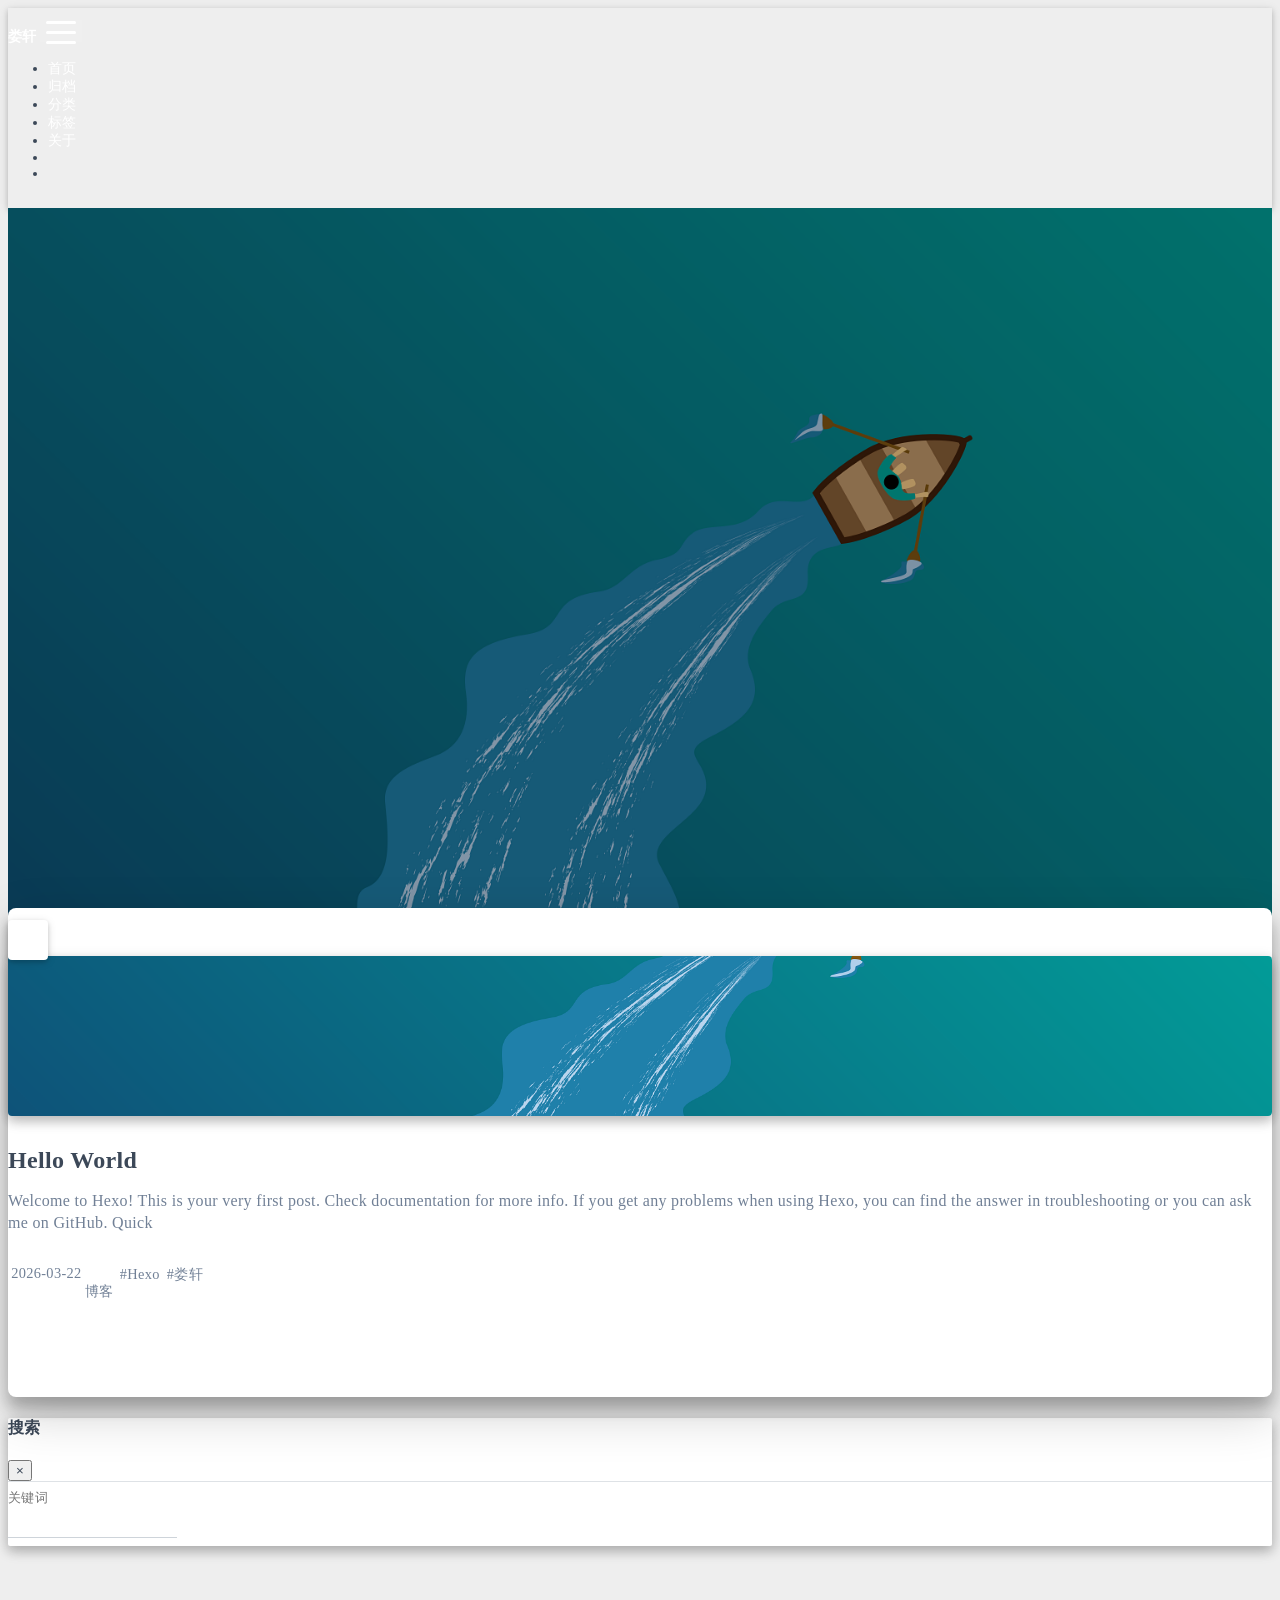
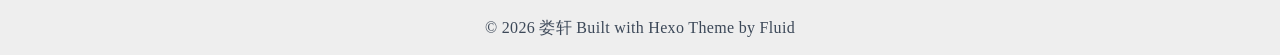
<file: index.html>
<!DOCTYPE html>
<html lang="zh-CN" data-default-color-scheme=auto>



<head>
  <meta charset="UTF-8">

  <link rel="apple-touch-icon" sizes="76x76" href="/img/fcvicon.png">
  <link rel="icon" href="/img/favicon.png">
  

  <meta name="viewport" content="width=device-width, initial-scale=1.0, maximum-scale=5.0, shrink-to-fit=no">
  <meta http-equiv="x-ua-compatible" content="ie=edge">
  
  <meta name="theme-color" content="#2f4154">
  <meta name="author" content="娄轩">
  <meta name="keywords" content="知识库,技术博客,娄轩">
  
    <meta name="description" content="「个人专属知识库」，沉淀干货、拆解新知、记录成长!">
<meta property="og:type" content="website">
<meta property="og:title" content="娄轩">
<meta property="og:url" content="https://louxuan.github.io/index.html">
<meta property="og:site_name" content="娄轩">
<meta property="og:description" content="「个人专属知识库」，沉淀干货、拆解新知、记录成长!">
<meta property="og:locale" content="zh_CN">
<meta property="article:author" content="娄轩">
<meta property="article:tag" content="知识库">
<meta property="article:tag" content="技术博客">
<meta property="article:tag" content="娄轩">
<meta name="twitter:card" content="summary_large_image">
  
  
  
  <title>娄轩</title>

  <link  rel="stylesheet" href="https://lib.baomitu.com/twitter-bootstrap/4.6.1/css/bootstrap.min.css" />





<!-- 主题依赖的图标库，不要自行修改 -->
<!-- Do not modify the link that theme dependent icons -->

<link rel="stylesheet" href="//at.alicdn.com/t/c/font_1749284_5i9bdhy70f8.css">



<link rel="stylesheet" href="//at.alicdn.com/t/c/font_1736178_k526ubmyhba.css">


<link  rel="stylesheet" href="/css/main.css" />


  <link id="highlight-css" rel="stylesheet" href="/css/highlight.css" />
  
    <link id="highlight-css-dark" rel="stylesheet" href="/css/highlight-dark.css" />
  




  <script id="fluid-configs">
    var Fluid = window.Fluid || {};
    Fluid.ctx = Object.assign({}, Fluid.ctx)
    var CONFIG = {"hostname":"louxuan.github.io","root":"/","version":"1.9.9","typing":{"enable":true,"typeSpeed":70,"cursorChar":"_","loop":false,"scope":[]},"anchorjs":{"enable":true,"element":"h1,h2,h3,h4,h5,h6","placement":"left","visible":"hover","icon":""},"progressbar":{"enable":true,"height_px":3,"color":"#29d","options":{"showSpinner":false,"trickleSpeed":100}},"code_language":{"enable":true,"default":"TEXT"},"copy_btn":true,"image_caption":{"enable":true},"image_zoom":{"enable":true,"img_url_replace":["",""]},"toc":{"enable":true,"expand_all":true,"placement":"right","headingSelector":"h1,h2,h3,h4,h5,h6","collapseDepth":0},"lazyload":{"enable":true,"loading_img":"/img/loading.gif","onlypost":false,"offset_factor":2},"web_analytics":{"enable":false,"follow_dnt":true,"baidu":null,"google":{"measurement_id":null},"tencent":{"sid":null,"cid":null},"leancloud":{"app_id":null,"app_key":null,"server_url":null,"path":"window.location.pathname","ignore_local":false},"openkounter":{"server_url":"https://open-kounter.mintimate.cn","path":"window.location.pathname","ignore_local":false},"umami":{"src":null,"website_id":null,"domains":null,"start_time":"2024-01-01T00:00:00.000Z","token":null,"api_server":null}},"search_path":"/local-search.xml","include_content_in_search":true};

    if (CONFIG.web_analytics.follow_dnt) {
      var dntVal = navigator.doNotTrack || window.doNotTrack || navigator.msDoNotTrack;
      Fluid.ctx.dnt = dntVal && (dntVal.startsWith('1') || dntVal.startsWith('yes') || dntVal.startsWith('on'));
    }
  </script>
  <script  src="/js/utils.js" ></script>
  <script  src="/js/color-schema.js" ></script>
  


  
<meta name="generator" content="Hexo 7.3.0"></head>


<body>
  

  <header>
    

<div class="header-inner" style="height: 100vh;">
  <nav id="navbar" class="navbar fixed-top  navbar-expand-lg navbar-dark scrolling-navbar">
  <div class="container">
    <a class="navbar-brand" href="/">
      <strong>娄轩</strong>
    </a>

    <button id="navbar-toggler-btn" class="navbar-toggler" type="button" data-toggle="collapse"
            data-target="#navbarSupportedContent"
            aria-controls="navbarSupportedContent" aria-expanded="false" aria-label="Toggle navigation">
      <div class="animated-icon"><span></span><span></span><span></span></div>
    </button>

    <!-- Collapsible content (desktop) -->
    <div class="collapse navbar-collapse" id="navbarSupportedContent">
      <ul class="navbar-nav ml-auto text-center">
        
          
          
          
          
            <li class="nav-item">
              <a class="nav-link" href="/" target="_self">
                <i class="iconfont icon-home-fill"></i>
                <span>首页</span>
              </a>
            </li>
          
        
          
          
          
          
            <li class="nav-item">
              <a class="nav-link" href="/archives/" target="_self">
                <i class="iconfont icon-archive-fill"></i>
                <span>归档</span>
              </a>
            </li>
          
        
          
          
          
          
            <li class="nav-item">
              <a class="nav-link" href="/categories/" target="_self">
                <i class="iconfont icon-category-fill"></i>
                <span>分类</span>
              </a>
            </li>
          
        
          
          
          
          
            <li class="nav-item">
              <a class="nav-link" href="/tags/" target="_self">
                <i class="iconfont icon-tags-fill"></i>
                <span>标签</span>
              </a>
            </li>
          
        
          
          
          
          
            <li class="nav-item">
              <a class="nav-link" href="/about/" target="_self">
                <i class="iconfont icon-user-fill"></i>
                <span>关于</span>
              </a>
            </li>
          
        
        
          <li class="nav-item" id="search-btn">
            <a class="nav-link" target="_self" href="javascript:;" data-toggle="modal" data-target="#modalSearch" aria-label="Search">
              <i class="iconfont icon-search"></i>
            </a>
          </li>
          
        
        
          <li class="nav-item" id="color-toggle-btn">
            <a class="nav-link" target="_self" href="javascript:;" aria-label="Color Toggle">
              <i class="iconfont icon-dark" id="color-toggle-icon"></i>
            </a>
          </li>
        
      </ul>
    </div>
  </div>
</nav>

<!-- Mobile grid menu overlay -->
<div id="mobile-grid-menu" class="d-lg-none">
  <div class="mobile-grid-menu-inner">
    <div class="container">
      <div class="row">
        
          
          
          
          
            <div class="col-4 mobile-grid-cell">
              <a href="/" target="_self">
                <div class="mobile-grid-item">
                  <i class="iconfont icon-home-fill"></i>
                  <span>首页</span>
                </div>
              </a>
            </div>
          
        
          
          
          
          
            <div class="col-4 mobile-grid-cell">
              <a href="/archives/" target="_self">
                <div class="mobile-grid-item">
                  <i class="iconfont icon-archive-fill"></i>
                  <span>归档</span>
                </div>
              </a>
            </div>
          
        
          
          
          
          
            <div class="col-4 mobile-grid-cell">
              <a href="/categories/" target="_self">
                <div class="mobile-grid-item">
                  <i class="iconfont icon-category-fill"></i>
                  <span>分类</span>
                </div>
              </a>
            </div>
          
        
          
          
          
          
            <div class="col-4 mobile-grid-cell">
              <a href="/tags/" target="_self">
                <div class="mobile-grid-item">
                  <i class="iconfont icon-tags-fill"></i>
                  <span>标签</span>
                </div>
              </a>
            </div>
          
        
          
          
          
          
            <div class="col-4 mobile-grid-cell">
              <a href="/about/" target="_self">
                <div class="mobile-grid-item">
                  <i class="iconfont icon-user-fill"></i>
                  <span>关于</span>
                </div>
              </a>
            </div>
          
        
        
          <div class="col-4 mobile-grid-cell" id="mobile-search-btn">
            <a href="javascript:;" data-toggle="modal" data-target="#modalSearch" aria-label="Search">
              <div class="mobile-grid-item">
                <i class="iconfont icon-search"></i>
                <span>搜索</span>
              </div>
            </a>
          </div>
        
        
          <div class="col-4 mobile-grid-cell" id="mobile-color-toggle-btn"
               data-label-light="开灯"
               data-label-dark="关灯">
            <a href="javascript:;" aria-label="Color Toggle">
              <div class="mobile-grid-item">
                <i class="iconfont icon-dark" id="mobile-color-toggle-icon"></i>
                <span id="mobile-color-toggle-label">关灯</span>
              </div>
            </a>
          </div>
        
      </div>
    </div>
  </div>
</div>

  

<div id="banner" class="banner" parallax=true
     style="background: url('/img/bg/default.png') no-repeat center center; background-size: cover;">
  <div class="full-bg-img">
    <div class="mask flex-center" style="background-color: rgba(0, 0, 0, 0.3)">
      <div class="banner-text text-center fade-in-up">
        <div class="h2">
          
            <span id="subtitle" data-typed-text="「个人专属知识库」，沉淀干货、拆解新知、记录成长!"></span>
          
        </div>

        
      </div>

      
        <div class="scroll-down-bar">
          <i class="iconfont icon-arrowdown"></i>
        </div>
      
    </div>
  </div>
</div>



</div>

  </header>

  <main>
    
      <div class="container nopadding-x-md">
        <div id="board"
          style="margin-top: 0">
          
          <div class="container">
            <div class="row">
              <div class="col-12 col-md-10 m-auto">
                

<h1 style="display: none">娄轩</h1>

  <div class="row mx-auto index-card">
    
    
      <div class="col-12 col-md-4 m-auto index-img">
        <a href="/2026/03/22/hello-world/" target="_self">
          <img src="/img/bg/default.png" srcset="/img/loading.gif" lazyload alt="Hello World">
        </a>
      </div>
    
    <article class="col-12 col-md-8 mx-auto index-info">
      <h2 class="index-header">
        
        <a href="/2026/03/22/hello-world/" target="_self">
          Hello World
        </a>
      </h2>

      
      <a class="index-excerpt " href="/2026/03/22/hello-world/" target="_self">
        <div>
          Welcome to Hexo! This is your very first post. Check documentation for more info. If you get any problems when using Hexo, you can find the answer in troubleshooting or you can ask me on GitHub. Quick
        </div>
      </a>

      <div class="index-btm post-metas">
        
          <div class="post-meta mr-3">
            <i class="iconfont icon-date"></i>
            <time datetime="2026-03-22 10:22" pubdate>
              2026-03-22
            </time>
          </div>
        
        
          <div class="post-meta mr-3 d-flex align-items-center">
            <i class="iconfont icon-category"></i>
            

<span class="category-chains">
  
  
    
      <span class="category-chain">
        
  <a href="/categories/%E5%8D%9A%E5%AE%A2/" class="category-chain-item">博客</a>
  
  

      </span>
    
  
</span>

          </div>
        
        
          <div class="post-meta">
            <i class="iconfont icon-tags"></i>
            
              <a href="/tags/Hexo/">#Hexo</a>
            
              <a href="/tags/%E5%A8%84%E8%BD%A9/">#娄轩</a>
            
          </div>
        
      </div>
    </article>
  </div>





              </div>
            </div>
          </div>
        </div>
      </div>
    

    
      <a id="scroll-top-button" aria-label="TOP" href="#" role="button">
        <i class="iconfont icon-arrowup" aria-hidden="true"></i>
      </a>
    

    
      <div class="modal fade" id="modalSearch" tabindex="-1" role="dialog" aria-labelledby="ModalLabel"
     aria-hidden="true">
  <div class="modal-dialog modal-dialog-scrollable modal-lg" role="document">
    <div class="modal-content">
      <div class="modal-header text-center">
        <h4 class="modal-title w-100 font-weight-bold">搜索</h4>
        <button type="button" id="local-search-close" class="close" data-dismiss="modal" aria-label="Close">
          <span aria-hidden="true">&times;</span>
        </button>
      </div>
      <div class="modal-body mx-3">
        <div class="md-form mb-5">
          <input type="text" id="local-search-input" class="form-control validate">
          <label data-error="x" data-success="v" for="local-search-input">关键词</label>
        </div>
        <div class="list-group" id="local-search-result"></div>
      </div>
    </div>
  </div>
</div>

    

    
  </main>

  <footer>
    <div class="footer-inner">
  
    <div class="footer-content">
       © 2026 <a href="https://louxuan.github.io" target="_blank" rel="nofollow noopener"><span>娄轩</span></a>  Built with <a href="https://hexo.io" target="_blank" rel="nofollow noopener"><span>Hexo</span></a>
Theme by <a href="https://github.com/fluid-dev/hexo-theme-fluid" target="_blank" rel="nofollow noopener"><span>Fluid</span></a> 
    </div>
  
  
  
</div>

  </footer>

  <!-- Scripts -->
  
  <script  src="https://lib.baomitu.com/nprogress/0.2.0/nprogress.min.js" ></script>
  <link  rel="stylesheet" href="https://lib.baomitu.com/nprogress/0.2.0/nprogress.min.css" />

  <script>
    NProgress.configure({"showSpinner":false,"trickleSpeed":100})
    NProgress.start()
    window.addEventListener('load', function() {
      NProgress.done();
    })
  </script>


<script  src="https://lib.baomitu.com/jquery/3.6.4/jquery.min.js" ></script>
<script  src="https://lib.baomitu.com/twitter-bootstrap/4.6.1/js/bootstrap.min.js" ></script>
<script  src="/js/events.js" ></script>
<script  src="/js/plugins.js" ></script>


  <script  src="https://lib.baomitu.com/typed.js/2.0.12/typed.min.js" ></script>
  <script>
    (function (window, document) {
      var typing = Fluid.plugins.typing;
      var subtitle = document.getElementById('subtitle');
      if (!subtitle || !typing) {
        return;
      }
      var text = subtitle.getAttribute('data-typed-text');
      
        typing(text);
      
    })(window, document);
  </script>




  
    <script  src="/js/img-lazyload.js" ></script>
  




  <script  src="/js/local-search.js" ></script>





<!-- 主题的启动项，将它保持在最底部 -->
<!-- the boot of the theme, keep it at the bottom -->
<script  src="/js/boot.js" ></script>


  

  <noscript>
    <div class="noscript-warning">博客在允许 JavaScript 运行的环境下浏览效果更佳</div>
  </noscript>
</body>
</html>
</file>
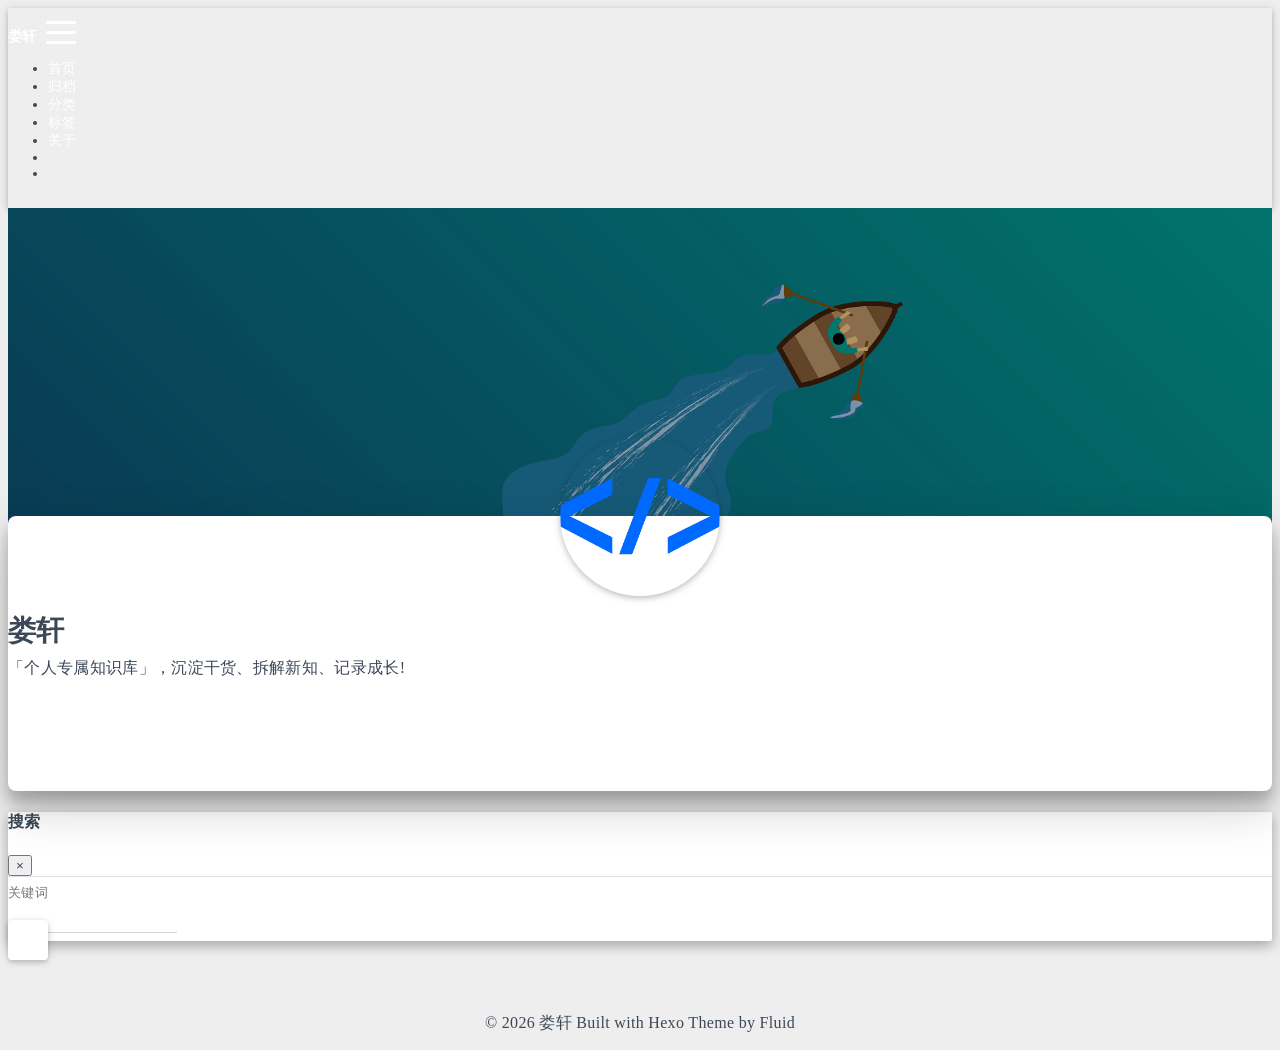
<file: about/index.html>
<!DOCTYPE html>
<html lang="zh-CN" data-default-color-scheme=auto>



<head>
  <meta charset="UTF-8">

  <link rel="apple-touch-icon" sizes="76x76" href="/img/fcvicon.png">
  <link rel="icon" href="/img/favicon.png">
  

  <meta name="viewport" content="width=device-width, initial-scale=1.0, maximum-scale=5.0, shrink-to-fit=no">
  <meta http-equiv="x-ua-compatible" content="ie=edge">
  
  <meta name="theme-color" content="#2f4154">
  <meta name="author" content="娄轩">
  <meta name="keywords" content="知识库,技术博客,娄轩">
  
    <meta name="description" content="「个人专属知识库」，沉淀干货、拆解新知、记录成长!">
<meta property="og:type" content="website">
<meta property="og:title" content="关于">
<meta property="og:url" content="https://louxuan.github.io/about/index.html">
<meta property="og:site_name" content="娄轩">
<meta property="og:description" content="「个人专属知识库」，沉淀干货、拆解新知、记录成长!">
<meta property="og:locale" content="zh_CN">
<meta property="article:published_time" content="2026-03-22T01:12:52.176Z">
<meta property="article:modified_time" content="2026-03-22T01:12:52.176Z">
<meta property="article:author" content="娄轩">
<meta property="article:tag" content="知识库">
<meta property="article:tag" content="技术博客">
<meta property="article:tag" content="娄轩">
<meta name="twitter:card" content="summary_large_image">
  
  
  
  <title>关于 - 娄轩</title>

  <link  rel="stylesheet" href="https://lib.baomitu.com/twitter-bootstrap/4.6.1/css/bootstrap.min.css" />



  <link  rel="stylesheet" href="https://lib.baomitu.com/github-markdown-css/4.0.0/github-markdown.min.css" />

  <link  rel="stylesheet" href="https://lib.baomitu.com/hint.css/2.7.0/hint.min.css" />

  <link  rel="stylesheet" href="https://lib.baomitu.com/fancybox/3.5.7/jquery.fancybox.min.css" />



<!-- 主题依赖的图标库，不要自行修改 -->
<!-- Do not modify the link that theme dependent icons -->

<link rel="stylesheet" href="//at.alicdn.com/t/c/font_1749284_5i9bdhy70f8.css">



<link rel="stylesheet" href="//at.alicdn.com/t/c/font_1736178_k526ubmyhba.css">


<link  rel="stylesheet" href="/css/main.css" />


  <link id="highlight-css" rel="stylesheet" href="/css/highlight.css" />
  
    <link id="highlight-css-dark" rel="stylesheet" href="/css/highlight-dark.css" />
  




  <script id="fluid-configs">
    var Fluid = window.Fluid || {};
    Fluid.ctx = Object.assign({}, Fluid.ctx)
    var CONFIG = {"hostname":"louxuan.github.io","root":"/","version":"1.9.9","typing":{"enable":true,"typeSpeed":70,"cursorChar":"_","loop":false,"scope":[]},"anchorjs":{"enable":true,"element":"h1,h2,h3,h4,h5,h6","placement":"left","visible":"hover","icon":""},"progressbar":{"enable":true,"height_px":3,"color":"#29d","options":{"showSpinner":false,"trickleSpeed":100}},"code_language":{"enable":true,"default":"TEXT"},"copy_btn":true,"image_caption":{"enable":true},"image_zoom":{"enable":true,"img_url_replace":["",""]},"toc":{"enable":true,"expand_all":true,"placement":"right","headingSelector":"h1,h2,h3,h4,h5,h6","collapseDepth":0},"lazyload":{"enable":true,"loading_img":"/img/loading.gif","onlypost":false,"offset_factor":2},"web_analytics":{"enable":false,"follow_dnt":true,"baidu":null,"google":{"measurement_id":null},"tencent":{"sid":null,"cid":null},"leancloud":{"app_id":null,"app_key":null,"server_url":null,"path":"window.location.pathname","ignore_local":false},"openkounter":{"server_url":"https://open-kounter.mintimate.cn","path":"window.location.pathname","ignore_local":false},"umami":{"src":null,"website_id":null,"domains":null,"start_time":"2024-01-01T00:00:00.000Z","token":null,"api_server":null}},"search_path":"/local-search.xml","include_content_in_search":true};

    if (CONFIG.web_analytics.follow_dnt) {
      var dntVal = navigator.doNotTrack || window.doNotTrack || navigator.msDoNotTrack;
      Fluid.ctx.dnt = dntVal && (dntVal.startsWith('1') || dntVal.startsWith('yes') || dntVal.startsWith('on'));
    }
  </script>
  <script  src="/js/utils.js" ></script>
  <script  src="/js/color-schema.js" ></script>
  


  
<meta name="generator" content="Hexo 7.3.0"></head>


<body>
  

  <header>
    

<div class="header-inner" style="height: 60vh;">
  <nav id="navbar" class="navbar fixed-top  navbar-expand-lg navbar-dark scrolling-navbar">
  <div class="container">
    <a class="navbar-brand" href="/">
      <strong>娄轩</strong>
    </a>

    <button id="navbar-toggler-btn" class="navbar-toggler" type="button" data-toggle="collapse"
            data-target="#navbarSupportedContent"
            aria-controls="navbarSupportedContent" aria-expanded="false" aria-label="Toggle navigation">
      <div class="animated-icon"><span></span><span></span><span></span></div>
    </button>

    <!-- Collapsible content (desktop) -->
    <div class="collapse navbar-collapse" id="navbarSupportedContent">
      <ul class="navbar-nav ml-auto text-center">
        
          
          
          
          
            <li class="nav-item">
              <a class="nav-link" href="/" target="_self">
                <i class="iconfont icon-home-fill"></i>
                <span>首页</span>
              </a>
            </li>
          
        
          
          
          
          
            <li class="nav-item">
              <a class="nav-link" href="/archives/" target="_self">
                <i class="iconfont icon-archive-fill"></i>
                <span>归档</span>
              </a>
            </li>
          
        
          
          
          
          
            <li class="nav-item">
              <a class="nav-link" href="/categories/" target="_self">
                <i class="iconfont icon-category-fill"></i>
                <span>分类</span>
              </a>
            </li>
          
        
          
          
          
          
            <li class="nav-item">
              <a class="nav-link" href="/tags/" target="_self">
                <i class="iconfont icon-tags-fill"></i>
                <span>标签</span>
              </a>
            </li>
          
        
          
          
          
          
            <li class="nav-item">
              <a class="nav-link" href="/about/" target="_self">
                <i class="iconfont icon-user-fill"></i>
                <span>关于</span>
              </a>
            </li>
          
        
        
          <li class="nav-item" id="search-btn">
            <a class="nav-link" target="_self" href="javascript:;" data-toggle="modal" data-target="#modalSearch" aria-label="Search">
              <i class="iconfont icon-search"></i>
            </a>
          </li>
          
        
        
          <li class="nav-item" id="color-toggle-btn">
            <a class="nav-link" target="_self" href="javascript:;" aria-label="Color Toggle">
              <i class="iconfont icon-dark" id="color-toggle-icon"></i>
            </a>
          </li>
        
      </ul>
    </div>
  </div>
</nav>

<!-- Mobile grid menu overlay -->
<div id="mobile-grid-menu" class="d-lg-none">
  <div class="mobile-grid-menu-inner">
    <div class="container">
      <div class="row">
        
          
          
          
          
            <div class="col-4 mobile-grid-cell">
              <a href="/" target="_self">
                <div class="mobile-grid-item">
                  <i class="iconfont icon-home-fill"></i>
                  <span>首页</span>
                </div>
              </a>
            </div>
          
        
          
          
          
          
            <div class="col-4 mobile-grid-cell">
              <a href="/archives/" target="_self">
                <div class="mobile-grid-item">
                  <i class="iconfont icon-archive-fill"></i>
                  <span>归档</span>
                </div>
              </a>
            </div>
          
        
          
          
          
          
            <div class="col-4 mobile-grid-cell">
              <a href="/categories/" target="_self">
                <div class="mobile-grid-item">
                  <i class="iconfont icon-category-fill"></i>
                  <span>分类</span>
                </div>
              </a>
            </div>
          
        
          
          
          
          
            <div class="col-4 mobile-grid-cell">
              <a href="/tags/" target="_self">
                <div class="mobile-grid-item">
                  <i class="iconfont icon-tags-fill"></i>
                  <span>标签</span>
                </div>
              </a>
            </div>
          
        
          
          
          
          
            <div class="col-4 mobile-grid-cell">
              <a href="/about/" target="_self">
                <div class="mobile-grid-item">
                  <i class="iconfont icon-user-fill"></i>
                  <span>关于</span>
                </div>
              </a>
            </div>
          
        
        
          <div class="col-4 mobile-grid-cell" id="mobile-search-btn">
            <a href="javascript:;" data-toggle="modal" data-target="#modalSearch" aria-label="Search">
              <div class="mobile-grid-item">
                <i class="iconfont icon-search"></i>
                <span>搜索</span>
              </div>
            </a>
          </div>
        
        
          <div class="col-4 mobile-grid-cell" id="mobile-color-toggle-btn"
               data-label-light="开灯"
               data-label-dark="关灯">
            <a href="javascript:;" aria-label="Color Toggle">
              <div class="mobile-grid-item">
                <i class="iconfont icon-dark" id="mobile-color-toggle-icon"></i>
                <span id="mobile-color-toggle-label">关灯</span>
              </div>
            </a>
          </div>
        
      </div>
    </div>
  </div>
</div>

  

<div id="banner" class="banner" parallax=true
     style="background: url('/img/bg/default.png') no-repeat center center; background-size: cover;">
  <div class="full-bg-img">
    <div class="mask flex-center" style="background-color: rgba(0, 0, 0, 0.3)">
      <div class="banner-text text-center fade-in-up">
        <div class="h2">
          
            <span id="subtitle" data-typed-text="关于"></span>
          
        </div>

        
      </div>

      
    </div>
  </div>
</div>



</div>

  </header>

  <main>
    
      <div class="container nopadding-x-md">
        <div id="board"
          >
          
            <div class="about-avatar">
              <img src="/img/avatar.png" srcset="/img/loading.gif" lazyload class="img-fluid" alt="avatar">
            </div>
          
          <div class="container">
            <div class="row">
              <div class="col-12 col-md-10 m-auto">
                

<div class="text-center">
  <div class="about-info">
    <div class="about-name">娄轩</div>
    <div class="about-intro">「个人专属知识库」，沉淀干货、拆解新知、记录成长!</div>
    <div class="about-icons">
      
        
        
        
        <a href=https://github.com/louxuan class="
           hint--bottom hint--rounded"
           aria-label="GitHub"
           target="_blank"
        >
          <i class="iconfont icon-github-fill" aria-hidden="true"></i>
          
        </a>
      
        
        
        
        <a href=https://louxuan.github.io class="
           hint--bottom hint--rounded"
           aria-label="娄轩"
           target="_blank"
        >
          <i class="iconfont icon-github-fill" aria-hidden="true"></i>
          
        </a>
      
    </div>
  </div>
</div>

<article class="about-content page-content mt-5">
  <div class="markdown-body">
    
  </div>

  
</article>





  



  



  



  



  





              </div>
            </div>
          </div>
        </div>
      </div>
    

    
      <a id="scroll-top-button" aria-label="TOP" href="#" role="button">
        <i class="iconfont icon-arrowup" aria-hidden="true"></i>
      </a>
    

    
      <div class="modal fade" id="modalSearch" tabindex="-1" role="dialog" aria-labelledby="ModalLabel"
     aria-hidden="true">
  <div class="modal-dialog modal-dialog-scrollable modal-lg" role="document">
    <div class="modal-content">
      <div class="modal-header text-center">
        <h4 class="modal-title w-100 font-weight-bold">搜索</h4>
        <button type="button" id="local-search-close" class="close" data-dismiss="modal" aria-label="Close">
          <span aria-hidden="true">&times;</span>
        </button>
      </div>
      <div class="modal-body mx-3">
        <div class="md-form mb-5">
          <input type="text" id="local-search-input" class="form-control validate">
          <label data-error="x" data-success="v" for="local-search-input">关键词</label>
        </div>
        <div class="list-group" id="local-search-result"></div>
      </div>
    </div>
  </div>
</div>

    

    
  </main>

  <footer>
    <div class="footer-inner">
  
    <div class="footer-content">
       © 2026 <a href="https://louxuan.github.io" target="_blank" rel="nofollow noopener"><span>娄轩</span></a>  Built with <a href="https://hexo.io" target="_blank" rel="nofollow noopener"><span>Hexo</span></a>
Theme by <a href="https://github.com/fluid-dev/hexo-theme-fluid" target="_blank" rel="nofollow noopener"><span>Fluid</span></a> 
    </div>
  
  
  
</div>

  </footer>

  <!-- Scripts -->
  
  <script  src="https://lib.baomitu.com/nprogress/0.2.0/nprogress.min.js" ></script>
  <link  rel="stylesheet" href="https://lib.baomitu.com/nprogress/0.2.0/nprogress.min.css" />

  <script>
    NProgress.configure({"showSpinner":false,"trickleSpeed":100})
    NProgress.start()
    window.addEventListener('load', function() {
      NProgress.done();
    })
  </script>


<script  src="https://lib.baomitu.com/jquery/3.6.4/jquery.min.js" ></script>
<script  src="https://lib.baomitu.com/twitter-bootstrap/4.6.1/js/bootstrap.min.js" ></script>
<script  src="/js/events.js" ></script>
<script  src="/js/plugins.js" ></script>


  <script  src="https://lib.baomitu.com/typed.js/2.0.12/typed.min.js" ></script>
  <script>
    (function (window, document) {
      var typing = Fluid.plugins.typing;
      var subtitle = document.getElementById('subtitle');
      if (!subtitle || !typing) {
        return;
      }
      var text = subtitle.getAttribute('data-typed-text');
      
        typing(text);
      
    })(window, document);
  </script>




  
    <script  src="/js/img-lazyload.js" ></script>
  




  <script src=https://lib.baomitu.com/clipboard.js/2.0.11/clipboard.min.js></script>

  <script>Fluid.plugins.codeWidget();</script>


  
<script>
  Fluid.utils.createScript('https://lib.baomitu.com/anchor-js/5.0.0/anchor.min.js', function() {
    window.anchors.options = {
      placement: CONFIG.anchorjs.placement,
      visible  : CONFIG.anchorjs.visible
    };
    if (CONFIG.anchorjs.icon) {
      window.anchors.options.icon = CONFIG.anchorjs.icon;
    }
    var el = (CONFIG.anchorjs.element || 'h1,h2,h3,h4,h5,h6').split(',');
    var res = [];
    for (var item of el) {
      res.push('.markdown-body > ' + item.trim());
    }
    if (CONFIG.anchorjs.placement === 'left') {
      window.anchors.options.class = 'anchorjs-link-left';
    }
    window.anchors.add(res.join(', '));

    Fluid.events.registerRefreshCallback(function() {
      if ('anchors' in window) {
        anchors.removeAll();
        var el = (CONFIG.anchorjs.element || 'h1,h2,h3,h4,h5,h6').split(',');
        var res = [];
        for (var item of el) {
          res.push('.markdown-body > ' + item.trim());
        }
        if (CONFIG.anchorjs.placement === 'left') {
          anchors.options.class = 'anchorjs-link-left';
        }
        anchors.add(res.join(', '));
      }
    });
  });
</script>


  
<script>
  Fluid.utils.createScript('https://lib.baomitu.com/fancybox/3.5.7/jquery.fancybox.min.js', function() {
    Fluid.plugins.fancyBox();
  });
</script>


  <script>Fluid.plugins.imageCaption();</script>

  <script  src="/js/local-search.js" ></script>





<!-- 主题的启动项，将它保持在最底部 -->
<!-- the boot of the theme, keep it at the bottom -->
<script  src="/js/boot.js" ></script>


  

  <noscript>
    <div class="noscript-warning">博客在允许 JavaScript 运行的环境下浏览效果更佳</div>
  </noscript>
</body>
</html>
</file>
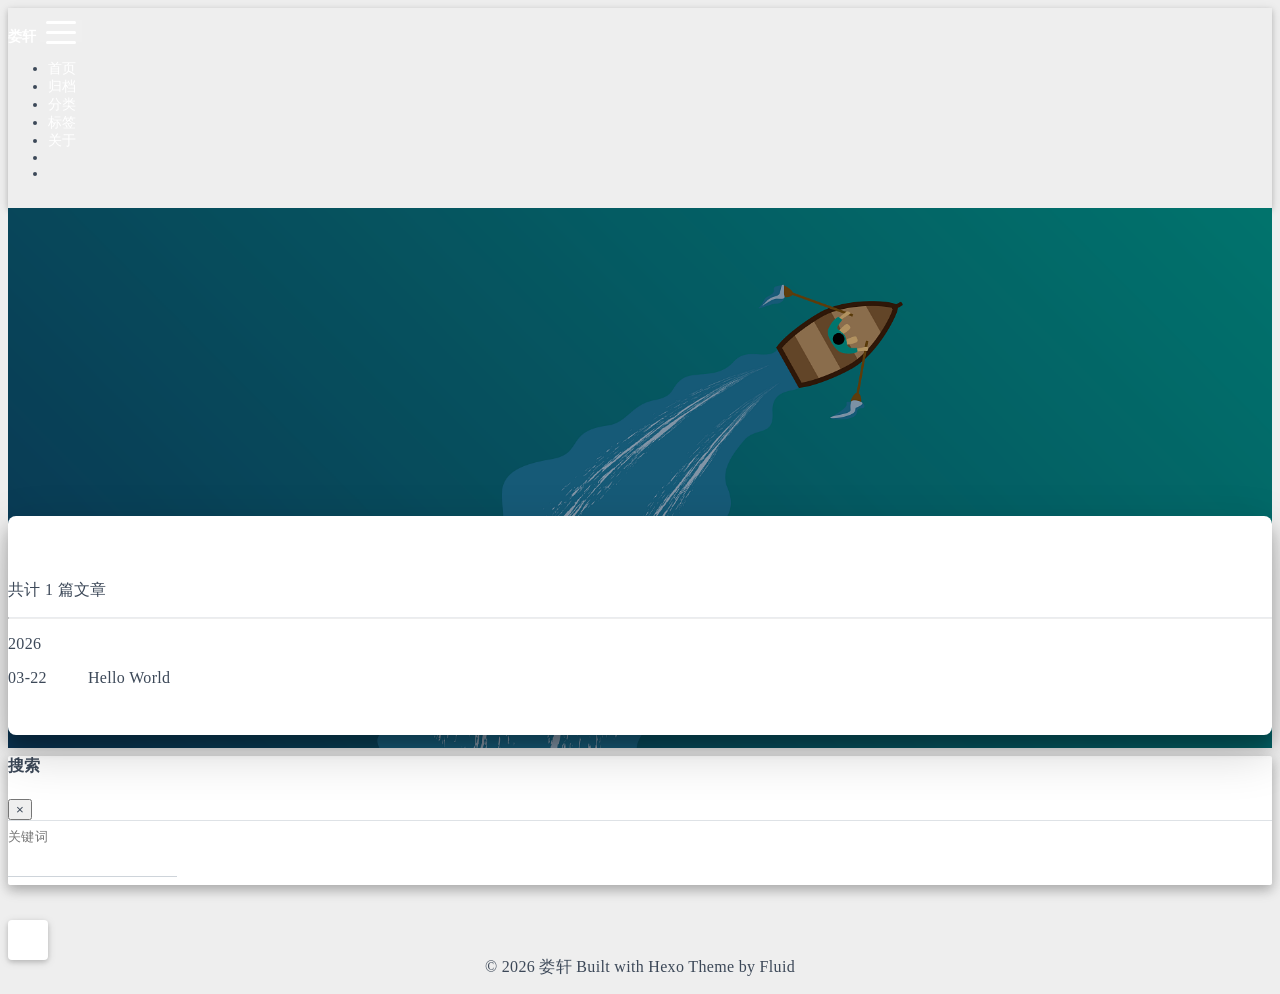
<file: archives/index.html>
<!DOCTYPE html>
<html lang="zh-CN" data-default-color-scheme=auto>



<head>
  <meta charset="UTF-8">

  <link rel="apple-touch-icon" sizes="76x76" href="/img/fcvicon.png">
  <link rel="icon" href="/img/favicon.png">
  

  <meta name="viewport" content="width=device-width, initial-scale=1.0, maximum-scale=5.0, shrink-to-fit=no">
  <meta http-equiv="x-ua-compatible" content="ie=edge">
  
  <meta name="theme-color" content="#2f4154">
  <meta name="author" content="娄轩">
  <meta name="keywords" content="知识库,技术博客,娄轩">
  
    <meta name="description" content="「个人专属知识库」，沉淀干货、拆解新知、记录成长!">
<meta property="og:type" content="website">
<meta property="og:title" content="归档">
<meta property="og:url" content="https://louxuan.github.io/archives/index.html">
<meta property="og:site_name" content="娄轩">
<meta property="og:description" content="「个人专属知识库」，沉淀干货、拆解新知、记录成长!">
<meta property="og:locale" content="zh_CN">
<meta property="article:author" content="娄轩">
<meta property="article:tag" content="知识库">
<meta property="article:tag" content="技术博客">
<meta property="article:tag" content="娄轩">
<meta name="twitter:card" content="summary_large_image">
  
  
  
  <title>归档 - 娄轩</title>

  <link  rel="stylesheet" href="https://lib.baomitu.com/twitter-bootstrap/4.6.1/css/bootstrap.min.css" />





<!-- 主题依赖的图标库，不要自行修改 -->
<!-- Do not modify the link that theme dependent icons -->

<link rel="stylesheet" href="//at.alicdn.com/t/c/font_1749284_5i9bdhy70f8.css">



<link rel="stylesheet" href="//at.alicdn.com/t/c/font_1736178_k526ubmyhba.css">


<link  rel="stylesheet" href="/css/main.css" />


  <link id="highlight-css" rel="stylesheet" href="/css/highlight.css" />
  
    <link id="highlight-css-dark" rel="stylesheet" href="/css/highlight-dark.css" />
  




  <script id="fluid-configs">
    var Fluid = window.Fluid || {};
    Fluid.ctx = Object.assign({}, Fluid.ctx)
    var CONFIG = {"hostname":"louxuan.github.io","root":"/","version":"1.9.9","typing":{"enable":true,"typeSpeed":70,"cursorChar":"_","loop":false,"scope":[]},"anchorjs":{"enable":true,"element":"h1,h2,h3,h4,h5,h6","placement":"left","visible":"hover","icon":""},"progressbar":{"enable":true,"height_px":3,"color":"#29d","options":{"showSpinner":false,"trickleSpeed":100}},"code_language":{"enable":true,"default":"TEXT"},"copy_btn":true,"image_caption":{"enable":true},"image_zoom":{"enable":true,"img_url_replace":["",""]},"toc":{"enable":true,"expand_all":true,"placement":"right","headingSelector":"h1,h2,h3,h4,h5,h6","collapseDepth":0},"lazyload":{"enable":true,"loading_img":"/img/loading.gif","onlypost":false,"offset_factor":2},"web_analytics":{"enable":false,"follow_dnt":true,"baidu":null,"google":{"measurement_id":null},"tencent":{"sid":null,"cid":null},"leancloud":{"app_id":null,"app_key":null,"server_url":null,"path":"window.location.pathname","ignore_local":false},"openkounter":{"server_url":"https://open-kounter.mintimate.cn","path":"window.location.pathname","ignore_local":false},"umami":{"src":null,"website_id":null,"domains":null,"start_time":"2024-01-01T00:00:00.000Z","token":null,"api_server":null}},"search_path":"/local-search.xml","include_content_in_search":true};

    if (CONFIG.web_analytics.follow_dnt) {
      var dntVal = navigator.doNotTrack || window.doNotTrack || navigator.msDoNotTrack;
      Fluid.ctx.dnt = dntVal && (dntVal.startsWith('1') || dntVal.startsWith('yes') || dntVal.startsWith('on'));
    }
  </script>
  <script  src="/js/utils.js" ></script>
  <script  src="/js/color-schema.js" ></script>
  


  
<meta name="generator" content="Hexo 7.3.0"></head>


<body>
  

  <header>
    

<div class="header-inner" style="height: 60vh;">
  <nav id="navbar" class="navbar fixed-top  navbar-expand-lg navbar-dark scrolling-navbar">
  <div class="container">
    <a class="navbar-brand" href="/">
      <strong>娄轩</strong>
    </a>

    <button id="navbar-toggler-btn" class="navbar-toggler" type="button" data-toggle="collapse"
            data-target="#navbarSupportedContent"
            aria-controls="navbarSupportedContent" aria-expanded="false" aria-label="Toggle navigation">
      <div class="animated-icon"><span></span><span></span><span></span></div>
    </button>

    <!-- Collapsible content (desktop) -->
    <div class="collapse navbar-collapse" id="navbarSupportedContent">
      <ul class="navbar-nav ml-auto text-center">
        
          
          
          
          
            <li class="nav-item">
              <a class="nav-link" href="/" target="_self">
                <i class="iconfont icon-home-fill"></i>
                <span>首页</span>
              </a>
            </li>
          
        
          
          
          
          
            <li class="nav-item">
              <a class="nav-link" href="/archives/" target="_self">
                <i class="iconfont icon-archive-fill"></i>
                <span>归档</span>
              </a>
            </li>
          
        
          
          
          
          
            <li class="nav-item">
              <a class="nav-link" href="/categories/" target="_self">
                <i class="iconfont icon-category-fill"></i>
                <span>分类</span>
              </a>
            </li>
          
        
          
          
          
          
            <li class="nav-item">
              <a class="nav-link" href="/tags/" target="_self">
                <i class="iconfont icon-tags-fill"></i>
                <span>标签</span>
              </a>
            </li>
          
        
          
          
          
          
            <li class="nav-item">
              <a class="nav-link" href="/about/" target="_self">
                <i class="iconfont icon-user-fill"></i>
                <span>关于</span>
              </a>
            </li>
          
        
        
          <li class="nav-item" id="search-btn">
            <a class="nav-link" target="_self" href="javascript:;" data-toggle="modal" data-target="#modalSearch" aria-label="Search">
              <i class="iconfont icon-search"></i>
            </a>
          </li>
          
        
        
          <li class="nav-item" id="color-toggle-btn">
            <a class="nav-link" target="_self" href="javascript:;" aria-label="Color Toggle">
              <i class="iconfont icon-dark" id="color-toggle-icon"></i>
            </a>
          </li>
        
      </ul>
    </div>
  </div>
</nav>

<!-- Mobile grid menu overlay -->
<div id="mobile-grid-menu" class="d-lg-none">
  <div class="mobile-grid-menu-inner">
    <div class="container">
      <div class="row">
        
          
          
          
          
            <div class="col-4 mobile-grid-cell">
              <a href="/" target="_self">
                <div class="mobile-grid-item">
                  <i class="iconfont icon-home-fill"></i>
                  <span>首页</span>
                </div>
              </a>
            </div>
          
        
          
          
          
          
            <div class="col-4 mobile-grid-cell">
              <a href="/archives/" target="_self">
                <div class="mobile-grid-item">
                  <i class="iconfont icon-archive-fill"></i>
                  <span>归档</span>
                </div>
              </a>
            </div>
          
        
          
          
          
          
            <div class="col-4 mobile-grid-cell">
              <a href="/categories/" target="_self">
                <div class="mobile-grid-item">
                  <i class="iconfont icon-category-fill"></i>
                  <span>分类</span>
                </div>
              </a>
            </div>
          
        
          
          
          
          
            <div class="col-4 mobile-grid-cell">
              <a href="/tags/" target="_self">
                <div class="mobile-grid-item">
                  <i class="iconfont icon-tags-fill"></i>
                  <span>标签</span>
                </div>
              </a>
            </div>
          
        
          
          
          
          
            <div class="col-4 mobile-grid-cell">
              <a href="/about/" target="_self">
                <div class="mobile-grid-item">
                  <i class="iconfont icon-user-fill"></i>
                  <span>关于</span>
                </div>
              </a>
            </div>
          
        
        
          <div class="col-4 mobile-grid-cell" id="mobile-search-btn">
            <a href="javascript:;" data-toggle="modal" data-target="#modalSearch" aria-label="Search">
              <div class="mobile-grid-item">
                <i class="iconfont icon-search"></i>
                <span>搜索</span>
              </div>
            </a>
          </div>
        
        
          <div class="col-4 mobile-grid-cell" id="mobile-color-toggle-btn"
               data-label-light="开灯"
               data-label-dark="关灯">
            <a href="javascript:;" aria-label="Color Toggle">
              <div class="mobile-grid-item">
                <i class="iconfont icon-dark" id="mobile-color-toggle-icon"></i>
                <span id="mobile-color-toggle-label">关灯</span>
              </div>
            </a>
          </div>
        
      </div>
    </div>
  </div>
</div>

  

<div id="banner" class="banner" parallax=true
     style="background: url('/img/bg/default.png') no-repeat center center; background-size: cover;">
  <div class="full-bg-img">
    <div class="mask flex-center" style="background-color: rgba(0, 0, 0, 0.3)">
      <div class="banner-text text-center fade-in-up">
        <div class="h2">
          
            <span id="subtitle" data-typed-text="归档"></span>
          
        </div>

        
      </div>

      
    </div>
  </div>
</div>



</div>

  </header>

  <main>
    
      <div class="container nopadding-x-md">
        <div id="board"
          >
          
          <div class="container">
            <div class="row">
              <div class="col-12 col-md-10 m-auto">
                

<div class="list-group">
  <p class="h4">共计 1 篇文章</p>
  <hr>
  
  
    
      
      <p class="h5">2026</p>
    
    <a href="/2026/03/22/hello-world/" class="list-group-item list-group-item-action">
      <time>03-22</time>
      <div class="list-group-item-title">Hello World</div>
    </a>
  
</div>





              </div>
            </div>
          </div>
        </div>
      </div>
    

    
      <a id="scroll-top-button" aria-label="TOP" href="#" role="button">
        <i class="iconfont icon-arrowup" aria-hidden="true"></i>
      </a>
    

    
      <div class="modal fade" id="modalSearch" tabindex="-1" role="dialog" aria-labelledby="ModalLabel"
     aria-hidden="true">
  <div class="modal-dialog modal-dialog-scrollable modal-lg" role="document">
    <div class="modal-content">
      <div class="modal-header text-center">
        <h4 class="modal-title w-100 font-weight-bold">搜索</h4>
        <button type="button" id="local-search-close" class="close" data-dismiss="modal" aria-label="Close">
          <span aria-hidden="true">&times;</span>
        </button>
      </div>
      <div class="modal-body mx-3">
        <div class="md-form mb-5">
          <input type="text" id="local-search-input" class="form-control validate">
          <label data-error="x" data-success="v" for="local-search-input">关键词</label>
        </div>
        <div class="list-group" id="local-search-result"></div>
      </div>
    </div>
  </div>
</div>

    

    
  </main>

  <footer>
    <div class="footer-inner">
  
    <div class="footer-content">
       © 2026 <a href="https://louxuan.github.io" target="_blank" rel="nofollow noopener"><span>娄轩</span></a>  Built with <a href="https://hexo.io" target="_blank" rel="nofollow noopener"><span>Hexo</span></a>
Theme by <a href="https://github.com/fluid-dev/hexo-theme-fluid" target="_blank" rel="nofollow noopener"><span>Fluid</span></a> 
    </div>
  
  
  
</div>

  </footer>

  <!-- Scripts -->
  
  <script  src="https://lib.baomitu.com/nprogress/0.2.0/nprogress.min.js" ></script>
  <link  rel="stylesheet" href="https://lib.baomitu.com/nprogress/0.2.0/nprogress.min.css" />

  <script>
    NProgress.configure({"showSpinner":false,"trickleSpeed":100})
    NProgress.start()
    window.addEventListener('load', function() {
      NProgress.done();
    })
  </script>


<script  src="https://lib.baomitu.com/jquery/3.6.4/jquery.min.js" ></script>
<script  src="https://lib.baomitu.com/twitter-bootstrap/4.6.1/js/bootstrap.min.js" ></script>
<script  src="/js/events.js" ></script>
<script  src="/js/plugins.js" ></script>


  <script  src="https://lib.baomitu.com/typed.js/2.0.12/typed.min.js" ></script>
  <script>
    (function (window, document) {
      var typing = Fluid.plugins.typing;
      var subtitle = document.getElementById('subtitle');
      if (!subtitle || !typing) {
        return;
      }
      var text = subtitle.getAttribute('data-typed-text');
      
        typing(text);
      
    })(window, document);
  </script>




  
    <script  src="/js/img-lazyload.js" ></script>
  




  <script  src="/js/local-search.js" ></script>





<!-- 主题的启动项，将它保持在最底部 -->
<!-- the boot of the theme, keep it at the bottom -->
<script  src="/js/boot.js" ></script>


  

  <noscript>
    <div class="noscript-warning">博客在允许 JavaScript 运行的环境下浏览效果更佳</div>
  </noscript>
</body>
</html>
</file>
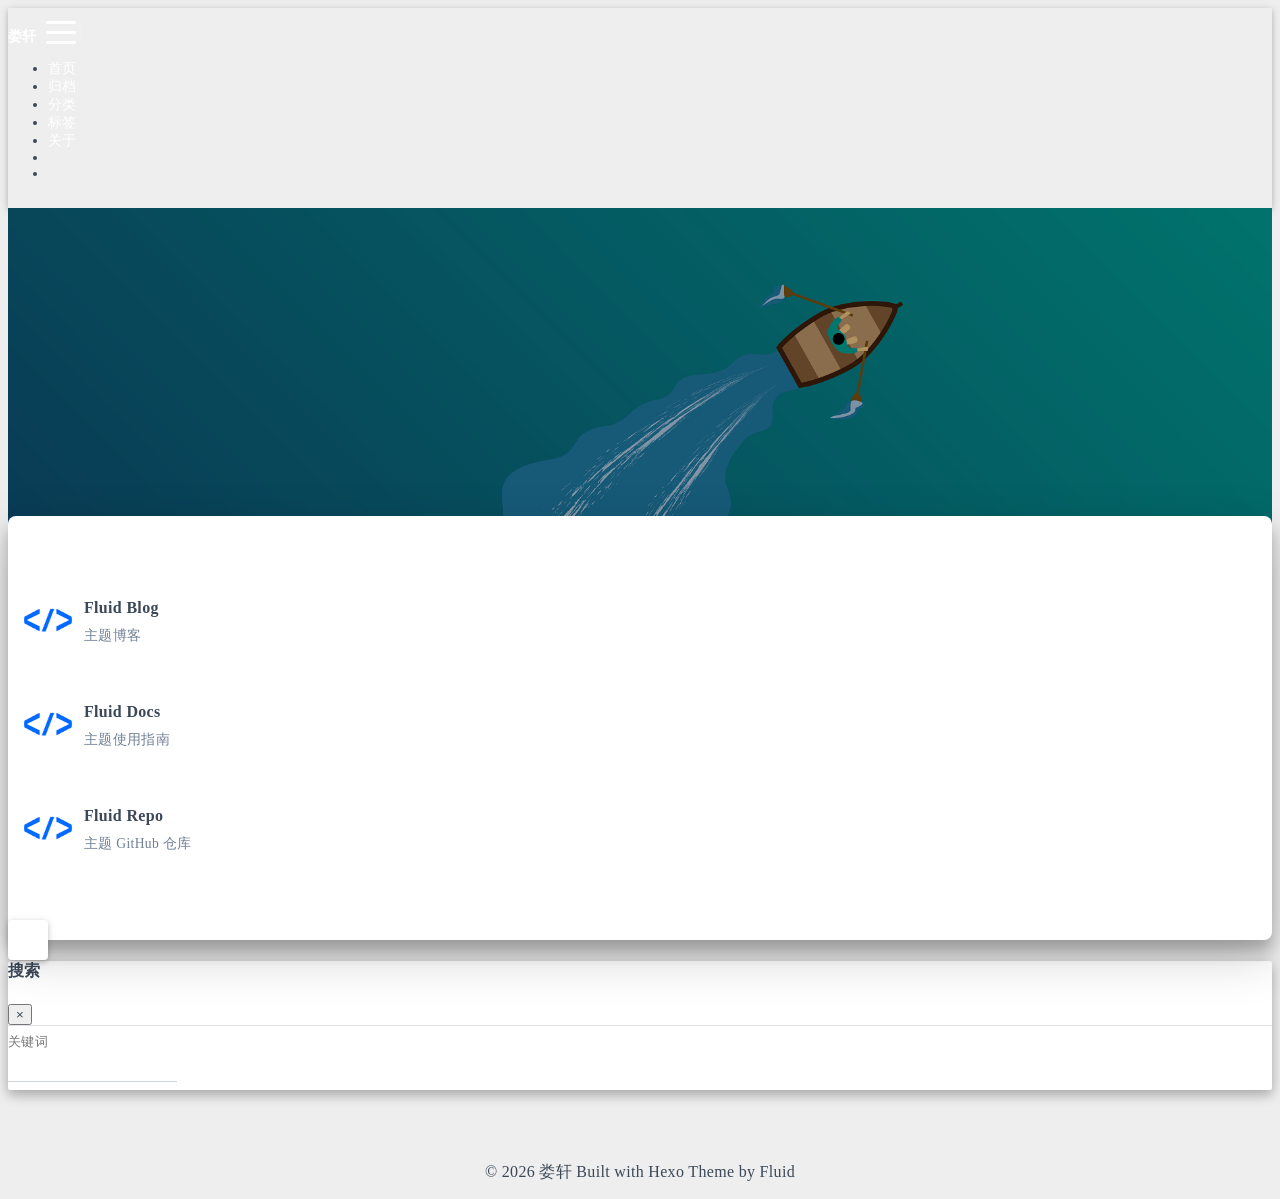
<file: links/index.html>
<!DOCTYPE html>
<html lang="zh-CN" data-default-color-scheme=auto>



<head>
  <meta charset="UTF-8">

  <link rel="apple-touch-icon" sizes="76x76" href="/img/fcvicon.png">
  <link rel="icon" href="/img/favicon.png">
  

  <meta name="viewport" content="width=device-width, initial-scale=1.0, maximum-scale=5.0, shrink-to-fit=no">
  <meta http-equiv="x-ua-compatible" content="ie=edge">
  
  <meta name="theme-color" content="#2f4154">
  <meta name="author" content="娄轩">
  <meta name="keywords" content="知识库,技术博客,娄轩">
  
    <meta name="description" content="「个人专属知识库」，沉淀干货、拆解新知、记录成长!">
<meta property="og:type" content="website">
<meta property="og:title" content="友链">
<meta property="og:url" content="https://louxuan.github.io/links/index.html">
<meta property="og:site_name" content="娄轩">
<meta property="og:description" content="「个人专属知识库」，沉淀干货、拆解新知、记录成长!">
<meta property="og:locale" content="zh_CN">
<meta property="article:author" content="娄轩">
<meta property="article:tag" content="知识库">
<meta property="article:tag" content="技术博客">
<meta property="article:tag" content="娄轩">
<meta name="twitter:card" content="summary_large_image">
  
  
  
  <title>友链 - 娄轩</title>

  <link  rel="stylesheet" href="https://lib.baomitu.com/twitter-bootstrap/4.6.1/css/bootstrap.min.css" />





<!-- 主题依赖的图标库，不要自行修改 -->
<!-- Do not modify the link that theme dependent icons -->

<link rel="stylesheet" href="//at.alicdn.com/t/c/font_1749284_5i9bdhy70f8.css">



<link rel="stylesheet" href="//at.alicdn.com/t/c/font_1736178_k526ubmyhba.css">


<link  rel="stylesheet" href="/css/main.css" />


  <link id="highlight-css" rel="stylesheet" href="/css/highlight.css" />
  
    <link id="highlight-css-dark" rel="stylesheet" href="/css/highlight-dark.css" />
  




  <script id="fluid-configs">
    var Fluid = window.Fluid || {};
    Fluid.ctx = Object.assign({}, Fluid.ctx)
    var CONFIG = {"hostname":"louxuan.github.io","root":"/","version":"1.9.9","typing":{"enable":true,"typeSpeed":70,"cursorChar":"_","loop":false,"scope":[]},"anchorjs":{"enable":true,"element":"h1,h2,h3,h4,h5,h6","placement":"left","visible":"hover","icon":""},"progressbar":{"enable":true,"height_px":3,"color":"#29d","options":{"showSpinner":false,"trickleSpeed":100}},"code_language":{"enable":true,"default":"TEXT"},"copy_btn":true,"image_caption":{"enable":true},"image_zoom":{"enable":true,"img_url_replace":["",""]},"toc":{"enable":true,"expand_all":true,"placement":"right","headingSelector":"h1,h2,h3,h4,h5,h6","collapseDepth":0},"lazyload":{"enable":true,"loading_img":"/img/loading.gif","onlypost":false,"offset_factor":2},"web_analytics":{"enable":false,"follow_dnt":true,"baidu":null,"google":{"measurement_id":null},"tencent":{"sid":null,"cid":null},"leancloud":{"app_id":null,"app_key":null,"server_url":null,"path":"window.location.pathname","ignore_local":false},"openkounter":{"server_url":"https://open-kounter.mintimate.cn","path":"window.location.pathname","ignore_local":false},"umami":{"src":null,"website_id":null,"domains":null,"start_time":"2024-01-01T00:00:00.000Z","token":null,"api_server":null}},"search_path":"/local-search.xml","include_content_in_search":true};

    if (CONFIG.web_analytics.follow_dnt) {
      var dntVal = navigator.doNotTrack || window.doNotTrack || navigator.msDoNotTrack;
      Fluid.ctx.dnt = dntVal && (dntVal.startsWith('1') || dntVal.startsWith('yes') || dntVal.startsWith('on'));
    }
  </script>
  <script  src="/js/utils.js" ></script>
  <script  src="/js/color-schema.js" ></script>
  


  
<meta name="generator" content="Hexo 7.3.0"></head>


<body>
  

  <header>
    

<div class="header-inner" style="height: 60vh;">
  <nav id="navbar" class="navbar fixed-top  navbar-expand-lg navbar-dark scrolling-navbar">
  <div class="container">
    <a class="navbar-brand" href="/">
      <strong>娄轩</strong>
    </a>

    <button id="navbar-toggler-btn" class="navbar-toggler" type="button" data-toggle="collapse"
            data-target="#navbarSupportedContent"
            aria-controls="navbarSupportedContent" aria-expanded="false" aria-label="Toggle navigation">
      <div class="animated-icon"><span></span><span></span><span></span></div>
    </button>

    <!-- Collapsible content (desktop) -->
    <div class="collapse navbar-collapse" id="navbarSupportedContent">
      <ul class="navbar-nav ml-auto text-center">
        
          
          
          
          
            <li class="nav-item">
              <a class="nav-link" href="/" target="_self">
                <i class="iconfont icon-home-fill"></i>
                <span>首页</span>
              </a>
            </li>
          
        
          
          
          
          
            <li class="nav-item">
              <a class="nav-link" href="/archives/" target="_self">
                <i class="iconfont icon-archive-fill"></i>
                <span>归档</span>
              </a>
            </li>
          
        
          
          
          
          
            <li class="nav-item">
              <a class="nav-link" href="/categories/" target="_self">
                <i class="iconfont icon-category-fill"></i>
                <span>分类</span>
              </a>
            </li>
          
        
          
          
          
          
            <li class="nav-item">
              <a class="nav-link" href="/tags/" target="_self">
                <i class="iconfont icon-tags-fill"></i>
                <span>标签</span>
              </a>
            </li>
          
        
          
          
          
          
            <li class="nav-item">
              <a class="nav-link" href="/about/" target="_self">
                <i class="iconfont icon-user-fill"></i>
                <span>关于</span>
              </a>
            </li>
          
        
        
          <li class="nav-item" id="search-btn">
            <a class="nav-link" target="_self" href="javascript:;" data-toggle="modal" data-target="#modalSearch" aria-label="Search">
              <i class="iconfont icon-search"></i>
            </a>
          </li>
          
        
        
          <li class="nav-item" id="color-toggle-btn">
            <a class="nav-link" target="_self" href="javascript:;" aria-label="Color Toggle">
              <i class="iconfont icon-dark" id="color-toggle-icon"></i>
            </a>
          </li>
        
      </ul>
    </div>
  </div>
</nav>

<!-- Mobile grid menu overlay -->
<div id="mobile-grid-menu" class="d-lg-none">
  <div class="mobile-grid-menu-inner">
    <div class="container">
      <div class="row">
        
          
          
          
          
            <div class="col-4 mobile-grid-cell">
              <a href="/" target="_self">
                <div class="mobile-grid-item">
                  <i class="iconfont icon-home-fill"></i>
                  <span>首页</span>
                </div>
              </a>
            </div>
          
        
          
          
          
          
            <div class="col-4 mobile-grid-cell">
              <a href="/archives/" target="_self">
                <div class="mobile-grid-item">
                  <i class="iconfont icon-archive-fill"></i>
                  <span>归档</span>
                </div>
              </a>
            </div>
          
        
          
          
          
          
            <div class="col-4 mobile-grid-cell">
              <a href="/categories/" target="_self">
                <div class="mobile-grid-item">
                  <i class="iconfont icon-category-fill"></i>
                  <span>分类</span>
                </div>
              </a>
            </div>
          
        
          
          
          
          
            <div class="col-4 mobile-grid-cell">
              <a href="/tags/" target="_self">
                <div class="mobile-grid-item">
                  <i class="iconfont icon-tags-fill"></i>
                  <span>标签</span>
                </div>
              </a>
            </div>
          
        
          
          
          
          
            <div class="col-4 mobile-grid-cell">
              <a href="/about/" target="_self">
                <div class="mobile-grid-item">
                  <i class="iconfont icon-user-fill"></i>
                  <span>关于</span>
                </div>
              </a>
            </div>
          
        
        
          <div class="col-4 mobile-grid-cell" id="mobile-search-btn">
            <a href="javascript:;" data-toggle="modal" data-target="#modalSearch" aria-label="Search">
              <div class="mobile-grid-item">
                <i class="iconfont icon-search"></i>
                <span>搜索</span>
              </div>
            </a>
          </div>
        
        
          <div class="col-4 mobile-grid-cell" id="mobile-color-toggle-btn"
               data-label-light="开灯"
               data-label-dark="关灯">
            <a href="javascript:;" aria-label="Color Toggle">
              <div class="mobile-grid-item">
                <i class="iconfont icon-dark" id="mobile-color-toggle-icon"></i>
                <span id="mobile-color-toggle-label">关灯</span>
              </div>
            </a>
          </div>
        
      </div>
    </div>
  </div>
</div>

  

<div id="banner" class="banner" parallax=true
     style="background: url('/img/bg/default.png') no-repeat center center; background-size: cover;">
  <div class="full-bg-img">
    <div class="mask flex-center" style="background-color: rgba(0, 0, 0, 0.3)">
      <div class="banner-text text-center fade-in-up">
        <div class="h2">
          
            <span id="subtitle" data-typed-text="友情链接"></span>
          
        </div>

        
      </div>

      
    </div>
  </div>
</div>



</div>

  </header>

  <main>
    
      <div class="container nopadding-x-md">
        <div id="board"
          >
          
          <div class="container">
            <div class="row">
              <div class="col-12 col-md-10 m-auto">
                

<div class="row links">
  
    
    <div class="card col-lg-4 col-md-6 col-sm-12">
      <a href="https://hexo.fluid-dev.com/" class="card-body hover-with-bg" target="_blank" rel="noopener">
        <div class="card-content">
          
            <div class="link-avatar my-auto">
              <img src="/img/favicon.png" srcset="/img/loading.gif" lazyload alt="Fluid Blog"
                   onerror="this.onerror=null; this.src=this.srcset='/img/avatar.png'"/>
            </div>
          
          <div class="link-text">
            <div class="link-title">Fluid Blog</div>
            <div class="link-intro">主题博客</div>
          </div>
        </div>
      </a>
    </div>
  
    
    <div class="card col-lg-4 col-md-6 col-sm-12">
      <a href="https://hexo.fluid-dev.com/docs/" class="card-body hover-with-bg" target="_blank" rel="noopener">
        <div class="card-content">
          
            <div class="link-avatar my-auto">
              <img src="/img/favicon.png" srcset="/img/loading.gif" lazyload alt="Fluid Docs"
                   onerror="this.onerror=null; this.src=this.srcset='/img/avatar.png'"/>
            </div>
          
          <div class="link-text">
            <div class="link-title">Fluid Docs</div>
            <div class="link-intro">主题使用指南</div>
          </div>
        </div>
      </a>
    </div>
  
    
    <div class="card col-lg-4 col-md-6 col-sm-12">
      <a href="https://github.com/fluid-dev/hexo-theme-fluid" class="card-body hover-with-bg" target="_blank" rel="noopener">
        <div class="card-content">
          
            <div class="link-avatar my-auto">
              <img src="/img/favicon.png" srcset="/img/loading.gif" lazyload alt="Fluid Repo"
                   onerror="this.onerror=null; this.src=this.srcset='/img/avatar.png'"/>
            </div>
          
          <div class="link-text">
            <div class="link-title">Fluid Repo</div>
            <div class="link-intro">主题 GitHub 仓库</div>
          </div>
        </div>
      </a>
    </div>
  
</div>





              </div>
            </div>
          </div>
        </div>
      </div>
    

    
      <a id="scroll-top-button" aria-label="TOP" href="#" role="button">
        <i class="iconfont icon-arrowup" aria-hidden="true"></i>
      </a>
    

    
      <div class="modal fade" id="modalSearch" tabindex="-1" role="dialog" aria-labelledby="ModalLabel"
     aria-hidden="true">
  <div class="modal-dialog modal-dialog-scrollable modal-lg" role="document">
    <div class="modal-content">
      <div class="modal-header text-center">
        <h4 class="modal-title w-100 font-weight-bold">搜索</h4>
        <button type="button" id="local-search-close" class="close" data-dismiss="modal" aria-label="Close">
          <span aria-hidden="true">&times;</span>
        </button>
      </div>
      <div class="modal-body mx-3">
        <div class="md-form mb-5">
          <input type="text" id="local-search-input" class="form-control validate">
          <label data-error="x" data-success="v" for="local-search-input">关键词</label>
        </div>
        <div class="list-group" id="local-search-result"></div>
      </div>
    </div>
  </div>
</div>

    

    
  </main>

  <footer>
    <div class="footer-inner">
  
    <div class="footer-content">
       © 2026 <a href="https://louxuan.github.io" target="_blank" rel="nofollow noopener"><span>娄轩</span></a>  Built with <a href="https://hexo.io" target="_blank" rel="nofollow noopener"><span>Hexo</span></a>
Theme by <a href="https://github.com/fluid-dev/hexo-theme-fluid" target="_blank" rel="nofollow noopener"><span>Fluid</span></a> 
    </div>
  
  
  
</div>

  </footer>

  <!-- Scripts -->
  
  <script  src="https://lib.baomitu.com/nprogress/0.2.0/nprogress.min.js" ></script>
  <link  rel="stylesheet" href="https://lib.baomitu.com/nprogress/0.2.0/nprogress.min.css" />

  <script>
    NProgress.configure({"showSpinner":false,"trickleSpeed":100})
    NProgress.start()
    window.addEventListener('load', function() {
      NProgress.done();
    })
  </script>


<script  src="https://lib.baomitu.com/jquery/3.6.4/jquery.min.js" ></script>
<script  src="https://lib.baomitu.com/twitter-bootstrap/4.6.1/js/bootstrap.min.js" ></script>
<script  src="/js/events.js" ></script>
<script  src="/js/plugins.js" ></script>


  <script  src="https://lib.baomitu.com/typed.js/2.0.12/typed.min.js" ></script>
  <script>
    (function (window, document) {
      var typing = Fluid.plugins.typing;
      var subtitle = document.getElementById('subtitle');
      if (!subtitle || !typing) {
        return;
      }
      var text = subtitle.getAttribute('data-typed-text');
      
        typing(text);
      
    })(window, document);
  </script>




  
    <script  src="/js/img-lazyload.js" ></script>
  




  <script  src="/js/local-search.js" ></script>





<!-- 主题的启动项，将它保持在最底部 -->
<!-- the boot of the theme, keep it at the bottom -->
<script  src="/js/boot.js" ></script>


  

  <noscript>
    <div class="noscript-warning">博客在允许 JavaScript 运行的环境下浏览效果更佳</div>
  </noscript>
</body>
</html>
</file>
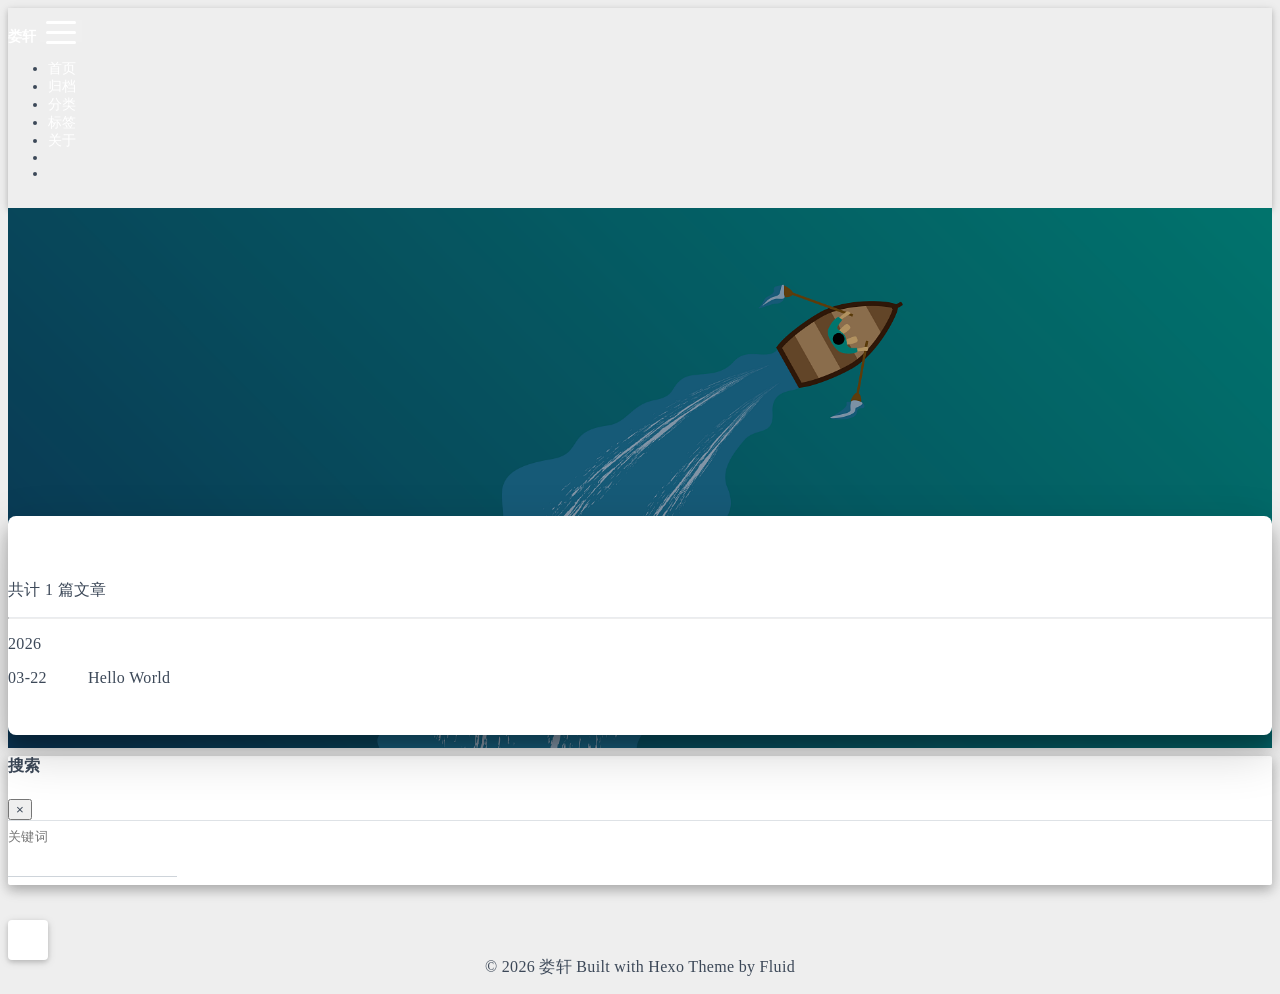
<file: archives/2026/index.html>
<!DOCTYPE html>
<html lang="zh-CN" data-default-color-scheme=auto>



<head>
  <meta charset="UTF-8">

  <link rel="apple-touch-icon" sizes="76x76" href="/img/fcvicon.png">
  <link rel="icon" href="/img/favicon.png">
  

  <meta name="viewport" content="width=device-width, initial-scale=1.0, maximum-scale=5.0, shrink-to-fit=no">
  <meta http-equiv="x-ua-compatible" content="ie=edge">
  
  <meta name="theme-color" content="#2f4154">
  <meta name="author" content="娄轩">
  <meta name="keywords" content="知识库,技术博客,娄轩">
  
    <meta name="description" content="「个人专属知识库」，沉淀干货、拆解新知、记录成长!">
<meta property="og:type" content="website">
<meta property="og:title" content="归档">
<meta property="og:url" content="https://louxuan.github.io/archives/2026/index.html">
<meta property="og:site_name" content="娄轩">
<meta property="og:description" content="「个人专属知识库」，沉淀干货、拆解新知、记录成长!">
<meta property="og:locale" content="zh_CN">
<meta property="article:author" content="娄轩">
<meta property="article:tag" content="知识库">
<meta property="article:tag" content="技术博客">
<meta property="article:tag" content="娄轩">
<meta name="twitter:card" content="summary_large_image">
  
  
  
  <title>归档 - 娄轩</title>

  <link  rel="stylesheet" href="https://lib.baomitu.com/twitter-bootstrap/4.6.1/css/bootstrap.min.css" />





<!-- 主题依赖的图标库，不要自行修改 -->
<!-- Do not modify the link that theme dependent icons -->

<link rel="stylesheet" href="//at.alicdn.com/t/c/font_1749284_5i9bdhy70f8.css">



<link rel="stylesheet" href="//at.alicdn.com/t/c/font_1736178_k526ubmyhba.css">


<link  rel="stylesheet" href="/css/main.css" />


  <link id="highlight-css" rel="stylesheet" href="/css/highlight.css" />
  
    <link id="highlight-css-dark" rel="stylesheet" href="/css/highlight-dark.css" />
  




  <script id="fluid-configs">
    var Fluid = window.Fluid || {};
    Fluid.ctx = Object.assign({}, Fluid.ctx)
    var CONFIG = {"hostname":"louxuan.github.io","root":"/","version":"1.9.9","typing":{"enable":true,"typeSpeed":70,"cursorChar":"_","loop":false,"scope":[]},"anchorjs":{"enable":true,"element":"h1,h2,h3,h4,h5,h6","placement":"left","visible":"hover","icon":""},"progressbar":{"enable":true,"height_px":3,"color":"#29d","options":{"showSpinner":false,"trickleSpeed":100}},"code_language":{"enable":true,"default":"TEXT"},"copy_btn":true,"image_caption":{"enable":true},"image_zoom":{"enable":true,"img_url_replace":["",""]},"toc":{"enable":true,"expand_all":true,"placement":"right","headingSelector":"h1,h2,h3,h4,h5,h6","collapseDepth":0},"lazyload":{"enable":true,"loading_img":"/img/loading.gif","onlypost":false,"offset_factor":2},"web_analytics":{"enable":false,"follow_dnt":true,"baidu":null,"google":{"measurement_id":null},"tencent":{"sid":null,"cid":null},"leancloud":{"app_id":null,"app_key":null,"server_url":null,"path":"window.location.pathname","ignore_local":false},"openkounter":{"server_url":"https://open-kounter.mintimate.cn","path":"window.location.pathname","ignore_local":false},"umami":{"src":null,"website_id":null,"domains":null,"start_time":"2024-01-01T00:00:00.000Z","token":null,"api_server":null}},"search_path":"/local-search.xml","include_content_in_search":true};

    if (CONFIG.web_analytics.follow_dnt) {
      var dntVal = navigator.doNotTrack || window.doNotTrack || navigator.msDoNotTrack;
      Fluid.ctx.dnt = dntVal && (dntVal.startsWith('1') || dntVal.startsWith('yes') || dntVal.startsWith('on'));
    }
  </script>
  <script  src="/js/utils.js" ></script>
  <script  src="/js/color-schema.js" ></script>
  


  
<meta name="generator" content="Hexo 7.3.0"></head>


<body>
  

  <header>
    

<div class="header-inner" style="height: 60vh;">
  <nav id="navbar" class="navbar fixed-top  navbar-expand-lg navbar-dark scrolling-navbar">
  <div class="container">
    <a class="navbar-brand" href="/">
      <strong>娄轩</strong>
    </a>

    <button id="navbar-toggler-btn" class="navbar-toggler" type="button" data-toggle="collapse"
            data-target="#navbarSupportedContent"
            aria-controls="navbarSupportedContent" aria-expanded="false" aria-label="Toggle navigation">
      <div class="animated-icon"><span></span><span></span><span></span></div>
    </button>

    <!-- Collapsible content (desktop) -->
    <div class="collapse navbar-collapse" id="navbarSupportedContent">
      <ul class="navbar-nav ml-auto text-center">
        
          
          
          
          
            <li class="nav-item">
              <a class="nav-link" href="/" target="_self">
                <i class="iconfont icon-home-fill"></i>
                <span>首页</span>
              </a>
            </li>
          
        
          
          
          
          
            <li class="nav-item">
              <a class="nav-link" href="/archives/" target="_self">
                <i class="iconfont icon-archive-fill"></i>
                <span>归档</span>
              </a>
            </li>
          
        
          
          
          
          
            <li class="nav-item">
              <a class="nav-link" href="/categories/" target="_self">
                <i class="iconfont icon-category-fill"></i>
                <span>分类</span>
              </a>
            </li>
          
        
          
          
          
          
            <li class="nav-item">
              <a class="nav-link" href="/tags/" target="_self">
                <i class="iconfont icon-tags-fill"></i>
                <span>标签</span>
              </a>
            </li>
          
        
          
          
          
          
            <li class="nav-item">
              <a class="nav-link" href="/about/" target="_self">
                <i class="iconfont icon-user-fill"></i>
                <span>关于</span>
              </a>
            </li>
          
        
        
          <li class="nav-item" id="search-btn">
            <a class="nav-link" target="_self" href="javascript:;" data-toggle="modal" data-target="#modalSearch" aria-label="Search">
              <i class="iconfont icon-search"></i>
            </a>
          </li>
          
        
        
          <li class="nav-item" id="color-toggle-btn">
            <a class="nav-link" target="_self" href="javascript:;" aria-label="Color Toggle">
              <i class="iconfont icon-dark" id="color-toggle-icon"></i>
            </a>
          </li>
        
      </ul>
    </div>
  </div>
</nav>

<!-- Mobile grid menu overlay -->
<div id="mobile-grid-menu" class="d-lg-none">
  <div class="mobile-grid-menu-inner">
    <div class="container">
      <div class="row">
        
          
          
          
          
            <div class="col-4 mobile-grid-cell">
              <a href="/" target="_self">
                <div class="mobile-grid-item">
                  <i class="iconfont icon-home-fill"></i>
                  <span>首页</span>
                </div>
              </a>
            </div>
          
        
          
          
          
          
            <div class="col-4 mobile-grid-cell">
              <a href="/archives/" target="_self">
                <div class="mobile-grid-item">
                  <i class="iconfont icon-archive-fill"></i>
                  <span>归档</span>
                </div>
              </a>
            </div>
          
        
          
          
          
          
            <div class="col-4 mobile-grid-cell">
              <a href="/categories/" target="_self">
                <div class="mobile-grid-item">
                  <i class="iconfont icon-category-fill"></i>
                  <span>分类</span>
                </div>
              </a>
            </div>
          
        
          
          
          
          
            <div class="col-4 mobile-grid-cell">
              <a href="/tags/" target="_self">
                <div class="mobile-grid-item">
                  <i class="iconfont icon-tags-fill"></i>
                  <span>标签</span>
                </div>
              </a>
            </div>
          
        
          
          
          
          
            <div class="col-4 mobile-grid-cell">
              <a href="/about/" target="_self">
                <div class="mobile-grid-item">
                  <i class="iconfont icon-user-fill"></i>
                  <span>关于</span>
                </div>
              </a>
            </div>
          
        
        
          <div class="col-4 mobile-grid-cell" id="mobile-search-btn">
            <a href="javascript:;" data-toggle="modal" data-target="#modalSearch" aria-label="Search">
              <div class="mobile-grid-item">
                <i class="iconfont icon-search"></i>
                <span>搜索</span>
              </div>
            </a>
          </div>
        
        
          <div class="col-4 mobile-grid-cell" id="mobile-color-toggle-btn"
               data-label-light="开灯"
               data-label-dark="关灯">
            <a href="javascript:;" aria-label="Color Toggle">
              <div class="mobile-grid-item">
                <i class="iconfont icon-dark" id="mobile-color-toggle-icon"></i>
                <span id="mobile-color-toggle-label">关灯</span>
              </div>
            </a>
          </div>
        
      </div>
    </div>
  </div>
</div>

  

<div id="banner" class="banner" parallax=true
     style="background: url('/img/bg/default.png') no-repeat center center; background-size: cover;">
  <div class="full-bg-img">
    <div class="mask flex-center" style="background-color: rgba(0, 0, 0, 0.3)">
      <div class="banner-text text-center fade-in-up">
        <div class="h2">
          
            <span id="subtitle" data-typed-text="归档"></span>
          
        </div>

        
      </div>

      
    </div>
  </div>
</div>



</div>

  </header>

  <main>
    
      <div class="container nopadding-x-md">
        <div id="board"
          >
          
          <div class="container">
            <div class="row">
              <div class="col-12 col-md-10 m-auto">
                

<div class="list-group">
  <p class="h4">共计 1 篇文章</p>
  <hr>
  
  
    
      
      <p class="h5">2026</p>
    
    <a href="/2026/03/22/hello-world/" class="list-group-item list-group-item-action">
      <time>03-22</time>
      <div class="list-group-item-title">Hello World</div>
    </a>
  
</div>





              </div>
            </div>
          </div>
        </div>
      </div>
    

    
      <a id="scroll-top-button" aria-label="TOP" href="#" role="button">
        <i class="iconfont icon-arrowup" aria-hidden="true"></i>
      </a>
    

    
      <div class="modal fade" id="modalSearch" tabindex="-1" role="dialog" aria-labelledby="ModalLabel"
     aria-hidden="true">
  <div class="modal-dialog modal-dialog-scrollable modal-lg" role="document">
    <div class="modal-content">
      <div class="modal-header text-center">
        <h4 class="modal-title w-100 font-weight-bold">搜索</h4>
        <button type="button" id="local-search-close" class="close" data-dismiss="modal" aria-label="Close">
          <span aria-hidden="true">&times;</span>
        </button>
      </div>
      <div class="modal-body mx-3">
        <div class="md-form mb-5">
          <input type="text" id="local-search-input" class="form-control validate">
          <label data-error="x" data-success="v" for="local-search-input">关键词</label>
        </div>
        <div class="list-group" id="local-search-result"></div>
      </div>
    </div>
  </div>
</div>

    

    
  </main>

  <footer>
    <div class="footer-inner">
  
    <div class="footer-content">
       © 2026 <a href="https://louxuan.github.io" target="_blank" rel="nofollow noopener"><span>娄轩</span></a>  Built with <a href="https://hexo.io" target="_blank" rel="nofollow noopener"><span>Hexo</span></a>
Theme by <a href="https://github.com/fluid-dev/hexo-theme-fluid" target="_blank" rel="nofollow noopener"><span>Fluid</span></a> 
    </div>
  
  
  
</div>

  </footer>

  <!-- Scripts -->
  
  <script  src="https://lib.baomitu.com/nprogress/0.2.0/nprogress.min.js" ></script>
  <link  rel="stylesheet" href="https://lib.baomitu.com/nprogress/0.2.0/nprogress.min.css" />

  <script>
    NProgress.configure({"showSpinner":false,"trickleSpeed":100})
    NProgress.start()
    window.addEventListener('load', function() {
      NProgress.done();
    })
  </script>


<script  src="https://lib.baomitu.com/jquery/3.6.4/jquery.min.js" ></script>
<script  src="https://lib.baomitu.com/twitter-bootstrap/4.6.1/js/bootstrap.min.js" ></script>
<script  src="/js/events.js" ></script>
<script  src="/js/plugins.js" ></script>


  <script  src="https://lib.baomitu.com/typed.js/2.0.12/typed.min.js" ></script>
  <script>
    (function (window, document) {
      var typing = Fluid.plugins.typing;
      var subtitle = document.getElementById('subtitle');
      if (!subtitle || !typing) {
        return;
      }
      var text = subtitle.getAttribute('data-typed-text');
      
        typing(text);
      
    })(window, document);
  </script>




  
    <script  src="/js/img-lazyload.js" ></script>
  




  <script  src="/js/local-search.js" ></script>





<!-- 主题的启动项，将它保持在最底部 -->
<!-- the boot of the theme, keep it at the bottom -->
<script  src="/js/boot.js" ></script>


  

  <noscript>
    <div class="noscript-warning">博客在允许 JavaScript 运行的环境下浏览效果更佳</div>
  </noscript>
</body>
</html>
</file>
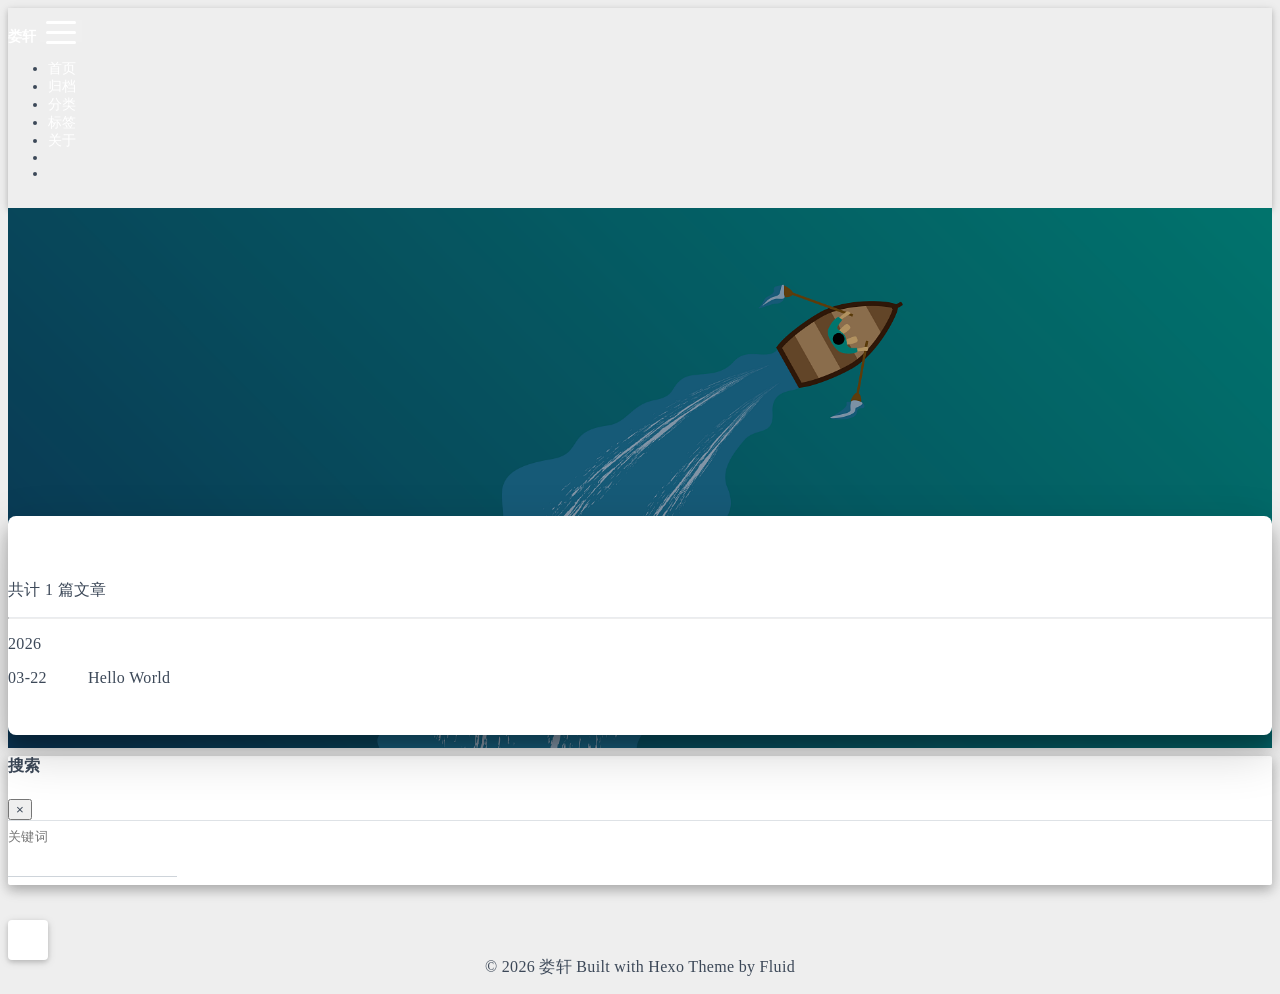
<file: categories/博客/index.html>
<!DOCTYPE html>
<html lang="zh-CN" data-default-color-scheme=auto>



<head>
  <meta charset="UTF-8">

  <link rel="apple-touch-icon" sizes="76x76" href="/img/fcvicon.png">
  <link rel="icon" href="/img/favicon.png">
  

  <meta name="viewport" content="width=device-width, initial-scale=1.0, maximum-scale=5.0, shrink-to-fit=no">
  <meta http-equiv="x-ua-compatible" content="ie=edge">
  
  <meta name="theme-color" content="#2f4154">
  <meta name="author" content="娄轩">
  <meta name="keywords" content="知识库,技术博客,娄轩">
  
    <meta name="description" content="「个人专属知识库」，沉淀干货、拆解新知、记录成长!">
<meta property="og:type" content="website">
<meta property="og:title" content="分类 - 博客">
<meta property="og:url" content="https://louxuan.github.io/categories/%E5%8D%9A%E5%AE%A2/index.html">
<meta property="og:site_name" content="娄轩">
<meta property="og:description" content="「个人专属知识库」，沉淀干货、拆解新知、记录成长!">
<meta property="og:locale" content="zh_CN">
<meta property="article:author" content="娄轩">
<meta property="article:tag" content="知识库">
<meta property="article:tag" content="技术博客">
<meta property="article:tag" content="娄轩">
<meta name="twitter:card" content="summary_large_image">
  
  
  
  <title>分类 - 博客 - 娄轩</title>

  <link  rel="stylesheet" href="https://lib.baomitu.com/twitter-bootstrap/4.6.1/css/bootstrap.min.css" />





<!-- 主题依赖的图标库，不要自行修改 -->
<!-- Do not modify the link that theme dependent icons -->

<link rel="stylesheet" href="//at.alicdn.com/t/c/font_1749284_5i9bdhy70f8.css">



<link rel="stylesheet" href="//at.alicdn.com/t/c/font_1736178_k526ubmyhba.css">


<link  rel="stylesheet" href="/css/main.css" />


  <link id="highlight-css" rel="stylesheet" href="/css/highlight.css" />
  
    <link id="highlight-css-dark" rel="stylesheet" href="/css/highlight-dark.css" />
  




  <script id="fluid-configs">
    var Fluid = window.Fluid || {};
    Fluid.ctx = Object.assign({}, Fluid.ctx)
    var CONFIG = {"hostname":"louxuan.github.io","root":"/","version":"1.9.9","typing":{"enable":true,"typeSpeed":70,"cursorChar":"_","loop":false,"scope":[]},"anchorjs":{"enable":true,"element":"h1,h2,h3,h4,h5,h6","placement":"left","visible":"hover","icon":""},"progressbar":{"enable":true,"height_px":3,"color":"#29d","options":{"showSpinner":false,"trickleSpeed":100}},"code_language":{"enable":true,"default":"TEXT"},"copy_btn":true,"image_caption":{"enable":true},"image_zoom":{"enable":true,"img_url_replace":["",""]},"toc":{"enable":true,"expand_all":true,"placement":"right","headingSelector":"h1,h2,h3,h4,h5,h6","collapseDepth":0},"lazyload":{"enable":true,"loading_img":"/img/loading.gif","onlypost":false,"offset_factor":2},"web_analytics":{"enable":false,"follow_dnt":true,"baidu":null,"google":{"measurement_id":null},"tencent":{"sid":null,"cid":null},"leancloud":{"app_id":null,"app_key":null,"server_url":null,"path":"window.location.pathname","ignore_local":false},"openkounter":{"server_url":"https://open-kounter.mintimate.cn","path":"window.location.pathname","ignore_local":false},"umami":{"src":null,"website_id":null,"domains":null,"start_time":"2024-01-01T00:00:00.000Z","token":null,"api_server":null}},"search_path":"/local-search.xml","include_content_in_search":true};

    if (CONFIG.web_analytics.follow_dnt) {
      var dntVal = navigator.doNotTrack || window.doNotTrack || navigator.msDoNotTrack;
      Fluid.ctx.dnt = dntVal && (dntVal.startsWith('1') || dntVal.startsWith('yes') || dntVal.startsWith('on'));
    }
  </script>
  <script  src="/js/utils.js" ></script>
  <script  src="/js/color-schema.js" ></script>
  


  
<meta name="generator" content="Hexo 7.3.0"></head>


<body>
  

  <header>
    

<div class="header-inner" style="height: 60vh;">
  <nav id="navbar" class="navbar fixed-top  navbar-expand-lg navbar-dark scrolling-navbar">
  <div class="container">
    <a class="navbar-brand" href="/">
      <strong>娄轩</strong>
    </a>

    <button id="navbar-toggler-btn" class="navbar-toggler" type="button" data-toggle="collapse"
            data-target="#navbarSupportedContent"
            aria-controls="navbarSupportedContent" aria-expanded="false" aria-label="Toggle navigation">
      <div class="animated-icon"><span></span><span></span><span></span></div>
    </button>

    <!-- Collapsible content (desktop) -->
    <div class="collapse navbar-collapse" id="navbarSupportedContent">
      <ul class="navbar-nav ml-auto text-center">
        
          
          
          
          
            <li class="nav-item">
              <a class="nav-link" href="/" target="_self">
                <i class="iconfont icon-home-fill"></i>
                <span>首页</span>
              </a>
            </li>
          
        
          
          
          
          
            <li class="nav-item">
              <a class="nav-link" href="/archives/" target="_self">
                <i class="iconfont icon-archive-fill"></i>
                <span>归档</span>
              </a>
            </li>
          
        
          
          
          
          
            <li class="nav-item">
              <a class="nav-link" href="/categories/" target="_self">
                <i class="iconfont icon-category-fill"></i>
                <span>分类</span>
              </a>
            </li>
          
        
          
          
          
          
            <li class="nav-item">
              <a class="nav-link" href="/tags/" target="_self">
                <i class="iconfont icon-tags-fill"></i>
                <span>标签</span>
              </a>
            </li>
          
        
          
          
          
          
            <li class="nav-item">
              <a class="nav-link" href="/about/" target="_self">
                <i class="iconfont icon-user-fill"></i>
                <span>关于</span>
              </a>
            </li>
          
        
        
          <li class="nav-item" id="search-btn">
            <a class="nav-link" target="_self" href="javascript:;" data-toggle="modal" data-target="#modalSearch" aria-label="Search">
              <i class="iconfont icon-search"></i>
            </a>
          </li>
          
        
        
          <li class="nav-item" id="color-toggle-btn">
            <a class="nav-link" target="_self" href="javascript:;" aria-label="Color Toggle">
              <i class="iconfont icon-dark" id="color-toggle-icon"></i>
            </a>
          </li>
        
      </ul>
    </div>
  </div>
</nav>

<!-- Mobile grid menu overlay -->
<div id="mobile-grid-menu" class="d-lg-none">
  <div class="mobile-grid-menu-inner">
    <div class="container">
      <div class="row">
        
          
          
          
          
            <div class="col-4 mobile-grid-cell">
              <a href="/" target="_self">
                <div class="mobile-grid-item">
                  <i class="iconfont icon-home-fill"></i>
                  <span>首页</span>
                </div>
              </a>
            </div>
          
        
          
          
          
          
            <div class="col-4 mobile-grid-cell">
              <a href="/archives/" target="_self">
                <div class="mobile-grid-item">
                  <i class="iconfont icon-archive-fill"></i>
                  <span>归档</span>
                </div>
              </a>
            </div>
          
        
          
          
          
          
            <div class="col-4 mobile-grid-cell">
              <a href="/categories/" target="_self">
                <div class="mobile-grid-item">
                  <i class="iconfont icon-category-fill"></i>
                  <span>分类</span>
                </div>
              </a>
            </div>
          
        
          
          
          
          
            <div class="col-4 mobile-grid-cell">
              <a href="/tags/" target="_self">
                <div class="mobile-grid-item">
                  <i class="iconfont icon-tags-fill"></i>
                  <span>标签</span>
                </div>
              </a>
            </div>
          
        
          
          
          
          
            <div class="col-4 mobile-grid-cell">
              <a href="/about/" target="_self">
                <div class="mobile-grid-item">
                  <i class="iconfont icon-user-fill"></i>
                  <span>关于</span>
                </div>
              </a>
            </div>
          
        
        
          <div class="col-4 mobile-grid-cell" id="mobile-search-btn">
            <a href="javascript:;" data-toggle="modal" data-target="#modalSearch" aria-label="Search">
              <div class="mobile-grid-item">
                <i class="iconfont icon-search"></i>
                <span>搜索</span>
              </div>
            </a>
          </div>
        
        
          <div class="col-4 mobile-grid-cell" id="mobile-color-toggle-btn"
               data-label-light="开灯"
               data-label-dark="关灯">
            <a href="javascript:;" aria-label="Color Toggle">
              <div class="mobile-grid-item">
                <i class="iconfont icon-dark" id="mobile-color-toggle-icon"></i>
                <span id="mobile-color-toggle-label">关灯</span>
              </div>
            </a>
          </div>
        
      </div>
    </div>
  </div>
</div>

  

<div id="banner" class="banner" parallax=true
     style="background: url('/img/bg/default.png') no-repeat center center; background-size: cover;">
  <div class="full-bg-img">
    <div class="mask flex-center" style="background-color: rgba(0, 0, 0, 0.3)">
      <div class="banner-text text-center fade-in-up">
        <div class="h2">
          
            <span id="subtitle" data-typed-text="分类 - 博客"></span>
          
        </div>

        
      </div>

      
    </div>
  </div>
</div>



</div>

  </header>

  <main>
    
      <div class="container nopadding-x-md">
        <div id="board"
          >
          
          <div class="container">
            <div class="row">
              <div class="col-12 col-md-10 m-auto">
                

<div class="list-group">
  <p class="h4">共计 1 篇文章</p>
  <hr>
  
  
    
      
      <p class="h5">2026</p>
    
    <a href="/2026/03/22/hello-world/" class="list-group-item list-group-item-action">
      <time>03-22</time>
      <div class="list-group-item-title">Hello World</div>
    </a>
  
</div>





              </div>
            </div>
          </div>
        </div>
      </div>
    

    
      <a id="scroll-top-button" aria-label="TOP" href="#" role="button">
        <i class="iconfont icon-arrowup" aria-hidden="true"></i>
      </a>
    

    
      <div class="modal fade" id="modalSearch" tabindex="-1" role="dialog" aria-labelledby="ModalLabel"
     aria-hidden="true">
  <div class="modal-dialog modal-dialog-scrollable modal-lg" role="document">
    <div class="modal-content">
      <div class="modal-header text-center">
        <h4 class="modal-title w-100 font-weight-bold">搜索</h4>
        <button type="button" id="local-search-close" class="close" data-dismiss="modal" aria-label="Close">
          <span aria-hidden="true">&times;</span>
        </button>
      </div>
      <div class="modal-body mx-3">
        <div class="md-form mb-5">
          <input type="text" id="local-search-input" class="form-control validate">
          <label data-error="x" data-success="v" for="local-search-input">关键词</label>
        </div>
        <div class="list-group" id="local-search-result"></div>
      </div>
    </div>
  </div>
</div>

    

    
  </main>

  <footer>
    <div class="footer-inner">
  
    <div class="footer-content">
       © 2026 <a href="https://louxuan.github.io" target="_blank" rel="nofollow noopener"><span>娄轩</span></a>  Built with <a href="https://hexo.io" target="_blank" rel="nofollow noopener"><span>Hexo</span></a>
Theme by <a href="https://github.com/fluid-dev/hexo-theme-fluid" target="_blank" rel="nofollow noopener"><span>Fluid</span></a> 
    </div>
  
  
  
</div>

  </footer>

  <!-- Scripts -->
  
  <script  src="https://lib.baomitu.com/nprogress/0.2.0/nprogress.min.js" ></script>
  <link  rel="stylesheet" href="https://lib.baomitu.com/nprogress/0.2.0/nprogress.min.css" />

  <script>
    NProgress.configure({"showSpinner":false,"trickleSpeed":100})
    NProgress.start()
    window.addEventListener('load', function() {
      NProgress.done();
    })
  </script>


<script  src="https://lib.baomitu.com/jquery/3.6.4/jquery.min.js" ></script>
<script  src="https://lib.baomitu.com/twitter-bootstrap/4.6.1/js/bootstrap.min.js" ></script>
<script  src="/js/events.js" ></script>
<script  src="/js/plugins.js" ></script>


  <script  src="https://lib.baomitu.com/typed.js/2.0.12/typed.min.js" ></script>
  <script>
    (function (window, document) {
      var typing = Fluid.plugins.typing;
      var subtitle = document.getElementById('subtitle');
      if (!subtitle || !typing) {
        return;
      }
      var text = subtitle.getAttribute('data-typed-text');
      
        typing(text);
      
    })(window, document);
  </script>




  
    <script  src="/js/img-lazyload.js" ></script>
  




  <script  src="/js/local-search.js" ></script>





<!-- 主题的启动项，将它保持在最底部 -->
<!-- the boot of the theme, keep it at the bottom -->
<script  src="/js/boot.js" ></script>


  

  <noscript>
    <div class="noscript-warning">博客在允许 JavaScript 运行的环境下浏览效果更佳</div>
  </noscript>
</body>
</html>
</file>
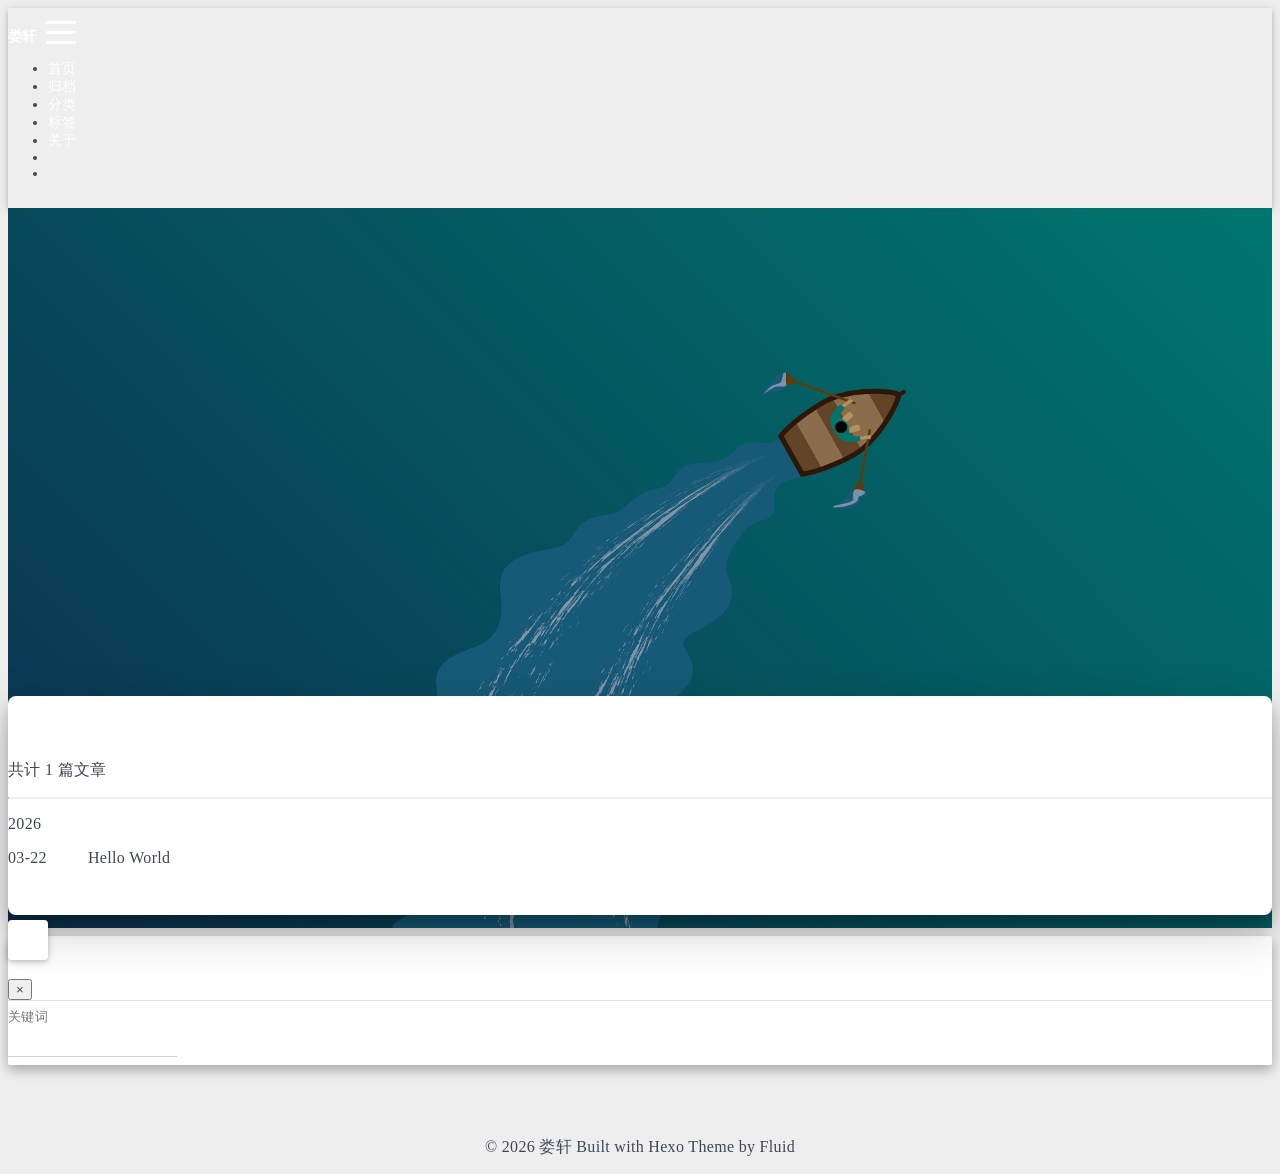
<file: tags/Hexo/index.html>
<!DOCTYPE html>
<html lang="zh-CN" data-default-color-scheme=auto>



<head>
  <meta charset="UTF-8">

  <link rel="apple-touch-icon" sizes="76x76" href="/img/fcvicon.png">
  <link rel="icon" href="/img/favicon.png">
  

  <meta name="viewport" content="width=device-width, initial-scale=1.0, maximum-scale=5.0, shrink-to-fit=no">
  <meta http-equiv="x-ua-compatible" content="ie=edge">
  
  <meta name="theme-color" content="#2f4154">
  <meta name="author" content="娄轩">
  <meta name="keywords" content="知识库,技术博客,娄轩">
  
    <meta name="description" content="「个人专属知识库」，沉淀干货、拆解新知、记录成长!">
<meta property="og:type" content="website">
<meta property="og:title" content="标签 - Hexo">
<meta property="og:url" content="https://louxuan.github.io/tags/Hexo/index.html">
<meta property="og:site_name" content="娄轩">
<meta property="og:description" content="「个人专属知识库」，沉淀干货、拆解新知、记录成长!">
<meta property="og:locale" content="zh_CN">
<meta property="article:author" content="娄轩">
<meta property="article:tag" content="知识库">
<meta property="article:tag" content="技术博客">
<meta property="article:tag" content="娄轩">
<meta name="twitter:card" content="summary_large_image">
  
  
  
  <title>标签 - Hexo - 娄轩</title>

  <link  rel="stylesheet" href="https://lib.baomitu.com/twitter-bootstrap/4.6.1/css/bootstrap.min.css" />





<!-- 主题依赖的图标库，不要自行修改 -->
<!-- Do not modify the link that theme dependent icons -->

<link rel="stylesheet" href="//at.alicdn.com/t/c/font_1749284_5i9bdhy70f8.css">



<link rel="stylesheet" href="//at.alicdn.com/t/c/font_1736178_k526ubmyhba.css">


<link  rel="stylesheet" href="/css/main.css" />


  <link id="highlight-css" rel="stylesheet" href="/css/highlight.css" />
  
    <link id="highlight-css-dark" rel="stylesheet" href="/css/highlight-dark.css" />
  




  <script id="fluid-configs">
    var Fluid = window.Fluid || {};
    Fluid.ctx = Object.assign({}, Fluid.ctx)
    var CONFIG = {"hostname":"louxuan.github.io","root":"/","version":"1.9.9","typing":{"enable":true,"typeSpeed":70,"cursorChar":"_","loop":false,"scope":[]},"anchorjs":{"enable":true,"element":"h1,h2,h3,h4,h5,h6","placement":"left","visible":"hover","icon":""},"progressbar":{"enable":true,"height_px":3,"color":"#29d","options":{"showSpinner":false,"trickleSpeed":100}},"code_language":{"enable":true,"default":"TEXT"},"copy_btn":true,"image_caption":{"enable":true},"image_zoom":{"enable":true,"img_url_replace":["",""]},"toc":{"enable":true,"expand_all":true,"placement":"right","headingSelector":"h1,h2,h3,h4,h5,h6","collapseDepth":0},"lazyload":{"enable":true,"loading_img":"/img/loading.gif","onlypost":false,"offset_factor":2},"web_analytics":{"enable":false,"follow_dnt":true,"baidu":null,"google":{"measurement_id":null},"tencent":{"sid":null,"cid":null},"leancloud":{"app_id":null,"app_key":null,"server_url":null,"path":"window.location.pathname","ignore_local":false},"openkounter":{"server_url":"https://open-kounter.mintimate.cn","path":"window.location.pathname","ignore_local":false},"umami":{"src":null,"website_id":null,"domains":null,"start_time":"2024-01-01T00:00:00.000Z","token":null,"api_server":null}},"search_path":"/local-search.xml","include_content_in_search":true};

    if (CONFIG.web_analytics.follow_dnt) {
      var dntVal = navigator.doNotTrack || window.doNotTrack || navigator.msDoNotTrack;
      Fluid.ctx.dnt = dntVal && (dntVal.startsWith('1') || dntVal.startsWith('yes') || dntVal.startsWith('on'));
    }
  </script>
  <script  src="/js/utils.js" ></script>
  <script  src="/js/color-schema.js" ></script>
  


  
<meta name="generator" content="Hexo 7.3.0"></head>


<body>
  

  <header>
    

<div class="header-inner" style="height: 80vh;">
  <nav id="navbar" class="navbar fixed-top  navbar-expand-lg navbar-dark scrolling-navbar">
  <div class="container">
    <a class="navbar-brand" href="/">
      <strong>娄轩</strong>
    </a>

    <button id="navbar-toggler-btn" class="navbar-toggler" type="button" data-toggle="collapse"
            data-target="#navbarSupportedContent"
            aria-controls="navbarSupportedContent" aria-expanded="false" aria-label="Toggle navigation">
      <div class="animated-icon"><span></span><span></span><span></span></div>
    </button>

    <!-- Collapsible content (desktop) -->
    <div class="collapse navbar-collapse" id="navbarSupportedContent">
      <ul class="navbar-nav ml-auto text-center">
        
          
          
          
          
            <li class="nav-item">
              <a class="nav-link" href="/" target="_self">
                <i class="iconfont icon-home-fill"></i>
                <span>首页</span>
              </a>
            </li>
          
        
          
          
          
          
            <li class="nav-item">
              <a class="nav-link" href="/archives/" target="_self">
                <i class="iconfont icon-archive-fill"></i>
                <span>归档</span>
              </a>
            </li>
          
        
          
          
          
          
            <li class="nav-item">
              <a class="nav-link" href="/categories/" target="_self">
                <i class="iconfont icon-category-fill"></i>
                <span>分类</span>
              </a>
            </li>
          
        
          
          
          
          
            <li class="nav-item">
              <a class="nav-link" href="/tags/" target="_self">
                <i class="iconfont icon-tags-fill"></i>
                <span>标签</span>
              </a>
            </li>
          
        
          
          
          
          
            <li class="nav-item">
              <a class="nav-link" href="/about/" target="_self">
                <i class="iconfont icon-user-fill"></i>
                <span>关于</span>
              </a>
            </li>
          
        
        
          <li class="nav-item" id="search-btn">
            <a class="nav-link" target="_self" href="javascript:;" data-toggle="modal" data-target="#modalSearch" aria-label="Search">
              <i class="iconfont icon-search"></i>
            </a>
          </li>
          
        
        
          <li class="nav-item" id="color-toggle-btn">
            <a class="nav-link" target="_self" href="javascript:;" aria-label="Color Toggle">
              <i class="iconfont icon-dark" id="color-toggle-icon"></i>
            </a>
          </li>
        
      </ul>
    </div>
  </div>
</nav>

<!-- Mobile grid menu overlay -->
<div id="mobile-grid-menu" class="d-lg-none">
  <div class="mobile-grid-menu-inner">
    <div class="container">
      <div class="row">
        
          
          
          
          
            <div class="col-4 mobile-grid-cell">
              <a href="/" target="_self">
                <div class="mobile-grid-item">
                  <i class="iconfont icon-home-fill"></i>
                  <span>首页</span>
                </div>
              </a>
            </div>
          
        
          
          
          
          
            <div class="col-4 mobile-grid-cell">
              <a href="/archives/" target="_self">
                <div class="mobile-grid-item">
                  <i class="iconfont icon-archive-fill"></i>
                  <span>归档</span>
                </div>
              </a>
            </div>
          
        
          
          
          
          
            <div class="col-4 mobile-grid-cell">
              <a href="/categories/" target="_self">
                <div class="mobile-grid-item">
                  <i class="iconfont icon-category-fill"></i>
                  <span>分类</span>
                </div>
              </a>
            </div>
          
        
          
          
          
          
            <div class="col-4 mobile-grid-cell">
              <a href="/tags/" target="_self">
                <div class="mobile-grid-item">
                  <i class="iconfont icon-tags-fill"></i>
                  <span>标签</span>
                </div>
              </a>
            </div>
          
        
          
          
          
          
            <div class="col-4 mobile-grid-cell">
              <a href="/about/" target="_self">
                <div class="mobile-grid-item">
                  <i class="iconfont icon-user-fill"></i>
                  <span>关于</span>
                </div>
              </a>
            </div>
          
        
        
          <div class="col-4 mobile-grid-cell" id="mobile-search-btn">
            <a href="javascript:;" data-toggle="modal" data-target="#modalSearch" aria-label="Search">
              <div class="mobile-grid-item">
                <i class="iconfont icon-search"></i>
                <span>搜索</span>
              </div>
            </a>
          </div>
        
        
          <div class="col-4 mobile-grid-cell" id="mobile-color-toggle-btn"
               data-label-light="开灯"
               data-label-dark="关灯">
            <a href="javascript:;" aria-label="Color Toggle">
              <div class="mobile-grid-item">
                <i class="iconfont icon-dark" id="mobile-color-toggle-icon"></i>
                <span id="mobile-color-toggle-label">关灯</span>
              </div>
            </a>
          </div>
        
      </div>
    </div>
  </div>
</div>

  

<div id="banner" class="banner" parallax=true
     style="background: url('/img/bg/default.png') no-repeat center center; background-size: cover;">
  <div class="full-bg-img">
    <div class="mask flex-center" style="background-color: rgba(0, 0, 0, 0.3)">
      <div class="banner-text text-center fade-in-up">
        <div class="h2">
          
            <span id="subtitle" data-typed-text="标签 - Hexo"></span>
          
        </div>

        
      </div>

      
        <div class="scroll-down-bar">
          <i class="iconfont icon-arrowdown"></i>
        </div>
      
    </div>
  </div>
</div>



</div>

  </header>

  <main>
    
      <div class="container nopadding-x-md">
        <div id="board"
          >
          
          <div class="container">
            <div class="row">
              <div class="col-12 col-md-10 m-auto">
                

<div class="list-group">
  <p class="h4">共计 1 篇文章</p>
  <hr>
  
  
    
      
      <p class="h5">2026</p>
    
    <a href="/2026/03/22/hello-world/" class="list-group-item list-group-item-action">
      <time>03-22</time>
      <div class="list-group-item-title">Hello World</div>
    </a>
  
</div>





              </div>
            </div>
          </div>
        </div>
      </div>
    

    
      <a id="scroll-top-button" aria-label="TOP" href="#" role="button">
        <i class="iconfont icon-arrowup" aria-hidden="true"></i>
      </a>
    

    
      <div class="modal fade" id="modalSearch" tabindex="-1" role="dialog" aria-labelledby="ModalLabel"
     aria-hidden="true">
  <div class="modal-dialog modal-dialog-scrollable modal-lg" role="document">
    <div class="modal-content">
      <div class="modal-header text-center">
        <h4 class="modal-title w-100 font-weight-bold">搜索</h4>
        <button type="button" id="local-search-close" class="close" data-dismiss="modal" aria-label="Close">
          <span aria-hidden="true">&times;</span>
        </button>
      </div>
      <div class="modal-body mx-3">
        <div class="md-form mb-5">
          <input type="text" id="local-search-input" class="form-control validate">
          <label data-error="x" data-success="v" for="local-search-input">关键词</label>
        </div>
        <div class="list-group" id="local-search-result"></div>
      </div>
    </div>
  </div>
</div>

    

    
  </main>

  <footer>
    <div class="footer-inner">
  
    <div class="footer-content">
       © 2026 <a href="https://louxuan.github.io" target="_blank" rel="nofollow noopener"><span>娄轩</span></a>  Built with <a href="https://hexo.io" target="_blank" rel="nofollow noopener"><span>Hexo</span></a>
Theme by <a href="https://github.com/fluid-dev/hexo-theme-fluid" target="_blank" rel="nofollow noopener"><span>Fluid</span></a> 
    </div>
  
  
  
</div>

  </footer>

  <!-- Scripts -->
  
  <script  src="https://lib.baomitu.com/nprogress/0.2.0/nprogress.min.js" ></script>
  <link  rel="stylesheet" href="https://lib.baomitu.com/nprogress/0.2.0/nprogress.min.css" />

  <script>
    NProgress.configure({"showSpinner":false,"trickleSpeed":100})
    NProgress.start()
    window.addEventListener('load', function() {
      NProgress.done();
    })
  </script>


<script  src="https://lib.baomitu.com/jquery/3.6.4/jquery.min.js" ></script>
<script  src="https://lib.baomitu.com/twitter-bootstrap/4.6.1/js/bootstrap.min.js" ></script>
<script  src="/js/events.js" ></script>
<script  src="/js/plugins.js" ></script>


  <script  src="https://lib.baomitu.com/typed.js/2.0.12/typed.min.js" ></script>
  <script>
    (function (window, document) {
      var typing = Fluid.plugins.typing;
      var subtitle = document.getElementById('subtitle');
      if (!subtitle || !typing) {
        return;
      }
      var text = subtitle.getAttribute('data-typed-text');
      
        typing(text);
      
    })(window, document);
  </script>




  
    <script  src="/js/img-lazyload.js" ></script>
  




  <script  src="/js/local-search.js" ></script>





<!-- 主题的启动项，将它保持在最底部 -->
<!-- the boot of the theme, keep it at the bottom -->
<script  src="/js/boot.js" ></script>


  

  <noscript>
    <div class="noscript-warning">博客在允许 JavaScript 运行的环境下浏览效果更佳</div>
  </noscript>
</body>
</html>
</file>
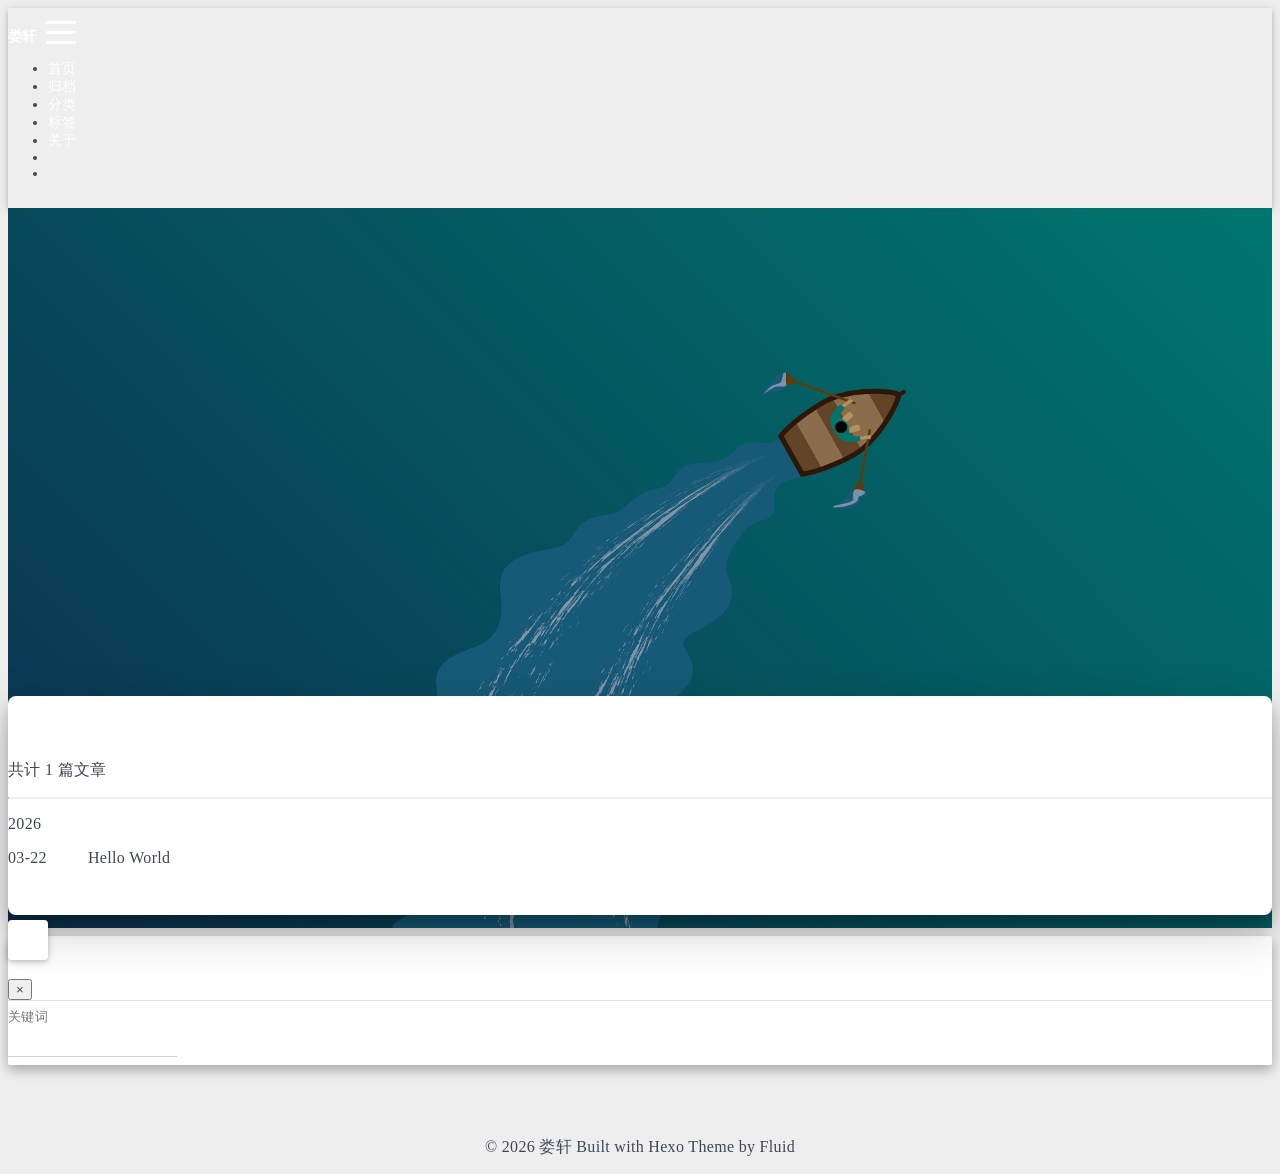
<file: tags/娄轩/index.html>
<!DOCTYPE html>
<html lang="zh-CN" data-default-color-scheme=auto>



<head>
  <meta charset="UTF-8">

  <link rel="apple-touch-icon" sizes="76x76" href="/img/fcvicon.png">
  <link rel="icon" href="/img/favicon.png">
  

  <meta name="viewport" content="width=device-width, initial-scale=1.0, maximum-scale=5.0, shrink-to-fit=no">
  <meta http-equiv="x-ua-compatible" content="ie=edge">
  
  <meta name="theme-color" content="#2f4154">
  <meta name="author" content="娄轩">
  <meta name="keywords" content="知识库,技术博客,娄轩">
  
    <meta name="description" content="「个人专属知识库」，沉淀干货、拆解新知、记录成长!">
<meta property="og:type" content="website">
<meta property="og:title" content="标签 - 娄轩">
<meta property="og:url" content="https://louxuan.github.io/tags/%E5%A8%84%E8%BD%A9/index.html">
<meta property="og:site_name" content="娄轩">
<meta property="og:description" content="「个人专属知识库」，沉淀干货、拆解新知、记录成长!">
<meta property="og:locale" content="zh_CN">
<meta property="article:author" content="娄轩">
<meta property="article:tag" content="知识库">
<meta property="article:tag" content="技术博客">
<meta property="article:tag" content="娄轩">
<meta name="twitter:card" content="summary_large_image">
  
  
  
  <title>标签 - 娄轩 - 娄轩</title>

  <link  rel="stylesheet" href="https://lib.baomitu.com/twitter-bootstrap/4.6.1/css/bootstrap.min.css" />





<!-- 主题依赖的图标库，不要自行修改 -->
<!-- Do not modify the link that theme dependent icons -->

<link rel="stylesheet" href="//at.alicdn.com/t/c/font_1749284_5i9bdhy70f8.css">



<link rel="stylesheet" href="//at.alicdn.com/t/c/font_1736178_k526ubmyhba.css">


<link  rel="stylesheet" href="/css/main.css" />


  <link id="highlight-css" rel="stylesheet" href="/css/highlight.css" />
  
    <link id="highlight-css-dark" rel="stylesheet" href="/css/highlight-dark.css" />
  




  <script id="fluid-configs">
    var Fluid = window.Fluid || {};
    Fluid.ctx = Object.assign({}, Fluid.ctx)
    var CONFIG = {"hostname":"louxuan.github.io","root":"/","version":"1.9.9","typing":{"enable":true,"typeSpeed":70,"cursorChar":"_","loop":false,"scope":[]},"anchorjs":{"enable":true,"element":"h1,h2,h3,h4,h5,h6","placement":"left","visible":"hover","icon":""},"progressbar":{"enable":true,"height_px":3,"color":"#29d","options":{"showSpinner":false,"trickleSpeed":100}},"code_language":{"enable":true,"default":"TEXT"},"copy_btn":true,"image_caption":{"enable":true},"image_zoom":{"enable":true,"img_url_replace":["",""]},"toc":{"enable":true,"expand_all":true,"placement":"right","headingSelector":"h1,h2,h3,h4,h5,h6","collapseDepth":0},"lazyload":{"enable":true,"loading_img":"/img/loading.gif","onlypost":false,"offset_factor":2},"web_analytics":{"enable":false,"follow_dnt":true,"baidu":null,"google":{"measurement_id":null},"tencent":{"sid":null,"cid":null},"leancloud":{"app_id":null,"app_key":null,"server_url":null,"path":"window.location.pathname","ignore_local":false},"openkounter":{"server_url":"https://open-kounter.mintimate.cn","path":"window.location.pathname","ignore_local":false},"umami":{"src":null,"website_id":null,"domains":null,"start_time":"2024-01-01T00:00:00.000Z","token":null,"api_server":null}},"search_path":"/local-search.xml","include_content_in_search":true};

    if (CONFIG.web_analytics.follow_dnt) {
      var dntVal = navigator.doNotTrack || window.doNotTrack || navigator.msDoNotTrack;
      Fluid.ctx.dnt = dntVal && (dntVal.startsWith('1') || dntVal.startsWith('yes') || dntVal.startsWith('on'));
    }
  </script>
  <script  src="/js/utils.js" ></script>
  <script  src="/js/color-schema.js" ></script>
  


  
<meta name="generator" content="Hexo 7.3.0"></head>


<body>
  

  <header>
    

<div class="header-inner" style="height: 80vh;">
  <nav id="navbar" class="navbar fixed-top  navbar-expand-lg navbar-dark scrolling-navbar">
  <div class="container">
    <a class="navbar-brand" href="/">
      <strong>娄轩</strong>
    </a>

    <button id="navbar-toggler-btn" class="navbar-toggler" type="button" data-toggle="collapse"
            data-target="#navbarSupportedContent"
            aria-controls="navbarSupportedContent" aria-expanded="false" aria-label="Toggle navigation">
      <div class="animated-icon"><span></span><span></span><span></span></div>
    </button>

    <!-- Collapsible content (desktop) -->
    <div class="collapse navbar-collapse" id="navbarSupportedContent">
      <ul class="navbar-nav ml-auto text-center">
        
          
          
          
          
            <li class="nav-item">
              <a class="nav-link" href="/" target="_self">
                <i class="iconfont icon-home-fill"></i>
                <span>首页</span>
              </a>
            </li>
          
        
          
          
          
          
            <li class="nav-item">
              <a class="nav-link" href="/archives/" target="_self">
                <i class="iconfont icon-archive-fill"></i>
                <span>归档</span>
              </a>
            </li>
          
        
          
          
          
          
            <li class="nav-item">
              <a class="nav-link" href="/categories/" target="_self">
                <i class="iconfont icon-category-fill"></i>
                <span>分类</span>
              </a>
            </li>
          
        
          
          
          
          
            <li class="nav-item">
              <a class="nav-link" href="/tags/" target="_self">
                <i class="iconfont icon-tags-fill"></i>
                <span>标签</span>
              </a>
            </li>
          
        
          
          
          
          
            <li class="nav-item">
              <a class="nav-link" href="/about/" target="_self">
                <i class="iconfont icon-user-fill"></i>
                <span>关于</span>
              </a>
            </li>
          
        
        
          <li class="nav-item" id="search-btn">
            <a class="nav-link" target="_self" href="javascript:;" data-toggle="modal" data-target="#modalSearch" aria-label="Search">
              <i class="iconfont icon-search"></i>
            </a>
          </li>
          
        
        
          <li class="nav-item" id="color-toggle-btn">
            <a class="nav-link" target="_self" href="javascript:;" aria-label="Color Toggle">
              <i class="iconfont icon-dark" id="color-toggle-icon"></i>
            </a>
          </li>
        
      </ul>
    </div>
  </div>
</nav>

<!-- Mobile grid menu overlay -->
<div id="mobile-grid-menu" class="d-lg-none">
  <div class="mobile-grid-menu-inner">
    <div class="container">
      <div class="row">
        
          
          
          
          
            <div class="col-4 mobile-grid-cell">
              <a href="/" target="_self">
                <div class="mobile-grid-item">
                  <i class="iconfont icon-home-fill"></i>
                  <span>首页</span>
                </div>
              </a>
            </div>
          
        
          
          
          
          
            <div class="col-4 mobile-grid-cell">
              <a href="/archives/" target="_self">
                <div class="mobile-grid-item">
                  <i class="iconfont icon-archive-fill"></i>
                  <span>归档</span>
                </div>
              </a>
            </div>
          
        
          
          
          
          
            <div class="col-4 mobile-grid-cell">
              <a href="/categories/" target="_self">
                <div class="mobile-grid-item">
                  <i class="iconfont icon-category-fill"></i>
                  <span>分类</span>
                </div>
              </a>
            </div>
          
        
          
          
          
          
            <div class="col-4 mobile-grid-cell">
              <a href="/tags/" target="_self">
                <div class="mobile-grid-item">
                  <i class="iconfont icon-tags-fill"></i>
                  <span>标签</span>
                </div>
              </a>
            </div>
          
        
          
          
          
          
            <div class="col-4 mobile-grid-cell">
              <a href="/about/" target="_self">
                <div class="mobile-grid-item">
                  <i class="iconfont icon-user-fill"></i>
                  <span>关于</span>
                </div>
              </a>
            </div>
          
        
        
          <div class="col-4 mobile-grid-cell" id="mobile-search-btn">
            <a href="javascript:;" data-toggle="modal" data-target="#modalSearch" aria-label="Search">
              <div class="mobile-grid-item">
                <i class="iconfont icon-search"></i>
                <span>搜索</span>
              </div>
            </a>
          </div>
        
        
          <div class="col-4 mobile-grid-cell" id="mobile-color-toggle-btn"
               data-label-light="开灯"
               data-label-dark="关灯">
            <a href="javascript:;" aria-label="Color Toggle">
              <div class="mobile-grid-item">
                <i class="iconfont icon-dark" id="mobile-color-toggle-icon"></i>
                <span id="mobile-color-toggle-label">关灯</span>
              </div>
            </a>
          </div>
        
      </div>
    </div>
  </div>
</div>

  

<div id="banner" class="banner" parallax=true
     style="background: url('/img/bg/default.png') no-repeat center center; background-size: cover;">
  <div class="full-bg-img">
    <div class="mask flex-center" style="background-color: rgba(0, 0, 0, 0.3)">
      <div class="banner-text text-center fade-in-up">
        <div class="h2">
          
            <span id="subtitle" data-typed-text="标签 - 娄轩"></span>
          
        </div>

        
      </div>

      
        <div class="scroll-down-bar">
          <i class="iconfont icon-arrowdown"></i>
        </div>
      
    </div>
  </div>
</div>



</div>

  </header>

  <main>
    
      <div class="container nopadding-x-md">
        <div id="board"
          >
          
          <div class="container">
            <div class="row">
              <div class="col-12 col-md-10 m-auto">
                

<div class="list-group">
  <p class="h4">共计 1 篇文章</p>
  <hr>
  
  
    
      
      <p class="h5">2026</p>
    
    <a href="/2026/03/22/hello-world/" class="list-group-item list-group-item-action">
      <time>03-22</time>
      <div class="list-group-item-title">Hello World</div>
    </a>
  
</div>





              </div>
            </div>
          </div>
        </div>
      </div>
    

    
      <a id="scroll-top-button" aria-label="TOP" href="#" role="button">
        <i class="iconfont icon-arrowup" aria-hidden="true"></i>
      </a>
    

    
      <div class="modal fade" id="modalSearch" tabindex="-1" role="dialog" aria-labelledby="ModalLabel"
     aria-hidden="true">
  <div class="modal-dialog modal-dialog-scrollable modal-lg" role="document">
    <div class="modal-content">
      <div class="modal-header text-center">
        <h4 class="modal-title w-100 font-weight-bold">搜索</h4>
        <button type="button" id="local-search-close" class="close" data-dismiss="modal" aria-label="Close">
          <span aria-hidden="true">&times;</span>
        </button>
      </div>
      <div class="modal-body mx-3">
        <div class="md-form mb-5">
          <input type="text" id="local-search-input" class="form-control validate">
          <label data-error="x" data-success="v" for="local-search-input">关键词</label>
        </div>
        <div class="list-group" id="local-search-result"></div>
      </div>
    </div>
  </div>
</div>

    

    
  </main>

  <footer>
    <div class="footer-inner">
  
    <div class="footer-content">
       © 2026 <a href="https://louxuan.github.io" target="_blank" rel="nofollow noopener"><span>娄轩</span></a>  Built with <a href="https://hexo.io" target="_blank" rel="nofollow noopener"><span>Hexo</span></a>
Theme by <a href="https://github.com/fluid-dev/hexo-theme-fluid" target="_blank" rel="nofollow noopener"><span>Fluid</span></a> 
    </div>
  
  
  
</div>

  </footer>

  <!-- Scripts -->
  
  <script  src="https://lib.baomitu.com/nprogress/0.2.0/nprogress.min.js" ></script>
  <link  rel="stylesheet" href="https://lib.baomitu.com/nprogress/0.2.0/nprogress.min.css" />

  <script>
    NProgress.configure({"showSpinner":false,"trickleSpeed":100})
    NProgress.start()
    window.addEventListener('load', function() {
      NProgress.done();
    })
  </script>


<script  src="https://lib.baomitu.com/jquery/3.6.4/jquery.min.js" ></script>
<script  src="https://lib.baomitu.com/twitter-bootstrap/4.6.1/js/bootstrap.min.js" ></script>
<script  src="/js/events.js" ></script>
<script  src="/js/plugins.js" ></script>


  <script  src="https://lib.baomitu.com/typed.js/2.0.12/typed.min.js" ></script>
  <script>
    (function (window, document) {
      var typing = Fluid.plugins.typing;
      var subtitle = document.getElementById('subtitle');
      if (!subtitle || !typing) {
        return;
      }
      var text = subtitle.getAttribute('data-typed-text');
      
        typing(text);
      
    })(window, document);
  </script>




  
    <script  src="/js/img-lazyload.js" ></script>
  




  <script  src="/js/local-search.js" ></script>





<!-- 主题的启动项，将它保持在最底部 -->
<!-- the boot of the theme, keep it at the bottom -->
<script  src="/js/boot.js" ></script>


  

  <noscript>
    <div class="noscript-warning">博客在允许 JavaScript 运行的环境下浏览效果更佳</div>
  </noscript>
</body>
</html>
</file>
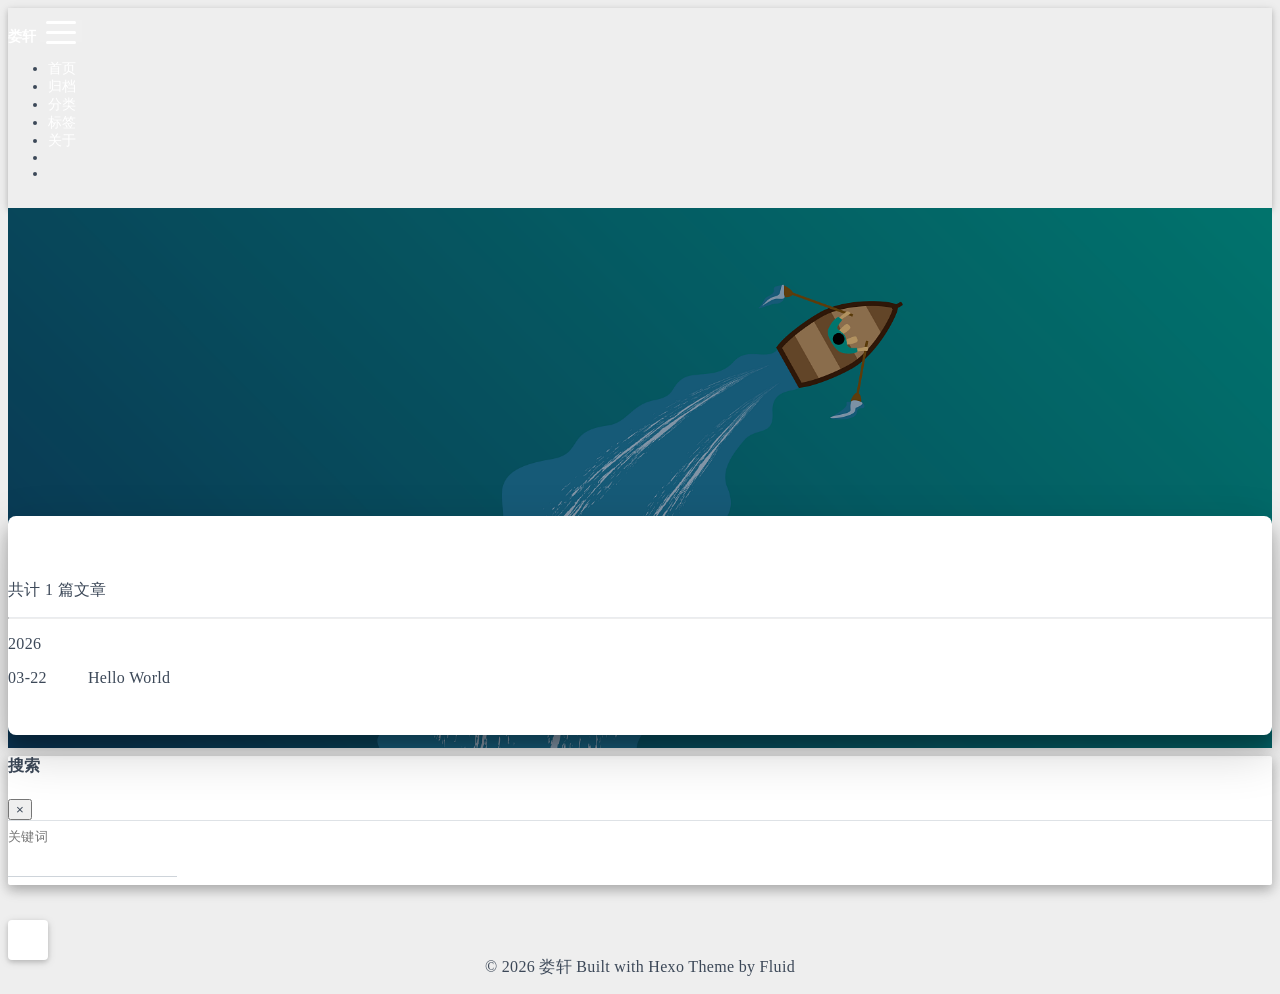
<file: archives/2026/03/index.html>
<!DOCTYPE html>
<html lang="zh-CN" data-default-color-scheme=auto>



<head>
  <meta charset="UTF-8">

  <link rel="apple-touch-icon" sizes="76x76" href="/img/fcvicon.png">
  <link rel="icon" href="/img/favicon.png">
  

  <meta name="viewport" content="width=device-width, initial-scale=1.0, maximum-scale=5.0, shrink-to-fit=no">
  <meta http-equiv="x-ua-compatible" content="ie=edge">
  
  <meta name="theme-color" content="#2f4154">
  <meta name="author" content="娄轩">
  <meta name="keywords" content="知识库,技术博客,娄轩">
  
    <meta name="description" content="「个人专属知识库」，沉淀干货、拆解新知、记录成长!">
<meta property="og:type" content="website">
<meta property="og:title" content="归档">
<meta property="og:url" content="https://louxuan.github.io/archives/2026/03/index.html">
<meta property="og:site_name" content="娄轩">
<meta property="og:description" content="「个人专属知识库」，沉淀干货、拆解新知、记录成长!">
<meta property="og:locale" content="zh_CN">
<meta property="article:author" content="娄轩">
<meta property="article:tag" content="知识库">
<meta property="article:tag" content="技术博客">
<meta property="article:tag" content="娄轩">
<meta name="twitter:card" content="summary_large_image">
  
  
  
  <title>归档 - 娄轩</title>

  <link  rel="stylesheet" href="https://lib.baomitu.com/twitter-bootstrap/4.6.1/css/bootstrap.min.css" />





<!-- 主题依赖的图标库，不要自行修改 -->
<!-- Do not modify the link that theme dependent icons -->

<link rel="stylesheet" href="//at.alicdn.com/t/c/font_1749284_5i9bdhy70f8.css">



<link rel="stylesheet" href="//at.alicdn.com/t/c/font_1736178_k526ubmyhba.css">


<link  rel="stylesheet" href="/css/main.css" />


  <link id="highlight-css" rel="stylesheet" href="/css/highlight.css" />
  
    <link id="highlight-css-dark" rel="stylesheet" href="/css/highlight-dark.css" />
  




  <script id="fluid-configs">
    var Fluid = window.Fluid || {};
    Fluid.ctx = Object.assign({}, Fluid.ctx)
    var CONFIG = {"hostname":"louxuan.github.io","root":"/","version":"1.9.9","typing":{"enable":true,"typeSpeed":70,"cursorChar":"_","loop":false,"scope":[]},"anchorjs":{"enable":true,"element":"h1,h2,h3,h4,h5,h6","placement":"left","visible":"hover","icon":""},"progressbar":{"enable":true,"height_px":3,"color":"#29d","options":{"showSpinner":false,"trickleSpeed":100}},"code_language":{"enable":true,"default":"TEXT"},"copy_btn":true,"image_caption":{"enable":true},"image_zoom":{"enable":true,"img_url_replace":["",""]},"toc":{"enable":true,"expand_all":true,"placement":"right","headingSelector":"h1,h2,h3,h4,h5,h6","collapseDepth":0},"lazyload":{"enable":true,"loading_img":"/img/loading.gif","onlypost":false,"offset_factor":2},"web_analytics":{"enable":false,"follow_dnt":true,"baidu":null,"google":{"measurement_id":null},"tencent":{"sid":null,"cid":null},"leancloud":{"app_id":null,"app_key":null,"server_url":null,"path":"window.location.pathname","ignore_local":false},"openkounter":{"server_url":"https://open-kounter.mintimate.cn","path":"window.location.pathname","ignore_local":false},"umami":{"src":null,"website_id":null,"domains":null,"start_time":"2024-01-01T00:00:00.000Z","token":null,"api_server":null}},"search_path":"/local-search.xml","include_content_in_search":true};

    if (CONFIG.web_analytics.follow_dnt) {
      var dntVal = navigator.doNotTrack || window.doNotTrack || navigator.msDoNotTrack;
      Fluid.ctx.dnt = dntVal && (dntVal.startsWith('1') || dntVal.startsWith('yes') || dntVal.startsWith('on'));
    }
  </script>
  <script  src="/js/utils.js" ></script>
  <script  src="/js/color-schema.js" ></script>
  


  
<meta name="generator" content="Hexo 7.3.0"></head>


<body>
  

  <header>
    

<div class="header-inner" style="height: 60vh;">
  <nav id="navbar" class="navbar fixed-top  navbar-expand-lg navbar-dark scrolling-navbar">
  <div class="container">
    <a class="navbar-brand" href="/">
      <strong>娄轩</strong>
    </a>

    <button id="navbar-toggler-btn" class="navbar-toggler" type="button" data-toggle="collapse"
            data-target="#navbarSupportedContent"
            aria-controls="navbarSupportedContent" aria-expanded="false" aria-label="Toggle navigation">
      <div class="animated-icon"><span></span><span></span><span></span></div>
    </button>

    <!-- Collapsible content (desktop) -->
    <div class="collapse navbar-collapse" id="navbarSupportedContent">
      <ul class="navbar-nav ml-auto text-center">
        
          
          
          
          
            <li class="nav-item">
              <a class="nav-link" href="/" target="_self">
                <i class="iconfont icon-home-fill"></i>
                <span>首页</span>
              </a>
            </li>
          
        
          
          
          
          
            <li class="nav-item">
              <a class="nav-link" href="/archives/" target="_self">
                <i class="iconfont icon-archive-fill"></i>
                <span>归档</span>
              </a>
            </li>
          
        
          
          
          
          
            <li class="nav-item">
              <a class="nav-link" href="/categories/" target="_self">
                <i class="iconfont icon-category-fill"></i>
                <span>分类</span>
              </a>
            </li>
          
        
          
          
          
          
            <li class="nav-item">
              <a class="nav-link" href="/tags/" target="_self">
                <i class="iconfont icon-tags-fill"></i>
                <span>标签</span>
              </a>
            </li>
          
        
          
          
          
          
            <li class="nav-item">
              <a class="nav-link" href="/about/" target="_self">
                <i class="iconfont icon-user-fill"></i>
                <span>关于</span>
              </a>
            </li>
          
        
        
          <li class="nav-item" id="search-btn">
            <a class="nav-link" target="_self" href="javascript:;" data-toggle="modal" data-target="#modalSearch" aria-label="Search">
              <i class="iconfont icon-search"></i>
            </a>
          </li>
          
        
        
          <li class="nav-item" id="color-toggle-btn">
            <a class="nav-link" target="_self" href="javascript:;" aria-label="Color Toggle">
              <i class="iconfont icon-dark" id="color-toggle-icon"></i>
            </a>
          </li>
        
      </ul>
    </div>
  </div>
</nav>

<!-- Mobile grid menu overlay -->
<div id="mobile-grid-menu" class="d-lg-none">
  <div class="mobile-grid-menu-inner">
    <div class="container">
      <div class="row">
        
          
          
          
          
            <div class="col-4 mobile-grid-cell">
              <a href="/" target="_self">
                <div class="mobile-grid-item">
                  <i class="iconfont icon-home-fill"></i>
                  <span>首页</span>
                </div>
              </a>
            </div>
          
        
          
          
          
          
            <div class="col-4 mobile-grid-cell">
              <a href="/archives/" target="_self">
                <div class="mobile-grid-item">
                  <i class="iconfont icon-archive-fill"></i>
                  <span>归档</span>
                </div>
              </a>
            </div>
          
        
          
          
          
          
            <div class="col-4 mobile-grid-cell">
              <a href="/categories/" target="_self">
                <div class="mobile-grid-item">
                  <i class="iconfont icon-category-fill"></i>
                  <span>分类</span>
                </div>
              </a>
            </div>
          
        
          
          
          
          
            <div class="col-4 mobile-grid-cell">
              <a href="/tags/" target="_self">
                <div class="mobile-grid-item">
                  <i class="iconfont icon-tags-fill"></i>
                  <span>标签</span>
                </div>
              </a>
            </div>
          
        
          
          
          
          
            <div class="col-4 mobile-grid-cell">
              <a href="/about/" target="_self">
                <div class="mobile-grid-item">
                  <i class="iconfont icon-user-fill"></i>
                  <span>关于</span>
                </div>
              </a>
            </div>
          
        
        
          <div class="col-4 mobile-grid-cell" id="mobile-search-btn">
            <a href="javascript:;" data-toggle="modal" data-target="#modalSearch" aria-label="Search">
              <div class="mobile-grid-item">
                <i class="iconfont icon-search"></i>
                <span>搜索</span>
              </div>
            </a>
          </div>
        
        
          <div class="col-4 mobile-grid-cell" id="mobile-color-toggle-btn"
               data-label-light="开灯"
               data-label-dark="关灯">
            <a href="javascript:;" aria-label="Color Toggle">
              <div class="mobile-grid-item">
                <i class="iconfont icon-dark" id="mobile-color-toggle-icon"></i>
                <span id="mobile-color-toggle-label">关灯</span>
              </div>
            </a>
          </div>
        
      </div>
    </div>
  </div>
</div>

  

<div id="banner" class="banner" parallax=true
     style="background: url('/img/bg/default.png') no-repeat center center; background-size: cover;">
  <div class="full-bg-img">
    <div class="mask flex-center" style="background-color: rgba(0, 0, 0, 0.3)">
      <div class="banner-text text-center fade-in-up">
        <div class="h2">
          
            <span id="subtitle" data-typed-text="归档"></span>
          
        </div>

        
      </div>

      
    </div>
  </div>
</div>



</div>

  </header>

  <main>
    
      <div class="container nopadding-x-md">
        <div id="board"
          >
          
          <div class="container">
            <div class="row">
              <div class="col-12 col-md-10 m-auto">
                

<div class="list-group">
  <p class="h4">共计 1 篇文章</p>
  <hr>
  
  
    
      
      <p class="h5">2026</p>
    
    <a href="/2026/03/22/hello-world/" class="list-group-item list-group-item-action">
      <time>03-22</time>
      <div class="list-group-item-title">Hello World</div>
    </a>
  
</div>





              </div>
            </div>
          </div>
        </div>
      </div>
    

    
      <a id="scroll-top-button" aria-label="TOP" href="#" role="button">
        <i class="iconfont icon-arrowup" aria-hidden="true"></i>
      </a>
    

    
      <div class="modal fade" id="modalSearch" tabindex="-1" role="dialog" aria-labelledby="ModalLabel"
     aria-hidden="true">
  <div class="modal-dialog modal-dialog-scrollable modal-lg" role="document">
    <div class="modal-content">
      <div class="modal-header text-center">
        <h4 class="modal-title w-100 font-weight-bold">搜索</h4>
        <button type="button" id="local-search-close" class="close" data-dismiss="modal" aria-label="Close">
          <span aria-hidden="true">&times;</span>
        </button>
      </div>
      <div class="modal-body mx-3">
        <div class="md-form mb-5">
          <input type="text" id="local-search-input" class="form-control validate">
          <label data-error="x" data-success="v" for="local-search-input">关键词</label>
        </div>
        <div class="list-group" id="local-search-result"></div>
      </div>
    </div>
  </div>
</div>

    

    
  </main>

  <footer>
    <div class="footer-inner">
  
    <div class="footer-content">
       © 2026 <a href="https://louxuan.github.io" target="_blank" rel="nofollow noopener"><span>娄轩</span></a>  Built with <a href="https://hexo.io" target="_blank" rel="nofollow noopener"><span>Hexo</span></a>
Theme by <a href="https://github.com/fluid-dev/hexo-theme-fluid" target="_blank" rel="nofollow noopener"><span>Fluid</span></a> 
    </div>
  
  
  
</div>

  </footer>

  <!-- Scripts -->
  
  <script  src="https://lib.baomitu.com/nprogress/0.2.0/nprogress.min.js" ></script>
  <link  rel="stylesheet" href="https://lib.baomitu.com/nprogress/0.2.0/nprogress.min.css" />

  <script>
    NProgress.configure({"showSpinner":false,"trickleSpeed":100})
    NProgress.start()
    window.addEventListener('load', function() {
      NProgress.done();
    })
  </script>


<script  src="https://lib.baomitu.com/jquery/3.6.4/jquery.min.js" ></script>
<script  src="https://lib.baomitu.com/twitter-bootstrap/4.6.1/js/bootstrap.min.js" ></script>
<script  src="/js/events.js" ></script>
<script  src="/js/plugins.js" ></script>


  <script  src="https://lib.baomitu.com/typed.js/2.0.12/typed.min.js" ></script>
  <script>
    (function (window, document) {
      var typing = Fluid.plugins.typing;
      var subtitle = document.getElementById('subtitle');
      if (!subtitle || !typing) {
        return;
      }
      var text = subtitle.getAttribute('data-typed-text');
      
        typing(text);
      
    })(window, document);
  </script>




  
    <script  src="/js/img-lazyload.js" ></script>
  




  <script  src="/js/local-search.js" ></script>





<!-- 主题的启动项，将它保持在最底部 -->
<!-- the boot of the theme, keep it at the bottom -->
<script  src="/js/boot.js" ></script>


  

  <noscript>
    <div class="noscript-warning">博客在允许 JavaScript 运行的环境下浏览效果更佳</div>
  </noscript>
</body>
</html>
</file>
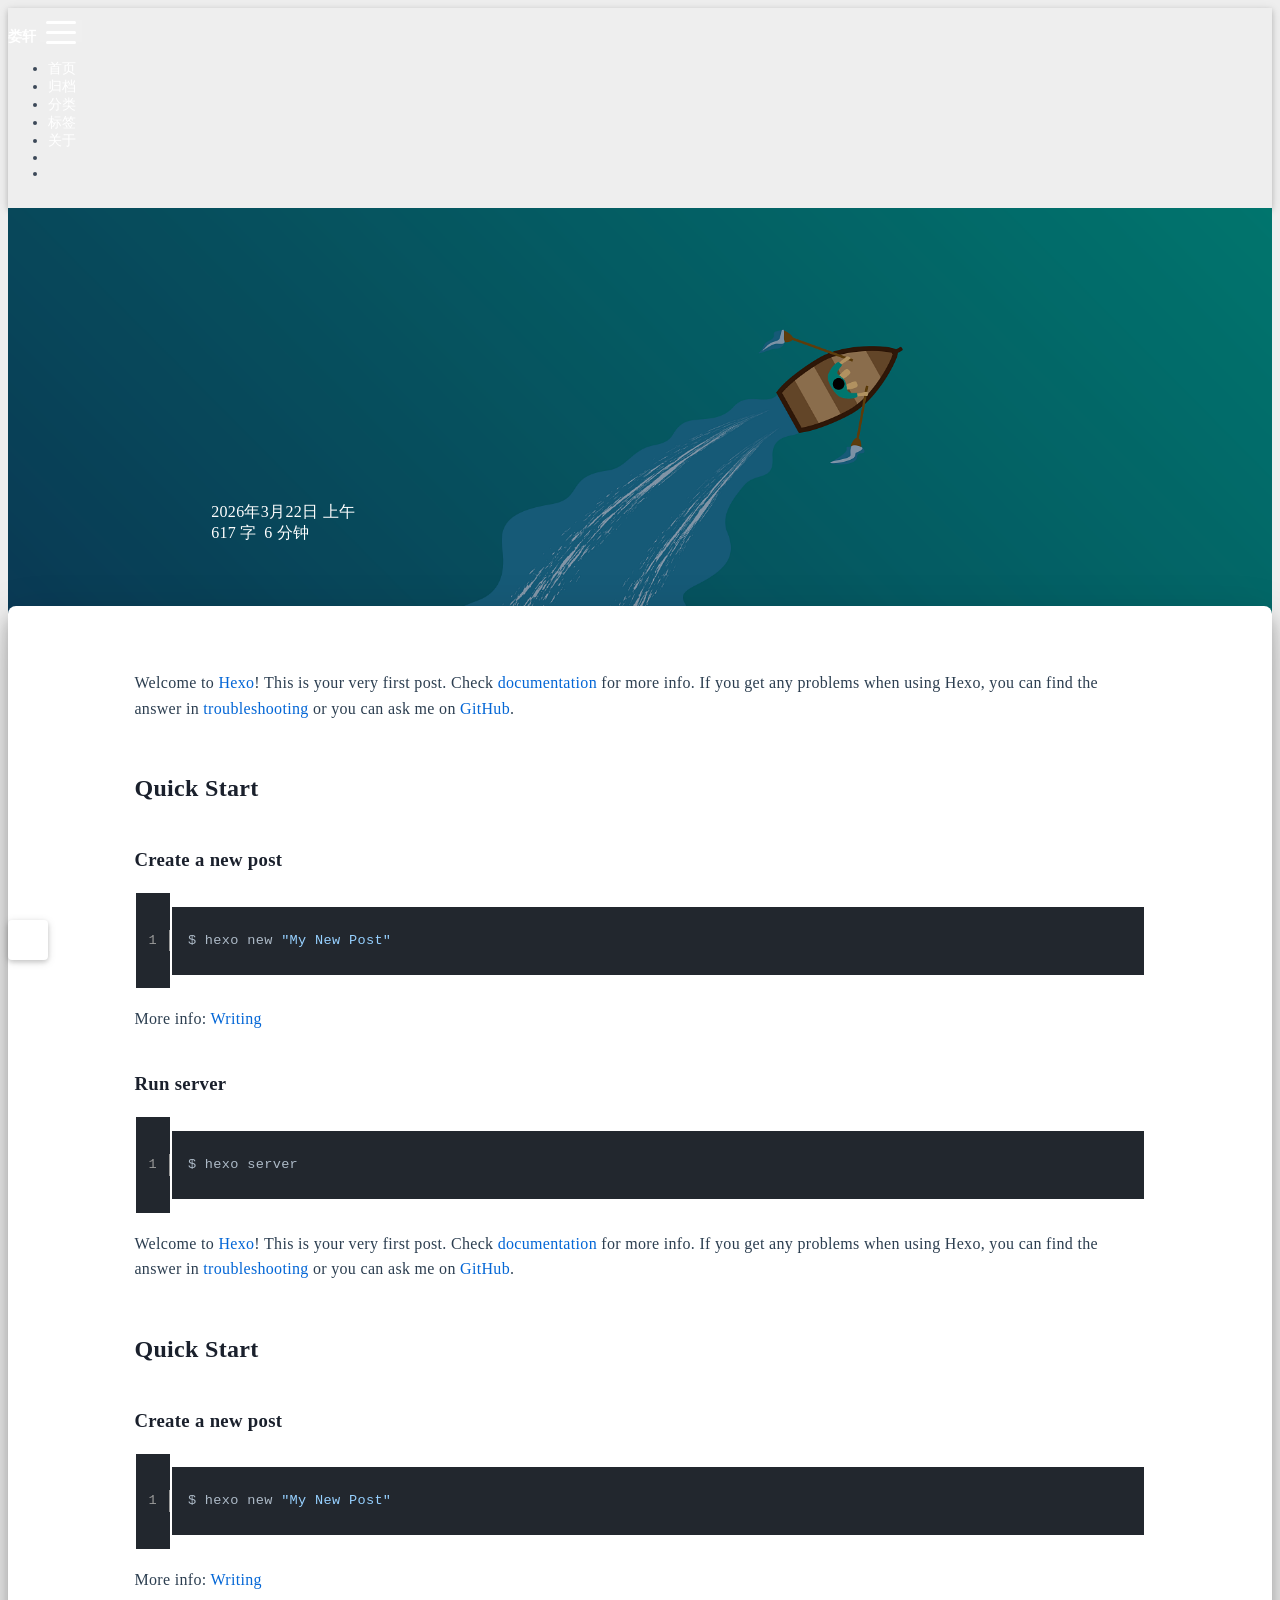
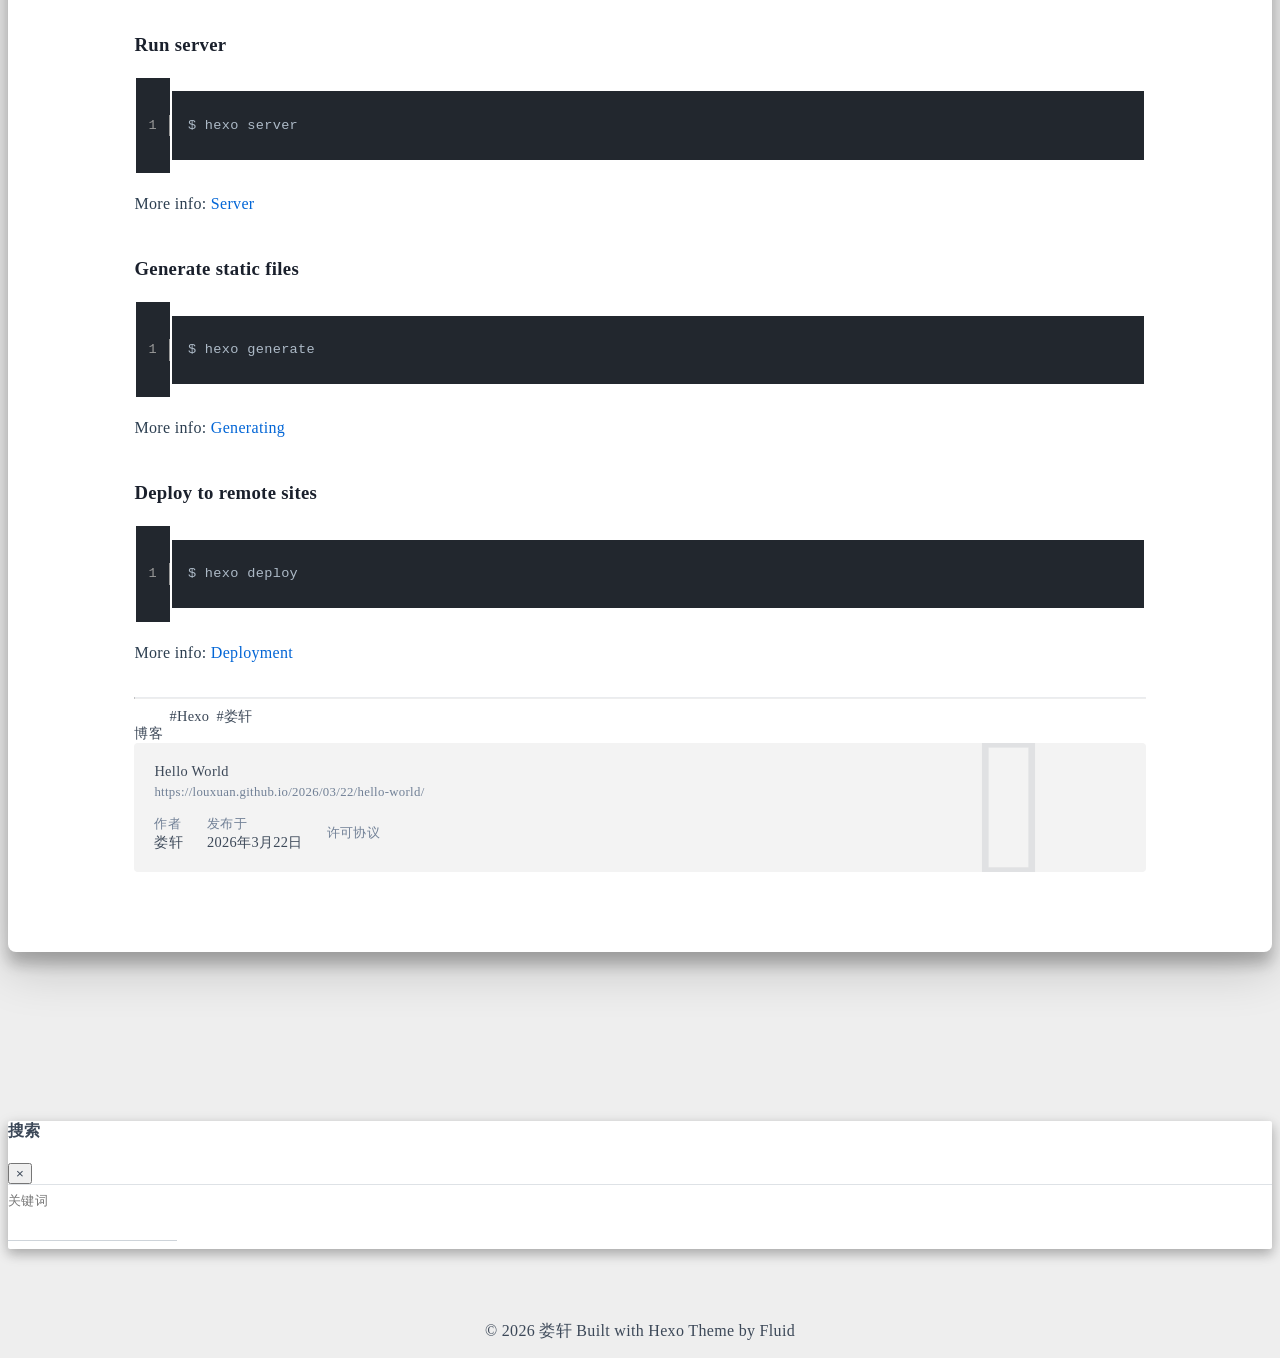
<file: 2026/03/22/hello-world/index.html>
<!DOCTYPE html>
<html lang="zh-CN" data-default-color-scheme=auto>



<head>
  <meta charset="UTF-8">

  <link rel="apple-touch-icon" sizes="76x76" href="/img/fcvicon.png">
  <link rel="icon" href="/img/favicon.png">
  

  <meta name="viewport" content="width=device-width, initial-scale=1.0, maximum-scale=5.0, shrink-to-fit=no">
  <meta http-equiv="x-ua-compatible" content="ie=edge">
  
  <meta name="theme-color" content="#2f4154">
  <meta name="author" content="娄轩">
  <meta name="keywords" content="知识库,技术博客,娄轩">
  
    <meta name="description" content="Welcome to Hexo! This is your very first post. Check documentation for more info. If you get any problems when using Hexo, you can find the answer in troubleshooting or you can ask me on GitHub. Quick">
<meta property="og:type" content="article">
<meta property="og:title" content="Hello World">
<meta property="og:url" content="https://louxuan.github.io/2026/03/22/hello-world/index.html">
<meta property="og:site_name" content="娄轩">
<meta property="og:description" content="Welcome to Hexo! This is your very first post. Check documentation for more info. If you get any problems when using Hexo, you can find the answer in troubleshooting or you can ask me on GitHub. Quick">
<meta property="og:locale" content="zh_CN">
<meta property="article:published_time" content="2026-03-22T02:22:01.358Z">
<meta property="article:modified_time" content="2026-03-22T01:35:50.674Z">
<meta property="article:author" content="娄轩">
<meta property="article:tag" content="Hexo">
<meta property="article:tag" content="娄轩">
<meta name="twitter:card" content="summary_large_image">
  
  
  
  <title>Hello World - 娄轩</title>

  <link  rel="stylesheet" href="https://lib.baomitu.com/twitter-bootstrap/4.6.1/css/bootstrap.min.css" />



  <link  rel="stylesheet" href="https://lib.baomitu.com/github-markdown-css/4.0.0/github-markdown.min.css" />

  <link  rel="stylesheet" href="https://lib.baomitu.com/hint.css/2.7.0/hint.min.css" />

  <link  rel="stylesheet" href="https://lib.baomitu.com/fancybox/3.5.7/jquery.fancybox.min.css" />



<!-- 主题依赖的图标库，不要自行修改 -->
<!-- Do not modify the link that theme dependent icons -->

<link rel="stylesheet" href="//at.alicdn.com/t/c/font_1749284_5i9bdhy70f8.css">



<link rel="stylesheet" href="//at.alicdn.com/t/c/font_1736178_k526ubmyhba.css">


<link  rel="stylesheet" href="/css/main.css" />


  <link id="highlight-css" rel="stylesheet" href="/css/highlight.css" />
  
    <link id="highlight-css-dark" rel="stylesheet" href="/css/highlight-dark.css" />
  




  <script id="fluid-configs">
    var Fluid = window.Fluid || {};
    Fluid.ctx = Object.assign({}, Fluid.ctx)
    var CONFIG = {"hostname":"louxuan.github.io","root":"/","version":"1.9.9","typing":{"enable":true,"typeSpeed":70,"cursorChar":"_","loop":false,"scope":[]},"anchorjs":{"enable":true,"element":"h1,h2,h3,h4,h5,h6","placement":"left","visible":"hover","icon":""},"progressbar":{"enable":true,"height_px":3,"color":"#29d","options":{"showSpinner":false,"trickleSpeed":100}},"code_language":{"enable":true,"default":"TEXT"},"copy_btn":true,"image_caption":{"enable":true},"image_zoom":{"enable":true,"img_url_replace":["",""]},"toc":{"enable":true,"expand_all":true,"placement":"right","headingSelector":"h1,h2,h3,h4,h5,h6","collapseDepth":0},"lazyload":{"enable":true,"loading_img":"/img/loading.gif","onlypost":false,"offset_factor":2},"web_analytics":{"enable":false,"follow_dnt":true,"baidu":null,"google":{"measurement_id":null},"tencent":{"sid":null,"cid":null},"leancloud":{"app_id":null,"app_key":null,"server_url":null,"path":"window.location.pathname","ignore_local":false},"openkounter":{"server_url":"https://open-kounter.mintimate.cn","path":"window.location.pathname","ignore_local":false},"umami":{"src":null,"website_id":null,"domains":null,"start_time":"2024-01-01T00:00:00.000Z","token":null,"api_server":null}},"search_path":"/local-search.xml","include_content_in_search":true};

    if (CONFIG.web_analytics.follow_dnt) {
      var dntVal = navigator.doNotTrack || window.doNotTrack || navigator.msDoNotTrack;
      Fluid.ctx.dnt = dntVal && (dntVal.startsWith('1') || dntVal.startsWith('yes') || dntVal.startsWith('on'));
    }
  </script>
  <script  src="/js/utils.js" ></script>
  <script  src="/js/color-schema.js" ></script>
  


  
<meta name="generator" content="Hexo 7.3.0"></head>


<body>
  

  <header>
    

<div class="header-inner" style="height: 70vh;">
  <nav id="navbar" class="navbar fixed-top  navbar-expand-lg navbar-dark scrolling-navbar">
  <div class="container">
    <a class="navbar-brand" href="/">
      <strong>娄轩</strong>
    </a>

    <button id="navbar-toggler-btn" class="navbar-toggler" type="button" data-toggle="collapse"
            data-target="#navbarSupportedContent"
            aria-controls="navbarSupportedContent" aria-expanded="false" aria-label="Toggle navigation">
      <div class="animated-icon"><span></span><span></span><span></span></div>
    </button>

    <!-- Collapsible content (desktop) -->
    <div class="collapse navbar-collapse" id="navbarSupportedContent">
      <ul class="navbar-nav ml-auto text-center">
        
          
          
          
          
            <li class="nav-item">
              <a class="nav-link" href="/" target="_self">
                <i class="iconfont icon-home-fill"></i>
                <span>首页</span>
              </a>
            </li>
          
        
          
          
          
          
            <li class="nav-item">
              <a class="nav-link" href="/archives/" target="_self">
                <i class="iconfont icon-archive-fill"></i>
                <span>归档</span>
              </a>
            </li>
          
        
          
          
          
          
            <li class="nav-item">
              <a class="nav-link" href="/categories/" target="_self">
                <i class="iconfont icon-category-fill"></i>
                <span>分类</span>
              </a>
            </li>
          
        
          
          
          
          
            <li class="nav-item">
              <a class="nav-link" href="/tags/" target="_self">
                <i class="iconfont icon-tags-fill"></i>
                <span>标签</span>
              </a>
            </li>
          
        
          
          
          
          
            <li class="nav-item">
              <a class="nav-link" href="/about/" target="_self">
                <i class="iconfont icon-user-fill"></i>
                <span>关于</span>
              </a>
            </li>
          
        
        
          <li class="nav-item" id="search-btn">
            <a class="nav-link" target="_self" href="javascript:;" data-toggle="modal" data-target="#modalSearch" aria-label="Search">
              <i class="iconfont icon-search"></i>
            </a>
          </li>
          
        
        
          <li class="nav-item" id="color-toggle-btn">
            <a class="nav-link" target="_self" href="javascript:;" aria-label="Color Toggle">
              <i class="iconfont icon-dark" id="color-toggle-icon"></i>
            </a>
          </li>
        
      </ul>
    </div>
  </div>
</nav>

<!-- Mobile grid menu overlay -->
<div id="mobile-grid-menu" class="d-lg-none">
  <div class="mobile-grid-menu-inner">
    <div class="container">
      <div class="row">
        
          
          
          
          
            <div class="col-4 mobile-grid-cell">
              <a href="/" target="_self">
                <div class="mobile-grid-item">
                  <i class="iconfont icon-home-fill"></i>
                  <span>首页</span>
                </div>
              </a>
            </div>
          
        
          
          
          
          
            <div class="col-4 mobile-grid-cell">
              <a href="/archives/" target="_self">
                <div class="mobile-grid-item">
                  <i class="iconfont icon-archive-fill"></i>
                  <span>归档</span>
                </div>
              </a>
            </div>
          
        
          
          
          
          
            <div class="col-4 mobile-grid-cell">
              <a href="/categories/" target="_self">
                <div class="mobile-grid-item">
                  <i class="iconfont icon-category-fill"></i>
                  <span>分类</span>
                </div>
              </a>
            </div>
          
        
          
          
          
          
            <div class="col-4 mobile-grid-cell">
              <a href="/tags/" target="_self">
                <div class="mobile-grid-item">
                  <i class="iconfont icon-tags-fill"></i>
                  <span>标签</span>
                </div>
              </a>
            </div>
          
        
          
          
          
          
            <div class="col-4 mobile-grid-cell">
              <a href="/about/" target="_self">
                <div class="mobile-grid-item">
                  <i class="iconfont icon-user-fill"></i>
                  <span>关于</span>
                </div>
              </a>
            </div>
          
        
        
          <div class="col-4 mobile-grid-cell" id="mobile-search-btn">
            <a href="javascript:;" data-toggle="modal" data-target="#modalSearch" aria-label="Search">
              <div class="mobile-grid-item">
                <i class="iconfont icon-search"></i>
                <span>搜索</span>
              </div>
            </a>
          </div>
        
        
          <div class="col-4 mobile-grid-cell" id="mobile-color-toggle-btn"
               data-label-light="开灯"
               data-label-dark="关灯">
            <a href="javascript:;" aria-label="Color Toggle">
              <div class="mobile-grid-item">
                <i class="iconfont icon-dark" id="mobile-color-toggle-icon"></i>
                <span id="mobile-color-toggle-label">关灯</span>
              </div>
            </a>
          </div>
        
      </div>
    </div>
  </div>
</div>

  

<div id="banner" class="banner" parallax=true
     style="background: url('/img/bg/default.png') no-repeat center center; background-size: cover;">
  <div class="full-bg-img">
    <div class="mask flex-center" style="background-color: rgba(0, 0, 0, 0.3)">
      <div class="banner-text text-center fade-in-up">
        <div class="h2">
          
            <span id="subtitle" data-typed-text="Hello World"></span>
          
        </div>

        
          
  <div class="mt-3">
    
    
      <span class="post-meta">
        <i class="iconfont icon-date-fill" aria-hidden="true"></i>
        <time datetime="2026-03-22 10:22" pubdate>
          2026年3月22日 上午
        </time>
      </span>
    
  </div>

  <div class="mt-1">
    
      <span class="post-meta mr-2">
        <i class="iconfont icon-chart"></i>
        
          617 字
        
      </span>
    

    
      <span class="post-meta mr-2">
        <i class="iconfont icon-clock-fill"></i>
        
        
        
          6 分钟
        
      </span>
    

    
    
  </div>


        
      </div>

      
    </div>
  </div>
</div>



</div>

  </header>

  <main>
    
      

<div class="container-fluid nopadding-x">
  <div class="row nomargin-x">
    <div class="side-col d-none d-lg-block col-lg-2">
      

    </div>

    <div class="col-lg-8 nopadding-x-md">
      <div class="container nopadding-x-md" id="board-ctn">
        <div id="board">
          <article class="post-content mx-auto">
            <h1 id="seo-header">Hello World</h1>
            
            
              <div class="markdown-body">
                
                <p>Welcome to <a target="_blank" rel="noopener" href="https://hexo.io/">Hexo</a>! This is your very first post. Check <a target="_blank" rel="noopener" href="https://hexo.io/docs/">documentation</a> for more info. If you get any problems when using Hexo, you can find the answer in <a target="_blank" rel="noopener" href="https://hexo.io/docs/troubleshooting.html">troubleshooting</a> or you can ask me on <a target="_blank" rel="noopener" href="https://github.com/hexojs/hexo/issues">GitHub</a>.</p>
<h2 id="Quick-Start"><a href="#Quick-Start" class="headerlink" title="Quick Start"></a>Quick Start</h2><h3 id="Create-a-new-post"><a href="#Create-a-new-post" class="headerlink" title="Create a new post"></a>Create a new post</h3><figure class="highlight bash"><table><tr><td class="gutter"><pre><span class="line">1</span><br></pre></td><td class="code"><pre><code class="hljs bash">$ hexo new <span class="hljs-string">&quot;My New Post&quot;</span><br></code></pre></td></tr></table></figure>

<p>More info: <a target="_blank" rel="noopener" href="https://hexo.io/docs/writing.html">Writing</a></p>
<h3 id="Run-server"><a href="#Run-server" class="headerlink" title="Run server"></a>Run server</h3><figure class="highlight bash"><table><tr><td class="gutter"><pre><span class="line">1</span><br></pre></td><td class="code"><pre><code class="hljs bash">$ hexo server<br></code></pre></td></tr></table></figure>
<span id="more"></span>
<p>Welcome to <a target="_blank" rel="noopener" href="https://hexo.io/">Hexo</a>! This is your very first post. Check <a target="_blank" rel="noopener" href="https://hexo.io/docs/">documentation</a> for more info. If you get any problems when using Hexo, you can find the answer in <a target="_blank" rel="noopener" href="https://hexo.io/docs/troubleshooting.html">troubleshooting</a> or you can ask me on <a target="_blank" rel="noopener" href="https://github.com/hexojs/hexo/issues">GitHub</a>.</p>
<h2 id="Quick-Start-1"><a href="#Quick-Start-1" class="headerlink" title="Quick Start"></a>Quick Start</h2><h3 id="Create-a-new-post-1"><a href="#Create-a-new-post-1" class="headerlink" title="Create a new post"></a>Create a new post</h3><figure class="highlight bash"><table><tr><td class="gutter"><pre><span class="line">1</span><br></pre></td><td class="code"><pre><code class="hljs bash">$ hexo new <span class="hljs-string">&quot;My New Post&quot;</span><br></code></pre></td></tr></table></figure>

<p>More info: <a target="_blank" rel="noopener" href="https://hexo.io/docs/writing.html">Writing</a></p>
<h3 id="Run-server-1"><a href="#Run-server-1" class="headerlink" title="Run server"></a>Run server</h3><figure class="highlight bash"><table><tr><td class="gutter"><pre><span class="line">1</span><br></pre></td><td class="code"><pre><code class="hljs bash">$ hexo server<br></code></pre></td></tr></table></figure>

<p>More info: <a target="_blank" rel="noopener" href="https://hexo.io/docs/server.html">Server</a></p>
<h3 id="Generate-static-files"><a href="#Generate-static-files" class="headerlink" title="Generate static files"></a>Generate static files</h3><figure class="highlight bash"><table><tr><td class="gutter"><pre><span class="line">1</span><br></pre></td><td class="code"><pre><code class="hljs bash">$ hexo generate<br></code></pre></td></tr></table></figure>

<p>More info: <a target="_blank" rel="noopener" href="https://hexo.io/docs/generating.html">Generating</a></p>
<h3 id="Deploy-to-remote-sites"><a href="#Deploy-to-remote-sites" class="headerlink" title="Deploy to remote sites"></a>Deploy to remote sites</h3><figure class="highlight bash"><table><tr><td class="gutter"><pre><span class="line">1</span><br></pre></td><td class="code"><pre><code class="hljs bash">$ hexo deploy<br></code></pre></td></tr></table></figure>

<p>More info: <a target="_blank" rel="noopener" href="https://hexo.io/docs/one-command-deployment.html">Deployment</a></p>

                
              </div>
            
            <hr/>
            <div>
              <div class="post-metas my-3">
  
    <div class="post-meta mr-3 d-flex align-items-center">
      <i class="iconfont icon-category"></i>
      

<span class="category-chains">
  
  
    
      <span class="category-chain">
        
  <a href="/categories/%E5%8D%9A%E5%AE%A2/" class="category-chain-item">博客</a>
  
  

      </span>
    
  
</span>

    </div>
  
  
    <div class="post-meta">
      <i class="iconfont icon-tags"></i>
      
        <a href="/tags/Hexo/" class="print-no-link">#Hexo</a>
      
        <a href="/tags/%E5%A8%84%E8%BD%A9/" class="print-no-link">#娄轩</a>
      
    </div>
  
</div>


              
  

  <div class="license-box my-3">
    <div class="license-title">
      <div>Hello World</div>
      <div>https://louxuan.github.io/2026/03/22/hello-world/</div>
    </div>
    <div class="license-meta">
      
        <div class="license-meta-item">
          <div>作者</div>
          <div>娄轩</div>
        </div>
      
      
        <div class="license-meta-item license-meta-date">
          <div>发布于</div>
          <div>2026年3月22日</div>
        </div>
      
      
      
        <div class="license-meta-item">
          <div>许可协议</div>
          <div>
            
              
              
                <a class="print-no-link" target="_blank" href="https://creativecommons.org/licenses/by/4.0/">
                  <span class="hint--top hint--rounded" aria-label="BY - 署名">
                    <i class="iconfont icon-cc-by"></i>
                  </span>
                </a>
              
            
          </div>
        </div>
      
    </div>
    <div class="license-icon iconfont"></div>
  </div>



              
                <div class="post-prevnext my-3">
                  <article class="post-prev col-6">
                    
                    
                  </article>
                  <article class="post-next col-6">
                    
                    
                  </article>
                </div>
              
            </div>

            
  
  
    <article id="comments" lazyload>
      
  <div id="gitalk-container"></div>
  <script type="text/javascript">
    Fluid.utils.loadComments('#gitalk-container', function() {
      Fluid.utils.createCssLink('/css/gitalk.css')
      Fluid.utils.createScript('https://lib.baomitu.com/gitalk/1.8.0/gitalk.min.js', function() {
        var options = Object.assign(
          {"clientID":"Ov23lilxUQgs2ee0rSDI","clientSecret":"157618031f7e21187b51d2000e0567142747b412","repo":"louxuan.github.io","owner":"louxuan","admin":["louxuan"],"language":"zh-CN","labels":["Gitalk"],"perPage":10,"pagerDirection":"last","distractionFreeMode":false,"createIssueManually":true,"proxy":"https://cors-anywhere.azm.workers.dev/https://github.com/login/oauth/access_token"},
          {
            id: 'f95815eb02fe3a269e7372cf59396aa0'
          }
        )
        var gitalk = new Gitalk(options);
        gitalk.render('gitalk-container');
      });
    });
  </script>
  <noscript>Please enable JavaScript to view the comments</noscript>


    </article>
  


          </article>
        </div>
      </div>
    </div>

    <div class="side-col d-none d-lg-block col-lg-2">
      
  <aside class="sidebar" style="margin-left: -1rem">
    <div id="toc">
  <p class="toc-header">
    <i class="iconfont icon-list"></i>
    <span>目录</span>
  </p>
  <div class="toc-body" id="toc-body"></div>
</div>



  </aside>


    </div>
  </div>
</div>





  



  



  



  



  







    

    
      <a id="scroll-top-button" aria-label="TOP" href="#" role="button">
        <i class="iconfont icon-arrowup" aria-hidden="true"></i>
      </a>
    

    
      <div class="modal fade" id="modalSearch" tabindex="-1" role="dialog" aria-labelledby="ModalLabel"
     aria-hidden="true">
  <div class="modal-dialog modal-dialog-scrollable modal-lg" role="document">
    <div class="modal-content">
      <div class="modal-header text-center">
        <h4 class="modal-title w-100 font-weight-bold">搜索</h4>
        <button type="button" id="local-search-close" class="close" data-dismiss="modal" aria-label="Close">
          <span aria-hidden="true">&times;</span>
        </button>
      </div>
      <div class="modal-body mx-3">
        <div class="md-form mb-5">
          <input type="text" id="local-search-input" class="form-control validate">
          <label data-error="x" data-success="v" for="local-search-input">关键词</label>
        </div>
        <div class="list-group" id="local-search-result"></div>
      </div>
    </div>
  </div>
</div>

    

    
  </main>

  <footer>
    <div class="footer-inner">
  
    <div class="footer-content">
       © 2026 <a href="https://louxuan.github.io" target="_blank" rel="nofollow noopener"><span>娄轩</span></a>  Built with <a href="https://hexo.io" target="_blank" rel="nofollow noopener"><span>Hexo</span></a>
Theme by <a href="https://github.com/fluid-dev/hexo-theme-fluid" target="_blank" rel="nofollow noopener"><span>Fluid</span></a> 
    </div>
  
  
  
</div>

  </footer>

  <!-- Scripts -->
  
  <script  src="https://lib.baomitu.com/nprogress/0.2.0/nprogress.min.js" ></script>
  <link  rel="stylesheet" href="https://lib.baomitu.com/nprogress/0.2.0/nprogress.min.css" />

  <script>
    NProgress.configure({"showSpinner":false,"trickleSpeed":100})
    NProgress.start()
    window.addEventListener('load', function() {
      NProgress.done();
    })
  </script>


<script  src="https://lib.baomitu.com/jquery/3.6.4/jquery.min.js" ></script>
<script  src="https://lib.baomitu.com/twitter-bootstrap/4.6.1/js/bootstrap.min.js" ></script>
<script  src="/js/events.js" ></script>
<script  src="/js/plugins.js" ></script>


  <script  src="https://lib.baomitu.com/typed.js/2.0.12/typed.min.js" ></script>
  <script>
    (function (window, document) {
      var typing = Fluid.plugins.typing;
      var subtitle = document.getElementById('subtitle');
      if (!subtitle || !typing) {
        return;
      }
      var text = subtitle.getAttribute('data-typed-text');
      
        typing(text);
      
    })(window, document);
  </script>




  
    <script  src="/js/img-lazyload.js" ></script>
  




  
<script>
  Fluid.utils.createScript('https://lib.baomitu.com/tocbot/4.20.1/tocbot.min.js', function() {
    var toc = jQuery('#toc');
    if (toc.length === 0 || !window.tocbot) { return; }
    var boardCtn = jQuery('#board-ctn');
    var boardTop = boardCtn.offset().top;

    function isExpandAllEnabled() {
      return CONFIG.toc && CONFIG.toc.expand_all === true;
    }
    function expandAllToc() {
      if (!isExpandAllEnabled()) { return; }
      jQuery('#toc-body .tocbot-is-collapsed').removeClass('tocbot-is-collapsed');
    }
    function updateTocToggle($li, $childList) {
      var $toggle = $li.children('.toc-toggle');
      if ($toggle.length === 0) { return; }
      var collapsed = $childList.hasClass('tocbot-is-collapsed');
      $toggle
        .toggleClass('toc-toggle-collapsed', collapsed)
        .toggleClass('toc-toggle-expanded', !collapsed);
    }
    function bindTocToggle() {
      if (!isExpandAllEnabled()) { return; }
      jQuery('#toc-body .toc-list-item').each(function() {
        var $li = jQuery(this);
        var $childList = $li.children('ol');
        if ($childList.length === 0) {
          if ($li.children('.toc-toggle').length === 0) {
            $li.prepend('<span class="toc-toggle toc-toggle-placeholder" aria-hidden="true">›</span>');
          }
          return;
        }

        if ($li.children('.toc-toggle').length === 0) {
          $li.prepend('<span class="toc-toggle toc-toggle-expanded" aria-hidden="true">›</span>');
        }
        updateTocToggle($li, $childList);
      });
      jQuery('#toc-body').off('click.tocToggle').on('click.tocToggle', '.toc-toggle', function(e) {
        e.preventDefault();
        e.stopPropagation();
        var $li = jQuery(this).parent('.toc-list-item');
        var $childList = $li.children('ol');
        if ($childList.length === 0) { return; }
        $childList.toggleClass('tocbot-is-collapsed');
        updateTocToggle($li, $childList);
      });
      if (!window.__tocToggleObserver) {
        window.__tocToggleObserver = new MutationObserver(function(mutations) {
          mutations.forEach(function(mutation) {
            if (mutation.type !== 'attributes' || mutation.attributeName !== 'class') { return; }
            var $list = jQuery(mutation.target);
            var $li = $list.parent('.toc-list-item');
            if ($li.length === 0) { return; }
            updateTocToggle($li, $list);
          });
        });
        jQuery('#toc-body ol').each(function() {
          window.__tocToggleObserver.observe(this, { attributes: true });
        });
      }
    }
    var tocConfig = Object.assign({
      tocSelector     : '#toc-body',
      contentSelector : '.markdown-body',
      linkClass       : 'tocbot-link',
      activeLinkClass : 'tocbot-active-link',
      listClass       : 'tocbot-list',
      isCollapsedClass: 'tocbot-is-collapsed',
      collapsibleClass: 'tocbot-is-collapsible',
      scrollSmooth    : true,
      includeTitleTags: true,
      headingsOffset  : -boardTop,
    }, CONFIG.toc);
    if (isExpandAllEnabled()) {
      tocConfig.collapseDepth = 6;
    }
    window.tocbot.init(tocConfig);
    if (toc.find('.toc-list-item').length > 0) {
      toc.css('visibility', 'visible');
    }
    expandAllToc();
    bindTocToggle();

    Fluid.events.registerRefreshCallback(function() {
      if ('tocbot' in window) {
        tocbot.refresh();
        var toc = jQuery('#toc');
        if (toc.length === 0 || !tocbot) {
          return;
        }
        if (toc.find('.toc-list-item').length > 0) {
          toc.css('visibility', 'visible');
        }
        expandAllToc();
        bindTocToggle();
      }
    });
  });
</script>


  <script src=https://lib.baomitu.com/clipboard.js/2.0.11/clipboard.min.js></script>

  <script>Fluid.plugins.codeWidget();</script>


  
<script>
  Fluid.utils.createScript('https://lib.baomitu.com/anchor-js/5.0.0/anchor.min.js', function() {
    window.anchors.options = {
      placement: CONFIG.anchorjs.placement,
      visible  : CONFIG.anchorjs.visible
    };
    if (CONFIG.anchorjs.icon) {
      window.anchors.options.icon = CONFIG.anchorjs.icon;
    }
    var el = (CONFIG.anchorjs.element || 'h1,h2,h3,h4,h5,h6').split(',');
    var res = [];
    for (var item of el) {
      res.push('.markdown-body > ' + item.trim());
    }
    if (CONFIG.anchorjs.placement === 'left') {
      window.anchors.options.class = 'anchorjs-link-left';
    }
    window.anchors.add(res.join(', '));

    Fluid.events.registerRefreshCallback(function() {
      if ('anchors' in window) {
        anchors.removeAll();
        var el = (CONFIG.anchorjs.element || 'h1,h2,h3,h4,h5,h6').split(',');
        var res = [];
        for (var item of el) {
          res.push('.markdown-body > ' + item.trim());
        }
        if (CONFIG.anchorjs.placement === 'left') {
          anchors.options.class = 'anchorjs-link-left';
        }
        anchors.add(res.join(', '));
      }
    });
  });
</script>


  
<script>
  Fluid.utils.createScript('https://lib.baomitu.com/fancybox/3.5.7/jquery.fancybox.min.js', function() {
    Fluid.plugins.fancyBox();
  });
</script>


  <script>Fluid.plugins.imageCaption();</script>

  <script  src="/js/local-search.js" ></script>





<!-- 主题的启动项，将它保持在最底部 -->
<!-- the boot of the theme, keep it at the bottom -->
<script  src="/js/boot.js" ></script>


  

  <noscript>
    <div class="noscript-warning">博客在允许 JavaScript 运行的环境下浏览效果更佳</div>
  </noscript>
</body>
</html>
</file>
<file: css/main.css>
.anchorjs-link {
  text-decoration: none !important;
  transition: opacity 0.2s ease-in-out;
}
.markdown-body h1:hover > .anchorjs-link,
h2:hover > .anchorjs-link,
h3:hover > .anchorjs-link,
h4:hover > .anchorjs-link,
h5:hover > .anchorjs-link,
h6:hover > .anchorjs-link {
  opacity: 1;
}
.banner {
  height: 100%;
  position: relative;
  overflow: hidden;
  cursor: default;
}
.banner .mask {
  position: absolute;
  width: 100%;
  height: 100%;
  background-color: rgba(0,0,0,0.3);
}
.banner[parallax="true"] {
  will-change: transform;
  -webkit-transform-style: preserve-3d;
  -webkit-backface-visibility: hidden;
  transition: transform 0.05s ease-out;
}
@media (max-width: 100vh) {
  .header-inner {
    max-height: 100vw;
  }
  #board {
    margin-top: -1rem !important;
  }
}
@media (max-width: 79.99vh) {
  .scroll-down-bar {
    display: none;
  }
}
#board {
  position: relative;
  margin-top: -2rem;
  padding: 3rem 0;
  background-color: var(--board-bg-color);
  transition: background-color 0.2s ease-in-out;
  border-radius: 0.5rem;
  z-index: 3;
  -webkit-box-shadow: 0 12px 15px 0 rgba(0,0,0,0.24), 0 17px 50px 0 rgba(0,0,0,0.19);
  box-shadow: 0 12px 15px 0 rgba(0,0,0,0.24), 0 17px 50px 0 rgba(0,0,0,0.19);
}
.code-widget {
  display: inline-block;
  background-color: transparent;
  font-size: 0.75rem;
  line-height: 1;
  font-weight: bold;
  padding: 0.3rem 0.1rem 0.1rem 0.1rem;
  position: absolute;
  right: 0.45rem;
  top: 0.15rem;
  z-index: 1;
}
.code-widget-light {
  color: #999;
}
.code-widget-dark {
  color: #bababa;
}
.copy-btn {
  cursor: pointer;
  user-select: none;
  -webkit-appearance: none;
  outline: none;
}
.copy-btn > i {
  font-size: 0.75rem !important;
  font-weight: 400;
  margin-right: 0.15rem;
  opacity: 0;
  transition: opacity 0.2s ease-in-out;
}
.markdown-body pre:hover > .copy-btn > i {
  opacity: 0.9;
}
.markdown-body pre:hover > .copy-btn,
.markdown-body pre:not(:hover) > .copy-btn {
  outline: none;
}
.license-box {
  background-color: rgba(27,31,35,0.05);
  transition: background-color 0.2s ease-in-out;
  border-radius: 4px;
  font-size: 0.9rem;
  overflow: hidden;
  padding: 1.25rem;
  position: relative;
  z-index: 1;
}
.license-box .license-icon {
  position: absolute;
  top: 50%;
  left: 100%;
}
.license-box .license-icon::after {
  content: "\e8e4";
  font-size: 12.5rem;
  line-height: 1;
  opacity: 0.1;
  position: relative;
  left: -0.85em;
  bottom: 0.5em;
  z-index: -1;
}
.license-box .license-title {
  margin-bottom: 1rem;
}
.license-box .license-title div:nth-child(1) {
  line-height: 1.2;
  margin-bottom: 0.25rem;
}
.license-box .license-title div:nth-child(2) {
  color: var(--sec-text-color);
  font-size: 0.8rem;
}
.license-box .license-meta {
  align-items: center;
  display: flex;
  flex-wrap: wrap;
  justify-content: flex-start;
}
.license-box .license-meta .license-meta-item {
  align-items: center;
  justify-content: center;
  margin-right: 1.5rem;
}
.license-box .license-meta .license-meta-item div:nth-child(1) {
  color: var(--sec-text-color);
  font-size: 0.8rem;
  font-weight: normal;
}
.license-box .license-meta .license-meta-item i.iconfont {
  font-size: 1rem;
}
@media (max-width: 575px) and (min-width: 425px) {
  .license-box .license-meta .license-meta-item {
    display: flex;
    justify-content: flex-start;
    flex-wrap: wrap;
    font-size: 0.8rem;
    flex: 0 0 50%;
    max-width: 50%;
    margin-right: 0;
  }
  .license-box .license-meta .license-meta-item div:nth-child(1) {
    margin-right: 0.5rem;
  }
  .license-box .license-meta .license-meta-date {
    order: -1;
  }
}
@media (max-width: 424px) {
  .license-box::after {
    top: -65px;
  }
  .license-box .license-meta {
    flex-direction: column;
    align-items: flex-start;
  }
  .license-box .license-meta .license-meta-item {
    display: flex;
    flex-wrap: wrap;
    font-size: 0.8rem;
  }
  .license-box .license-meta .license-meta-item div:nth-child(1) {
    margin-right: 0.5rem;
  }
}
.footer-inner {
  padding: 3rem 0 1rem 0;
  text-align: center;
}
.footer-inner > div:not(:first-child) {
  margin: 0.25rem 0;
  font-size: 0.85rem;
}
.footer-inner .statistics {
  display: flex;
  flex-direction: row;
  justify-content: center;
}
.footer-inner .statistics > span {
  flex: 1;
  margin: 0 0.25rem;
}
.footer-inner .statistics > *:nth-last-child(2):first-child {
  text-align: right;
}
.footer-inner .statistics > *:nth-last-child(2):first-child ~ * {
  text-align: left;
}
.footer-inner .beian {
  display: flex;
  flex-direction: row;
  justify-content: center;
}
.footer-inner .beian > * {
  margin: 0 0.25rem;
}
.footer-inner .beian-police {
  position: relative;
  overflow: hidden;
  display: inline-flex;
  align-items: center;
  justify-content: left;
}
.footer-inner .beian-police img {
  margin-right: 3px;
  width: 1rem;
  height: 1rem;
  margin-bottom: 0.1rem;
}
@media (max-width: 424px) {
  .footer-inner .statistics {
    flex-direction: column;
  }
  .footer-inner .statistics > *:nth-last-child(2):first-child {
    text-align: center;
  }
  .footer-inner .statistics > *:nth-last-child(2):first-child ~ * {
    text-align: center;
  }
  .footer-inner .beian {
    flex-direction: column;
  }
  .footer-inner .beian .beian-police {
    justify-content: center;
  }
  .footer-inner .beian > *:nth-last-child(2):first-child {
    text-align: center;
  }
  .footer-inner .beian > *:nth-last-child(2):first-child ~ * {
    text-align: center;
  }
}
sup > a::before,
.footnote-text::before {
  display: block;
  content: "";
  margin-top: -5rem;
  height: 5rem;
  width: 1px;
  visibility: hidden;
}
sup > a::before,
.footnote-text::before {
  display: inline-block;
}
.footnote-item::before {
  display: block;
  content: "";
  margin-top: -5rem;
  height: 5rem;
  width: 1px;
  visibility: hidden;
}
.footnote-list ol {
  list-style-type: none;
  counter-reset: sectioncounter;
  padding-left: 0.5rem;
  font-size: 0.95rem;
}
.footnote-list ol li:before {
  font-family: "Helvetica Neue", monospace, "Monaco";
  content: "[" counter(sectioncounter) "]";
  counter-increment: sectioncounter;
}
.footnote-list ol li+li {
  margin-top: 0.5rem;
}
.footnote-text {
  padding-left: 0.5em;
}
.navbar {
  background-color: transparent;
  font-size: 0.875rem;
  box-shadow: 0 2px 5px 0 rgba(0,0,0,0.16), 0 2px 10px 0 rgba(0,0,0,0.12);
  -webkit-box-shadow: 0 2px 5px 0 rgba(0,0,0,0.16), 0 2px 10px 0 rgba(0,0,0,0.12);
}
.navbar .navbar-brand {
  color: var(--navbar-text-color);
}
.navbar .navbar-toggler .animated-icon span {
  background-color: var(--navbar-text-color);
}
.navbar .nav-item .nav-link {
  display: block;
  color: var(--navbar-text-color);
  transition: color 0.2s ease-in-out, background-color 0.2s ease-in-out;
}
.navbar .nav-item .nav-link:hover {
  color: var(--link-hover-color);
}
.navbar .nav-item .nav-link:focus {
  color: var(--navbar-text-color);
}
.navbar .nav-item .nav-link i {
  font-size: 0.875rem;
  line-height: inherit;
}
.navbar .nav-item .nav-link i:only-child {
  margin: 0 0.2rem;
}
.navbar .navbar-toggler {
  border-width: 0;
  outline: 0;
}
.navbar.scrolling-navbar {
  will-change: background, padding;
  -webkit-transition: background 0.5s ease-in-out, padding 0.5s ease-in-out;
  transition: background 0.5s ease-in-out, padding 0.5s ease-in-out;
}
@media (min-width: 600px) {
  .navbar.scrolling-navbar {
    padding-top: 12px;
    padding-bottom: 12px;
  }
  .navbar.scrolling-navbar .navbar-nav > li {
    -webkit-transition-duration: 1s;
    transition-duration: 1s;
  }
}
.navbar.scrolling-navbar.top-nav-collapse {
  padding-top: 5px;
  padding-bottom: 5px;
}
.navbar .dropdown-menu {
  font-size: 0.875rem;
  color: var(--navbar-text-color);
  background-color: rgba(0,0,0,0.3);
  border: none;
  min-width: 8rem;
  -webkit-transition: background 0.5s ease-in-out, padding 0.5s ease-in-out;
  transition: background 0.5s ease-in-out, padding 0.5s ease-in-out;
}
@media (max-width: 991.98px) {
  .navbar .dropdown-menu {
    text-align: center;
  }
}
.navbar .dropdown-item {
  color: var(--navbar-text-color);
}
.navbar .dropdown-item:hover,
.navbar .dropdown-item:focus {
  color: var(--link-hover-color);
  background-color: rgba(0,0,0,0.1);
}
@media (min-width: 992px) {
  .navbar .dropdown:hover > .dropdown-menu {
    display: block;
  }
  .navbar .dropdown > .dropdown-toggle:active {
    pointer-events: none;
  }
  .navbar .dropdown-menu {
    top: 95%;
  }
}
.navbar .animated-icon {
  width: 30px;
  height: 20px;
  position: relative;
  margin: 0;
  -webkit-transform: rotate(0deg);
  -moz-transform: rotate(0deg);
  -o-transform: rotate(0deg);
  transform: rotate(0deg);
  -webkit-transition: 0.5s ease-in-out;
  -moz-transition: 0.5s ease-in-out;
  -o-transition: 0.5s ease-in-out;
  transition: 0.5s ease-in-out;
  cursor: pointer;
}
.navbar .animated-icon span {
  display: block;
  position: absolute;
  height: 3px;
  width: 100%;
  border-radius: 9px;
  opacity: 1;
  left: 0;
  -webkit-transform: rotate(0deg);
  -moz-transform: rotate(0deg);
  -o-transform: rotate(0deg);
  transform: rotate(0deg);
  -webkit-transition: 0.25s ease-in-out;
  -moz-transition: 0.25s ease-in-out;
  -o-transition: 0.25s ease-in-out;
  transition: 0.25s ease-in-out;
  background: #fff;
}
.navbar .animated-icon span:nth-child(1) {
  top: 0;
}
.navbar .animated-icon span:nth-child(2) {
  top: 10px;
}
.navbar .animated-icon span:nth-child(3) {
  top: 20px;
}
.navbar .animated-icon.open span:nth-child(1) {
  top: 11px;
  -webkit-transform: rotate(135deg);
  -moz-transform: rotate(135deg);
  -o-transform: rotate(135deg);
  transform: rotate(135deg);
}
.navbar .animated-icon.open span:nth-child(2) {
  opacity: 0;
  left: -60px;
}
.navbar .animated-icon.open span:nth-child(3) {
  top: 11px;
  -webkit-transform: rotate(-135deg);
  -moz-transform: rotate(-135deg);
  -o-transform: rotate(-135deg);
  transform: rotate(-135deg);
}
.navbar .dropdown-collapse,
.top-nav-collapse,
.navbar-col-show {
  background-color: var(--navbar-bg-color);
}
@media (max-width: 767px) {
  .navbar {
    font-size: 1rem;
    line-height: 2.5rem;
  }
}
.banner-text {
  color: var(--subtitle-color);
  max-width: calc(960px - 6rem);
  width: 80%;
  overflow-wrap: break-word;
}
.banner-text .typed-cursor {
  margin: 0 0.2rem;
}
@media (max-width: 767px) {
  #subtitle,
  .typed-cursor {
    font-size: 1.5rem;
  }
}
@media (max-width: 575px) {
  .banner-text {
    font-size: 0.9rem;
  }
  #subtitle,
  .typed-cursor {
    font-size: 1.35rem;
  }
}
#mobile-grid-menu {
  display: block;
  position: fixed;
  top: 0;
  left: 0;
  right: 0;
  bottom: 0;
  z-index: 1029;
  overflow-y: auto;
  -webkit-overflow-scrolling: touch;
  pointer-events: none;
  opacity: 0;
  transform: translateY(-12px);
  transition: opacity 0.18s ease, transform 0.18s ease;
  will-change: opacity, transform;
  background-color: var(--navbar-bg-color);
}
#mobile-grid-menu.show {
  pointer-events: auto;
  opacity: 1;
  transform: translateY(0);
}
#mobile-grid-menu.show .mobile-grid-cell,
#mobile-grid-menu.show .mobile-grid-group-header {
  animation: mobile-grid-cell-in 0.18s ease both;
}
#mobile-grid-menu .mobile-grid-menu-inner {
  padding-top: 70px;
  padding-bottom: 2rem;
}
#mobile-grid-menu .mobile-grid-group-header {
  color: var(--navbar-text-color);
  font-size: 0.8rem;
  opacity: 0.6;
  text-transform: uppercase;
  letter-spacing: 0.05em;
  padding: 1rem 15px 0.4rem;
  border-top: 1px solid rgba(255,255,255,0.1);
  margin-top: 0.5rem;
}
#mobile-grid-menu .mobile-grid-group-header:first-child {
  border-top: none;
  margin-top: 0;
}
#mobile-grid-menu .mobile-grid-group-header i {
  margin-right: 0.3rem;
  font-size: 0.8rem;
}
#mobile-grid-menu .mobile-grid-cell {
  padding: 0.5rem;
}
#mobile-grid-menu .mobile-grid-item {
  display: flex;
  flex-direction: column;
  align-items: center;
  justify-content: center;
  padding: 1rem 0.5rem;
  border-radius: 12px;
  background-color: rgba(255,255,255,0.08);
  transition: background-color 0.2s ease-in-out, transform 0.15s ease-in-out;
  cursor: pointer;
  min-height: 80px;
}
#mobile-grid-menu .mobile-grid-item:hover,
#mobile-grid-menu .mobile-grid-item:active {
  background-color: rgba(255,255,255,0.18);
  transform: scale(0.96);
}
#mobile-grid-menu .mobile-grid-item i {
  font-size: 1.6rem;
  color: var(--navbar-text-color);
  margin-bottom: 0.4rem;
  line-height: 1;
}
#mobile-grid-menu .mobile-grid-item span {
  font-size: 0.78rem;
  color: var(--navbar-text-color);
  text-align: center;
  line-height: 1.2;
  word-break: break-word;
}
#mobile-grid-menu a {
  text-decoration: none;
  color: var(--navbar-text-color);
}
#mobile-grid-menu a:hover {
  color: var(--navbar-text-color);
}
@media (max-width: 991.98px) {
  #navbarSupportedContent {
    display: none !important;
  }
}
.modal-dialog .modal-content {
  background-color: var(--board-bg-color);
  border: 0;
  border-radius: 0.125rem;
  -webkit-box-shadow: 0 5px 11px 0 rgba(0,0,0,0.18), 0 4px 15px 0 rgba(0,0,0,0.15);
  box-shadow: 0 5px 11px 0 rgba(0,0,0,0.18), 0 4px 15px 0 rgba(0,0,0,0.15);
}
.modal-dialog .modal-content .modal-header {
  border-bottom-color: var(--line-color);
  transition: border-bottom-color 0.2s ease-in-out;
}
.close {
  color: var(--text-color);
}
.close:hover {
  color: var(--link-hover-color);
}
.close:focus {
  outline: 0;
}
.modal-dialog .modal-content .modal-header {
  border-top-left-radius: 0.125rem;
  border-top-right-radius: 0.125rem;
  border-bottom: 1px solid #dee2e6;
}
.md-form {
  position: relative;
  margin-top: 1.5rem;
  margin-bottom: 1.5rem;
}
.md-form input[type] {
  -webkit-box-sizing: content-box;
  box-sizing: content-box;
  background-color: transparent;
  border: none;
  border-bottom: 1px solid #ced4da;
  border-radius: 0;
  outline: none;
  -webkit-box-shadow: none;
  box-shadow: none;
  transition: border-color 0.15s ease-in-out, box-shadow 0.15s ease-in-out, -webkit-box-shadow 0.15s ease-in-out;
}
.md-form input[type]:focus:not([readonly]) {
  border-bottom: 1px solid #4285f4;
  -webkit-box-shadow: 0 1px 0 0 #4285f4;
  box-shadow: 0 1px 0 0 #4285f4;
}
.md-form input[type]:focus:not([readonly]) + label {
  color: #4285f4;
}
.md-form input[type].valid,
.md-form input[type]:focus.valid {
  border-bottom: 1px solid #00c851;
  -webkit-box-shadow: 0 1px 0 0 #00c851;
  box-shadow: 0 1px 0 0 #00c851;
}
.md-form input[type].valid + label,
.md-form input[type]:focus.valid + label {
  color: #00c851;
}
.md-form input[type].invalid,
.md-form input[type]:focus.invalid {
  border-bottom: 1px solid #f44336;
  -webkit-box-shadow: 0 1px 0 0 #f44336;
  box-shadow: 0 1px 0 0 #f44336;
}
.md-form input[type].invalid + label,
.md-form input[type]:focus.invalid + label {
  color: #f44336;
}
.md-form input[type].validate {
  margin-bottom: 2.5rem;
}
.md-form input[type].form-control {
  height: auto;
  padding: 0.6rem 0 0.4rem 0;
  margin: 0 0 0.5rem 0;
  color: var(--text-color);
  background-color: transparent;
  border-radius: 0;
}
.md-form label {
  font-size: 0.8rem;
  position: absolute;
  top: -1rem;
  left: 0;
  color: #757575;
  cursor: text;
  transition: color 0.2s ease-out;
}
.modal-open[style] {
  padding-right: 0 !important;
  overflow: auto;
}
.modal-open[style] #navbar[style] {
  padding-right: 1rem !important;
}
#nprogress .bar {
  height: 3px !important;
  background-color: #29d !important;
}
#nprogress .peg {
  box-shadow: 0 0 14px #29d, 0 0 8px #29d !important;
}
@media (max-width: 575px) {
  #nprogress .bar {
    display: none;
  }
}
.noscript-warning {
  background-color: #f55;
  color: #fff;
  font-family: sans-serif;
  font-size: 1rem;
  font-weight: bold;
  position: fixed;
  left: 0;
  bottom: 0;
  text-align: center;
  width: 100%;
  z-index: 99;
}
.pagination {
  margin-top: 3rem;
  justify-content: center;
}
.pagination .space {
  align-self: flex-end;
}
.pagination .page-number,
.pagination .current,
.pagination .extend {
  outline: 0;
  border: 0;
  background-color: transparent;
  font-size: 0.9rem;
  padding: 0.5rem 0.75rem;
  line-height: 1.25;
  border-radius: 0.125rem;
}
.pagination .page-number {
  margin: 0 0.05rem;
}
.pagination .page-number:hover,
.pagination .current {
  transition: background-color 0.2s ease-in-out;
  background-color: var(--link-hover-bg-color);
}
.qr-trigger {
  cursor: pointer;
  position: relative;
}
.qr-trigger:hover .qr-img {
  display: block;
  transition: all 0.3s;
}
.qr-img {
  max-width: 12rem;
  position: absolute;
  right: -5.25rem;
  z-index: 99;
  display: none;
  border-radius: 0.2rem;
  background-color: transparent;
  box-shadow: 0 0 20px -5px rgba(158,158,158,0.2);
}
.scroll-down-bar {
  position: absolute;
  width: 100%;
  height: 6rem;
  text-align: center;
  cursor: pointer;
  bottom: 0;
}
.scroll-down-bar i.iconfont {
  font-size: 2rem;
  font-weight: bold;
  display: inline-block;
  position: relative;
  padding-top: 2rem;
  color: var(--subtitle-color);
  transform: translateZ(0);
  animation: scroll-down 1.5s infinite;
}
#scroll-top-button {
  position: fixed;
  z-index: 99;
  background: var(--board-bg-color);
  transition: background-color 0.2s ease-in-out, bottom 0.3s ease;
  border-radius: 4px;
  min-width: 40px;
  min-height: 40px;
  bottom: -60px;
  outline: none;
  display: flex;
  display: -webkit-flex;
  align-items: center;
  box-shadow: 0 2px 5px 0 rgba(0,0,0,0.16), 0 2px 10px 0 rgba(0,0,0,0.12);
}
#scroll-top-button i {
  font-size: 32px;
  margin: auto;
  color: var(--sec-text-color);
}
#scroll-top-button:hover i,
#scroll-top-button:active i {
  animation-name: scroll-top;
  animation-duration: 1s;
  animation-delay: 0.1s;
  animation-timing-function: ease-in-out;
  animation-iteration-count: infinite;
  animation-fill-mode: forwards;
  animation-direction: alternate;
}
#local-search-result .search-list-title {
  border-left: 3px solid #0d47a1;
}
#local-search-result .search-list-content {
  padding: 0 1.25rem;
}
#local-search-result .search-word {
  color: #ff4500;
}
#toc {
  visibility: hidden;
}
.toc-header {
  margin-bottom: 0.5rem;
  font-weight: bold;
  line-height: 1.2;
}
.toc-header,
.toc-header > i {
  font-size: 1.25rem;
}
.toc-body {
  max-height: 75vh;
  overflow-y: auto;
  overflow: -moz-scrollbars-none;
  -ms-overflow-style: none;
}
.toc-body ol {
  list-style: none;
  padding-inline-start: 1rem;
}
.toc-body::-webkit-scrollbar {
  display: none;
}
.tocbot-list {
  position: relative;
}
.tocbot-list ol {
  list-style: none;
  padding-left: 1rem;
}
.tocbot-list a {
  font-size: 0.95rem;
}
.tocbot-list ol a {
  font-size: 0.85rem;
}
.tocbot-link {
  color: var(--text-color);
}
.toc-toggle {
  display: inline-block;
  width: 0.7rem;
  text-align: center;
  margin-right: 0.15rem;
  cursor: pointer;
  user-select: none;
  color: var(--text-color);
  font-size: 0.9rem;
  line-height: 1;
  transition: transform 0.2s ease-in-out;
}
.toc-toggle.toc-toggle-collapsed {
  transform: rotate(0deg);
}
.toc-toggle.toc-toggle-expanded {
  transform: rotate(90deg);
}
.toc-toggle.toc-toggle-placeholder {
  visibility: hidden;
  pointer-events: none;
  cursor: default;
  transform: none;
}
.tocbot-active-link {
  font-weight: bold;
  color: var(--link-hover-color);
}
.tocbot-is-collapsed {
  max-height: 0;
}
.tocbot-is-collapsible {
  overflow: hidden;
  transition: all 0.3s ease-in-out;
}
.toc-list-item {
  padding: 0.1rem 0;
  display: -webkit-box;
  -webkit-box-orient: vertical;
  -webkit-line-clamp: 2;
  overflow: hidden;
  text-overflow: ellipsis;
}
.toc-list-item.is-active-li::before {
  height: 1rem;
  margin: 0.25rem 0;
  visibility: visible;
}
.toc-list-item::before {
  width: 0.15rem;
  height: 0.2rem;
  position: absolute;
  left: 0.25rem;
  content: "";
  border-radius: 2px;
  margin: 0.65rem 0;
  background: var(--link-hover-color);
  visibility: hidden;
  transition: height 0.1s ease-in-out, margin 0.1s ease-in-out, visibility 0.1s ease-in-out;
}
.sidebar {
  position: -webkit-sticky;
  position: sticky;
  top: 2rem;
  padding: 3rem 0;
}
html {
  font-size: 16px;
  letter-spacing: 0.02em;
}
html,
body {
  height: 100%;
  font-family: var(--font-family-sans-serif);
  overflow-wrap: break-word;
}
body {
  transition: color 0.2s ease-in-out, background-color 0.2s ease-in-out;
  background-color: var(--body-bg-color);
  color: var(--text-color);
  -webkit-font-smoothing: antialiased;
  -moz-osx-font-smoothing: grayscale;
}
body a {
  color: var(--text-color);
  text-decoration: none;
  cursor: pointer;
  transition: color 0.2s ease-in-out, background-color 0.2s ease-in-out;
}
body a:hover {
  color: var(--link-hover-color);
  text-decoration: none;
  transition: color 0.2s ease-in-out, background-color 0.2s ease-in-out;
}
code {
  color: inherit;
}
table {
  font-size: inherit;
  color: var(--post-text-color);
}
img[lazyload] {
  object-fit: cover;
}
*[align="left"] {
  text-align: left;
}
*[align="center"] {
  text-align: center;
}
*[align="right"] {
  text-align: right;
}
::-webkit-scrollbar {
  width: 6px;
  height: 6px;
}
::-webkit-scrollbar-thumb {
  background-color: var(--scrollbar-color);
  border-radius: 6px;
}
::-webkit-scrollbar-thumb:hover {
  background-color: var(--scrollbar-hover-color);
}
::-webkit-scrollbar-corner {
  background-color: transparent;
}
label {
  margin-bottom: 0;
}
i.iconfont {
  font-size: 1em;
  line-height: 1;
}
body.mobile-menu-open {
  overflow: hidden;
}
:root {
  --color-mode: "light";
  --body-bg-color: #eee;
  --board-bg-color: #fff;
  --text-color: #3c4858;
  --sec-text-color: #718096;
  --post-text-color: #2c3e50;
  --post-heading-color: #1a202c;
  --post-link-color: #0366d6;
  --link-hover-color: #30a9de;
  --link-hover-bg-color: #f8f9fa;
  --line-color: #eaecef;
  --navbar-bg-color: #2f4154;
  --navbar-text-color: #fff;
  --subtitle-color: #fff;
  --scrollbar-color: #c4c6c9;
  --scrollbar-hover-color: #a6a6a6;
  --button-bg-color: transparent;
  --button-hover-bg-color: #f2f3f5;
  --highlight-bg-color: #22272e;
  --inlinecode-bg-color: rgba(175,184,193,0.2);
  --fold-title-color: #3c4858;
  --fold-border-color: #eaecef;
}
@media (prefers-color-scheme: dark) {
  :root {
    --color-mode: "dark";
  }
  :root:not([data-user-color-scheme]) {
    --body-bg-color: #181c27;
    --board-bg-color: #252d38;
    --text-color: #c4c6c9;
    --sec-text-color: #a7a9ad;
    --post-text-color: #c4c6c9;
    --post-heading-color: #c4c6c9;
    --post-link-color: #1589e9;
    --link-hover-color: #30a9de;
    --link-hover-bg-color: #364151;
    --line-color: #435266;
    --navbar-bg-color: #1f3144;
    --navbar-text-color: #d0d0d0;
    --subtitle-color: #d0d0d0;
    --scrollbar-color: #687582;
    --scrollbar-hover-color: #9da8b3;
    --button-bg-color: transparent;
    --button-hover-bg-color: #46647e;
    --highlight-bg-color: #303030;
    --inlinecode-bg-color: rgba(99,110,123,0.4);
    --fold-title-color: #c4c6c9;
    --fold-border-color: #435266;
  }
  :root:not([data-user-color-scheme]) img {
    -webkit-filter: brightness(0.9);
    filter: brightness(0.9);
    transition: filter 0.2s ease-in-out;
  }
  :root:not([data-user-color-scheme]) .license-box {
    background-color: rgba(62,75,94,0.35);
    transition: background-color 0.2s ease-in-out;
  }
  :root:not([data-user-color-scheme]) .gt-comment-admin .gt-comment-content {
    background-color: transparent;
    transition: background-color 0.2s ease-in-out;
  }
}
@media not print {
  [data-user-color-scheme="dark"] {
    --body-bg-color: #181c27;
    --board-bg-color: #252d38;
    --text-color: #c4c6c9;
    --sec-text-color: #a7a9ad;
    --post-text-color: #c4c6c9;
    --post-heading-color: #c4c6c9;
    --post-link-color: #1589e9;
    --link-hover-color: #30a9de;
    --link-hover-bg-color: #364151;
    --line-color: #435266;
    --navbar-bg-color: #1f3144;
    --navbar-text-color: #d0d0d0;
    --subtitle-color: #d0d0d0;
    --scrollbar-color: #687582;
    --scrollbar-hover-color: #9da8b3;
    --button-bg-color: transparent;
    --button-hover-bg-color: #46647e;
    --highlight-bg-color: #303030;
    --inlinecode-bg-color: rgba(99,110,123,0.4);
    --fold-title-color: #c4c6c9;
    --fold-border-color: #435266;
  }
  [data-user-color-scheme="dark"] img {
    -webkit-filter: brightness(0.9);
    filter: brightness(0.9);
    transition: filter 0.2s ease-in-out;
  }
  [data-user-color-scheme="dark"] .license-box {
    background-color: rgba(62,75,94,0.35);
    transition: background-color 0.2s ease-in-out;
  }
  [data-user-color-scheme="dark"] .gt-comment-admin .gt-comment-content {
    background-color: transparent;
    transition: background-color 0.2s ease-in-out;
  }
}
@media print {
  :root {
    --color-mode: "light";
  }
}
.fade-in-up {
  -webkit-animation-name: fade-in-up;
  animation-name: fade-in-up;
}
.hidden-mobile {
  display: block;
}
.visible-mobile {
  display: none;
}
@media (max-width: 575px) {
  .hidden-mobile {
    display: none;
  }
  .visible-mobile {
    display: block;
  }
}
.nomargin-x {
  margin-left: 0 !important;
  margin-right: 0 !important;
}
.nopadding-x {
  padding-left: 0 !important;
  padding-right: 0 !important;
}
@media (max-width: 767px) {
  .nopadding-x-md {
    padding-left: 0 !important;
    padding-right: 0 !important;
  }
}
.flex-center {
  display: -webkit-box;
  display: -ms-flexbox;
  display: flex;
  -webkit-box-align: center;
  -ms-flex-align: center;
  align-items: center;
  -webkit-box-pack: center;
  -ms-flex-pack: center;
  justify-content: center;
  height: 100%;
}
.hover-with-bg {
  display: inline-block;
  line-height: 1;
}
.hover-with-bg:hover {
  background-color: var(--link-hover-bg-color);
  transition-duration: 0.2s;
  transition-timing-function: ease-in-out;
  border-radius: 0.2rem;
}
@-moz-keyframes fade-in-up {
  from {
    opacity: 0;
    -webkit-transform: translate3d(0, 100%, 0);
    transform: translate3d(0, 100%, 0);
  }
  to {
    opacity: 1;
    -webkit-transform: translate3d(0, 0, 0);
    transform: translate3d(0, 0, 0);
  }
}
@-webkit-keyframes fade-in-up {
  from {
    opacity: 0;
    -webkit-transform: translate3d(0, 100%, 0);
    transform: translate3d(0, 100%, 0);
  }
  to {
    opacity: 1;
    -webkit-transform: translate3d(0, 0, 0);
    transform: translate3d(0, 0, 0);
  }
}
@-o-keyframes fade-in-up {
  from {
    opacity: 0;
    -webkit-transform: translate3d(0, 100%, 0);
    transform: translate3d(0, 100%, 0);
  }
  to {
    opacity: 1;
    -webkit-transform: translate3d(0, 0, 0);
    transform: translate3d(0, 0, 0);
  }
}
@keyframes fade-in-up {
  from {
    opacity: 0;
    -webkit-transform: translate3d(0, 100%, 0);
    transform: translate3d(0, 100%, 0);
  }
  to {
    opacity: 1;
    -webkit-transform: translate3d(0, 0, 0);
    transform: translate3d(0, 0, 0);
  }
}
@-moz-keyframes scroll-down {
  0% {
    opacity: 0.8;
    top: 0;
  }
  50% {
    opacity: 0.4;
    top: -1em;
  }
  100% {
    opacity: 0.8;
    top: 0;
  }
}
@-webkit-keyframes scroll-down {
  0% {
    opacity: 0.8;
    top: 0;
  }
  50% {
    opacity: 0.4;
    top: -1em;
  }
  100% {
    opacity: 0.8;
    top: 0;
  }
}
@-o-keyframes scroll-down {
  0% {
    opacity: 0.8;
    top: 0;
  }
  50% {
    opacity: 0.4;
    top: -1em;
  }
  100% {
    opacity: 0.8;
    top: 0;
  }
}
@keyframes scroll-down {
  0% {
    opacity: 0.8;
    top: 0;
  }
  50% {
    opacity: 0.4;
    top: -1em;
  }
  100% {
    opacity: 0.8;
    top: 0;
  }
}
@-moz-keyframes scroll-top {
  0% {
    -webkit-transform: translateY(0);
    transform: translateY(0);
  }
  50% {
    -webkit-transform: translateY(-0.35rem);
    transform: translateY(-0.35rem);
  }
  100% {
    -webkit-transform: translateY(0);
    transform: translateY(0);
  }
}
@-webkit-keyframes scroll-top {
  0% {
    -webkit-transform: translateY(0);
    transform: translateY(0);
  }
  50% {
    -webkit-transform: translateY(-0.35rem);
    transform: translateY(-0.35rem);
  }
  100% {
    -webkit-transform: translateY(0);
    transform: translateY(0);
  }
}
@-o-keyframes scroll-top {
  0% {
    -webkit-transform: translateY(0);
    transform: translateY(0);
  }
  50% {
    -webkit-transform: translateY(-0.35rem);
    transform: translateY(-0.35rem);
  }
  100% {
    -webkit-transform: translateY(0);
    transform: translateY(0);
  }
}
@keyframes scroll-top {
  0% {
    -webkit-transform: translateY(0);
    transform: translateY(0);
  }
  50% {
    -webkit-transform: translateY(-0.35rem);
    transform: translateY(-0.35rem);
  }
  100% {
    -webkit-transform: translateY(0);
    transform: translateY(0);
  }
}
@-moz-keyframes mobile-grid-cell-in {
  from {
    opacity: 0;
    transform: scale(0.82) translateY(10px);
  }
  to {
    opacity: 1;
    transform: scale(1) translateY(0);
  }
}
@-webkit-keyframes mobile-grid-cell-in {
  from {
    opacity: 0;
    transform: scale(0.82) translateY(10px);
  }
  to {
    opacity: 1;
    transform: scale(1) translateY(0);
  }
}
@-o-keyframes mobile-grid-cell-in {
  from {
    opacity: 0;
    transform: scale(0.82) translateY(10px);
  }
  to {
    opacity: 1;
    transform: scale(1) translateY(0);
  }
}
@keyframes mobile-grid-cell-in {
  from {
    opacity: 0;
    transform: scale(0.82) translateY(10px);
  }
  to {
    opacity: 1;
    transform: scale(1) translateY(0);
  }
}
@media print {
  header,
  footer,
  .side-col,
  #scroll-top-button,
  .post-prevnext,
  #comments {
    display: none !important;
  }
  .markdown-body a:not([href^='#']):not([href^='javascript:']):not(.print-no-link)::after {
    content: ' (' attr(href) ')';
    font-size: 0.8rem;
    color: var(--post-text-color);
    opacity: 0.8;
  }
  .markdown-body > h1,
  .markdown-body h2 {
    border-bottom-color: transparent !important;
  }
  .markdown-body > h1,
  .markdown-body h2,
  .markdown-body h3,
  .markdown-body h4,
  .markdown-body h5,
  .markdown-body h6 {
    margin-top: 1.25em !important;
    margin-bottom: 0.25em !important;
  }
  .markdown-body [data-anchorjs-icon]::after {
    display: none;
  }
  .markdown-body figure.highlight table,
  .markdown-body figure.highlight tbody,
  .markdown-body figure.highlight tr,
  .markdown-body figure.highlight td.code,
  .markdown-body figure.highlight td.code pre {
    width: 100% !important;
    display: block !important;
  }
  .markdown-body figure.highlight pre > code {
    white-space: pre-wrap;
  }
  .markdown-body figure.highlight .gutter,
  .markdown-body figure.highlight .code-widget {
    display: none !important;
  }
  .post-metas a {
    text-decoration: none;
  }
}
@media not print {
  #seo-header {
    display: none;
  }
}
.index-card {
  margin-bottom: 2.5rem;
}
.index-img img {
  display: block;
  width: 100%;
  height: 10rem;
  object-fit: cover;
  box-shadow: 0 5px 11px 0 rgba(0,0,0,0.18), 0 4px 15px 0 rgba(0,0,0,0.15);
  border-radius: 0.25rem;
  background-color: transparent;
}
.index-info {
  display: flex;
  flex-direction: column;
  justify-content: space-between;
  padding-top: 0.5rem;
  padding-bottom: 0.5rem;
}
.index-header {
  color: var(--text-color);
  font-size: 1.5rem;
  font-weight: bold;
  line-height: 1.4;
  white-space: nowrap;
  overflow: hidden;
  text-overflow: ellipsis;
  margin-bottom: 0.25rem;
}
.index-header .index-pin {
  color: var(--text-color);
  font-size: 1.5rem;
  margin-right: 0.15rem;
}
.index-btm {
  color: var(--sec-text-color);
}
.index-btm a {
  color: var(--sec-text-color);
}
.index-excerpt {
  color: var(--sec-text-color);
  margin: 0.5rem 0;
  height: calc(1.4rem * 3);
  overflow: hidden;
  display: flex;
}
.index-excerpt > div {
  width: 100%;
  line-height: 1.4rem;
  word-break: break-word;
  display: -webkit-box;
  -webkit-box-orient: vertical;
  -webkit-line-clamp: 3;
}
.index-excerpt__noimg {
  height: auto;
  max-height: calc(1.4rem * 3);
}
@media (max-width: 767px) {
  .index-info {
    padding-top: 1.25rem;
  }
  .index-header {
    font-size: 1.25rem;
    white-space: normal;
    overflow: hidden;
    word-break: break-word;
    display: -webkit-box;
    -webkit-box-orient: vertical;
    -webkit-line-clamp: 2;
  }
  .index-header .index-pin {
    font-size: 1.25rem;
  }
  .index-excerpt {
    height: auto;
    max-height: calc(1.4rem * 3);
    margin: 0.25rem 0;
  }
}
#valine.v[data-class=v] .status-bar,
#valine.v[data-class=v] .veditor,
#valine.v[data-class=v] .vinput,
#valine.v[data-class=v] .vbtn,
#valine.v[data-class=v] p,
#valine.v[data-class=v] pre code {
  color: var(--text-color);
}
#valine.v[data-class=v] .vinput::placeholder {
  color: var(--sec-text-color);
}
#valine.v[data-class=v] .vicon {
  fill: var(--text-color);
}
.gt-container .gt-comment-content:hover {
  -webkit-box-shadow: none;
  box-shadow: none;
}
.gt-container .gt-comment-body {
  color: var(--text-color) !important;
  transition: color 0.2s ease-in-out;
}
#remark-km423lmfdslkm34-back {
  z-index: 1030;
}
#remark-km423lmfdslkm34-node {
  z-index: 1031;
}
.markdown-body .highlight pre,
.markdown-body pre {
  padding: 1.45rem 1rem;
}
.markdown-body pre code.hljs {
  padding: 0;
}
.markdown-body pre[class*="language-"] {
  padding-top: 1.45rem;
  padding-bottom: 1.45rem;
  padding-right: 1rem;
  line-height: 1.5;
  margin-bottom: 1rem;
}
.markdown-body .code-wrapper {
  position: relative;
  border-radius: 4px;
  margin-bottom: 1rem;
}
.markdown-body .hljs,
.markdown-body .highlight pre,
.markdown-body .code-wrapper pre,
.markdown-body figure.highlight td.gutter {
  transition: color 0.2s ease-in-out, background-color 0.2s ease-in-out;
  background-color: var(--highlight-bg-color);
}
pre[class*=language-].line-numbers {
  position: initial;
}
figure {
  margin: 1rem 0;
}
figure.highlight {
  position: relative;
}
figure.highlight table {
  border: 0;
  margin: 0;
  width: auto;
  border-radius: 4px;
}
figure.highlight td {
  border: 0;
  padding: 0;
}
figure.highlight tr {
  border: 0;
}
figure.highlight td.code {
  width: 100%;
}
figure.highlight td.gutter {
  display: table-cell;
  position: -webkit-sticky;
  position: sticky;
  left: 0;
  z-index: 1;
}
figure.highlight td.gutter pre {
  text-align: right;
  padding: 0 0.75rem;
  border-radius: initial;
  border-right: 1px solid #999;
}
figure.highlight td.gutter pre span.line {
  color: #999;
}
figure.highlight td.code > pre {
  border-top-left-radius: 0;
  border-bottom-left-radius: 0;
}
.markdown-body {
  font-size: 1rem;
  line-height: 1.6;
  font-family: var(--font-family-sans-serif);
  margin-bottom: 2rem;
  color: var(--post-text-color);
}
.markdown-body > h1,
.markdown-body h2 {
  border-bottom-color: var(--line-color);
}
.markdown-body > h1,
.markdown-body h2,
.markdown-body h3,
.markdown-body h4,
.markdown-body h5,
.markdown-body h6 {
  color: var(--post-heading-color);
  transition: color 0.2s ease-in-out, border-bottom-color 0.2s ease-in-out;
  font-weight: bold;
  margin-bottom: 0.75em;
  margin-top: 2em;
}
.markdown-body > h1::before,
.markdown-body h2::before,
.markdown-body h3::before,
.markdown-body h4::before,
.markdown-body h5::before,
.markdown-body h6::before {
  display: block;
  content: "";
  margin-top: -5rem;
  height: 5rem;
  width: 1px;
  visibility: hidden;
}
.markdown-body > h1:focus,
.markdown-body h2:focus,
.markdown-body h3:focus,
.markdown-body h4:focus,
.markdown-body h5:focus,
.markdown-body h6:focus {
  outline: none;
}
.markdown-body a {
  color: var(--post-link-color);
}
.markdown-body strong {
  font-weight: bold;
}
.markdown-body code {
  tab-size: 4;
  background-color: var(--inlinecode-bg-color);
  transition: background-color 0.2s ease-in-out;
}
.markdown-body table tr {
  background-color: var(--board-bg-color);
  transition: background-color 0.2s ease-in-out;
}
.markdown-body table tr:nth-child(2n) {
  background-color: var(--board-bg-color);
  transition: background-color 0.2s ease-in-out;
}
.markdown-body table th,
.markdown-body table td {
  border-color: var(--line-color);
  transition: border-color 0.2s ease-in-out;
}
.markdown-body pre {
  font-size: 85% !important;
}
.markdown-body pre .mermaid {
  text-align: center;
}
.markdown-body pre .mermaid > svg {
  min-width: 100%;
}
.markdown-body p > img,
.markdown-body p > a > img,
.markdown-body figure > img,
.markdown-body figure > a > img {
  max-width: 90%;
  margin: 1.5rem auto;
  display: block;
  box-shadow: 0 5px 11px 0 rgba(0,0,0,0.18), 0 4px 15px 0 rgba(0,0,0,0.15);
  border-radius: 4px;
  background-color: transparent;
}
.markdown-body blockquote {
  color: var(--sec-text-color);
}
.markdown-body details {
  cursor: pointer;
}
.markdown-body details summary {
  outline: none;
}
hr,
.markdown-body hr {
  background-color: initial;
  border-top: 1px solid var(--line-color);
  transition: border-top-color 0.2s ease-in-out;
}
.markdown-body hr {
  height: 0;
  margin: 2rem 0;
}
.markdown-body figcaption.image-caption {
  font-size: 0.8rem;
  color: var(--post-text-color);
  opacity: 0.65;
  line-height: 1;
  margin: -0.75rem auto 2rem;
  text-align: center;
}
.markdown-body figcaption:not(.image-caption) {
  display: none;
}
.post-content,
post-custom {
  box-sizing: border-box;
  padding-left: 10%;
  padding-right: 10%;
}
@media (max-width: 767px) {
  .post-content,
  post-custom {
    padding-left: 2rem;
    padding-right: 2rem;
  }
  .page-content,
  .post-content {
    overflow: hidden;
  }
}
@media (max-width: 424px) {
  .post-content,
  post-custom {
    padding-left: 1rem;
    padding-right: 1rem;
  }
  .page-content,
  .post-content {
    overflow: hidden;
  }
  .anchorjs-link-left {
    opacity: 0 !important;
  }
}
.page-content strong,
.post-content strong {
  font-weight: bold;
}
.page-content > *:nth-child(2),
.post-content > *:nth-child(2) {
  margin-top: 0;
}
.page-content img,
.post-content img {
  object-fit: cover;
  max-width: 100%;
}
.post-metas {
  display: flex;
  flex-wrap: wrap;
  font-size: 0.9rem;
}
.post-meta > *:not(.hover-with-bg) {
  margin-right: 0.2rem;
}
.post-prevnext {
  display: flex;
  flex-wrap: wrap;
  justify-content: space-between;
  font-size: 0.9rem;
  margin-left: -0.35rem;
  margin-right: -0.35rem;
}
.post-prevnext .post-prev,
.post-prevnext .post-next {
  display: flex;
  padding-left: 0;
  padding-right: 0;
}
.post-prevnext .post-prev i,
.post-prevnext .post-next i {
  font-size: 1.5rem;
}
.post-prevnext .post-prev a,
.post-prevnext .post-next a {
  display: flex;
  align-items: center;
}
.post-prevnext .post-prev .hidden-mobile,
.post-prevnext .post-next .hidden-mobile {
  display: -webkit-box;
  -webkit-box-orient: vertical;
  -webkit-line-clamp: 2;
  text-overflow: ellipsis;
  overflow: hidden;
}
@media (max-width: 575px) {
  .post-prevnext .post-prev .hidden-mobile,
  .post-prevnext .post-next .hidden-mobile {
    display: none;
  }
}
.post-prevnext .post-prev:hover i,
.post-prevnext .post-prev:active i,
.post-prevnext .post-next:hover i,
.post-prevnext .post-next:active i {
  -webkit-animation-duration: 1s;
  animation-duration: 1s;
  -webkit-animation-delay: 0.1s;
  animation-delay: 0.1s;
  -webkit-animation-timing-function: ease-in-out;
  animation-timing-function: ease-in-out;
  -webkit-animation-iteration-count: infinite;
  animation-iteration-count: infinite;
  -webkit-animation-fill-mode: forwards;
  animation-fill-mode: forwards;
  -webkit-animation-direction: alternate;
  animation-direction: alternate;
}
.post-prevnext .post-prev:hover i,
.post-prevnext .post-prev:active i {
  -webkit-animation-name: post-prev-anim;
  animation-name: post-prev-anim;
}
.post-prevnext .post-next:hover i,
.post-prevnext .post-next:active i {
  -webkit-animation-name: post-next-anim;
  animation-name: post-next-anim;
}
.post-prevnext .post-next {
  justify-content: flex-end;
}
.post-prevnext .fa-chevron-left {
  margin-right: 0.5rem;
}
.post-prevnext .fa-chevron-right {
  margin-left: 0.5rem;
}
#seo-header {
  color: var(--post-heading-color);
  font-weight: bold;
  margin-top: 0.5em;
  margin-bottom: 0.75em;
  border-bottom-color: var(--line-color);
  border-bottom-style: solid;
  border-bottom-width: 2px;
  line-height: 1.5;
}
.custom,
#comments {
  margin-top: 2rem;
}
#comments noscript {
  display: block;
  text-align: center;
  padding: 2rem 0;
}
.visitors {
  font-size: 0.8em;
  padding: 0.45rem;
  float: right;
}
a.fancybox:hover {
  text-decoration: none;
}
mjx-container,
.mjx-container {
  overflow-x: auto;
  overflow-y: hidden !important;
  padding: 0.5em 0;
}
mjx-container:focus,
.mjx-container:focus,
mjx-container svg:focus,
.mjx-container svg:focus {
  outline: none;
}
.mjx-char {
  line-height: 1;
}
.katex-block {
  overflow-x: auto;
}
.katex,
.mjx-mrow {
  white-space: pre-wrap !important;
}
.footnote-ref [class*=hint--][aria-label]:after {
  max-width: 12rem;
  white-space: nowrap;
  overflow: hidden;
  text-overflow: ellipsis;
}
@-moz-keyframes post-prev-anim {
  0% {
    -webkit-transform: translateX(0);
    transform: translateX(0);
  }
  50% {
    -webkit-transform: translateX(-0.35rem);
    transform: translateX(-0.35rem);
  }
  100% {
    -webkit-transform: translateX(0);
    transform: translateX(0);
  }
}
@-webkit-keyframes post-prev-anim {
  0% {
    -webkit-transform: translateX(0);
    transform: translateX(0);
  }
  50% {
    -webkit-transform: translateX(-0.35rem);
    transform: translateX(-0.35rem);
  }
  100% {
    -webkit-transform: translateX(0);
    transform: translateX(0);
  }
}
@-o-keyframes post-prev-anim {
  0% {
    -webkit-transform: translateX(0);
    transform: translateX(0);
  }
  50% {
    -webkit-transform: translateX(-0.35rem);
    transform: translateX(-0.35rem);
  }
  100% {
    -webkit-transform: translateX(0);
    transform: translateX(0);
  }
}
@keyframes post-prev-anim {
  0% {
    -webkit-transform: translateX(0);
    transform: translateX(0);
  }
  50% {
    -webkit-transform: translateX(-0.35rem);
    transform: translateX(-0.35rem);
  }
  100% {
    -webkit-transform: translateX(0);
    transform: translateX(0);
  }
}
@-moz-keyframes post-next-anim {
  0% {
    -webkit-transform: translateX(0);
    transform: translateX(0);
  }
  50% {
    -webkit-transform: translateX(0.35rem);
    transform: translateX(0.35rem);
  }
  100% {
    -webkit-transform: translateX(0);
    transform: translateX(0);
  }
}
@-webkit-keyframes post-next-anim {
  0% {
    -webkit-transform: translateX(0);
    transform: translateX(0);
  }
  50% {
    -webkit-transform: translateX(0.35rem);
    transform: translateX(0.35rem);
  }
  100% {
    -webkit-transform: translateX(0);
    transform: translateX(0);
  }
}
@-o-keyframes post-next-anim {
  0% {
    -webkit-transform: translateX(0);
    transform: translateX(0);
  }
  50% {
    -webkit-transform: translateX(0.35rem);
    transform: translateX(0.35rem);
  }
  100% {
    -webkit-transform: translateX(0);
    transform: translateX(0);
  }
}
@keyframes post-next-anim {
  0% {
    -webkit-transform: translateX(0);
    transform: translateX(0);
  }
  50% {
    -webkit-transform: translateX(0.35rem);
    transform: translateX(0.35rem);
  }
  100% {
    -webkit-transform: translateX(0);
    transform: translateX(0);
  }
}
.fold {
  margin: 1rem 0;
  border: 0.5px solid var(--fold-border-color);
  position: relative;
  clear: both;
  border-radius: 0.125rem;
}
.fold .fold-title {
  color: var(--fold-title-color);
  padding: 0.5rem 0.75rem;
  font-size: 0.9rem;
  font-weight: bold;
  border-radius: 0.125rem;
}
.fold .fold-title:not(.collapsed) > .fold-arrow {
  transform: rotate(90deg);
  transform-origin: center center;
}
.fold .fold-title .fold-arrow {
  display: inline-block;
  margin-right: 0.35rem;
  transition: transform 0.3s ease-out;
}
.fold .fold-content {
  padding: 1rem 1rem;
}
.fold .fold-content > *:last-child {
  margin-bottom: 0;
}
.fold-default,
.fold-secondary {
  background-color: rgba(187,187,187,0.25);
}
.fold-primary {
  background-color: rgba(183,160,224,0.25);
}
.fold-info {
  background-color: rgba(160,197,228,0.25);
}
.fold-success {
  background-color: rgba(174,220,174,0.25);
}
.fold-warning {
  background-color: rgba(248,214,166,0.25);
}
.fold-danger {
  background-color: rgba(236,169,167,0.25);
}
.fold-light {
  background-color: rgba(254,254,254,0.25);
}
.note {
  padding: 0.75rem;
  border-left: 0.35rem solid;
  border-radius: 0.25rem;
  margin: 1.5rem 0;
  color: var(--text-color);
  transition: color 0.2s ease-in-out;
  font-size: 0.9rem;
}
.note a {
  color: var(--text-color);
  transition: color 0.2s ease-in-out;
}
.note *:last-child {
  margin-bottom: 0;
}
.note-default,
.note-secondary {
  background-color: rgba(187,187,187,0.25);
  border-color: #777;
}
.note-primary {
  background-color: rgba(183,160,224,0.25);
  border-color: #6f42c1;
}
.note-success {
  background-color: rgba(174,220,174,0.25);
  border-color: #5cb85c;
}
.note-danger {
  background-color: rgba(236,169,167,0.25);
  border-color: #d9534f;
}
.note-warning {
  background-color: rgba(248,214,166,0.25);
  border-color: #f0ad4e;
}
.note-info {
  background-color: rgba(160,197,228,0.25);
  border-color: #428bca;
}
.note-light {
  background-color: rgba(254,254,254,0.25);
  border-color: #0f0f0f;
}
.label {
  display: inline;
  border-radius: 3px;
  font-size: 85%;
  margin: 0;
  padding: 0.2em 0.4em;
  color: var(--text-color);
  transition: color 0.2s ease-in-out;
}
.label-default,
.label-secondary {
  background-color: rgba(187,187,187,0.25);
}
.label-primary {
  background-color: rgba(183,160,224,0.25);
}
.label-info {
  background-color: rgba(160,197,228,0.25);
}
.label-success {
  background-color: rgba(174,220,174,0.25);
}
.label-warning {
  background-color: rgba(248,214,166,0.25);
}
.label-danger {
  background-color: rgba(236,169,167,0.25);
}
.markdown-body .btn {
  border: 1px solid var(--line-color);
  background-color: var(--button-bg-color);
  color: var(--text-color);
  transition: color 0.2s ease-in-out, background 0.2s ease-in-out, border-color 0.2s ease-in-out;
  border-radius: 0.25rem;
  display: inline-block;
  font-size: 0.875em;
  line-height: 2;
  padding: 0 0.75rem;
  margin-bottom: 1rem;
}
.markdown-body .btn:hover {
  background-color: var(--button-hover-bg-color);
  text-decoration: none;
}
.group-image-container {
  margin: 1.5rem auto;
}
.group-image-container img {
  margin: 0 auto;
  border-radius: 3px;
  background-color: transparent;
  box-shadow: 0 3px 9px 0 rgba(0,0,0,0.15), 0 3px 9px 0 rgba(0,0,0,0.15);
}
.group-image-row {
  margin-bottom: 0.5rem;
  display: flex;
  justify-content: center;
}
.group-image-wrap {
  flex: 1;
  display: flex;
  justify-content: center;
}
.group-image-wrap:not(:last-child) {
  margin-right: 0.25rem;
}
input[type=checkbox] {
  margin: 0 0.2em 0.2em 0;
  vertical-align: middle;
}
.list-group a ~ p.h5 {
  margin-top: 1rem;
}
.list-group-item {
  display: flex;
  background-color: transparent;
  border: 0;
}
.list-group-item time {
  flex: 0 0 5rem;
}
.list-group-item .list-group-item-title {
  white-space: nowrap;
  overflow: hidden;
  text-overflow: ellipsis;
}
@media (max-width: 575px) {
  .list-group-item {
    font-size: 0.95rem;
    padding: 0.5rem 0.75rem;
  }
  .list-group-item time {
    flex: 0 0 4rem;
  }
}
.list-group-item-action {
  color: var(--text-color);
}
.list-group-item-action:focus,
.list-group-item-action:hover {
  color: var(--link-hover-color);
  background-color: var(--link-hover-bg-color);
}
.about-avatar {
  position: relative;
  margin: -8rem auto 1rem;
  width: 10rem;
  height: 10rem;
  z-index: 3;
}
.about-avatar img {
  width: 100%;
  height: 100%;
  border-radius: 50%;
  background-color: transparent;
  object-fit: cover;
  box-shadow: 0 2px 5px 0 rgba(0,0,0,0.16), 0 2px 10px 0 rgba(0,0,0,0.12);
}
.about-info > div {
  margin-bottom: 0.5rem;
}
.about-name {
  font-size: 1.75rem;
  font-weight: bold;
}
.about-intro {
  font-size: 1rem;
}
.about-icons > a:not(:last-child) {
  margin-right: 0.5rem;
}
.about-icons > a > i {
  font-size: 1.5rem;
}
.category-bar .category-list {
  max-height: 85vh;
  overflow-y: auto;
  overflow-x: hidden;
}
.category-bar .category-list::-webkit-scrollbar {
  display: none;
}
.category-bar .category-list > .category-sub > a {
  font-weight: bold;
  font-size: 1.2rem;
}
.category-bar .category-list .category-item-action i {
  margin: 0;
}
.category-bar .category-list .category-subitem.list-group-item {
  padding-left: 0.5rem;
  padding-right: 0;
}
.category-bar .category-list .category-collapse .category-post-list {
  margin-top: 0.25rem;
  margin-bottom: 0.5rem;
}
.category-bar .category-list .category-collapse .category-post {
  font-size: 0.9rem;
  line-height: 1.75;
}
.category-bar .category-list .category-item-action:hover {
  background-color: initial;
}
.category-bar .list-group-item {
  padding: 0;
}
.category-bar .list-group-item.active {
  color: var(--link-hover-color);
  background-color: initial;
  font-weight: bold;
  font-family: "iconfont";
  font-style: normal;
  -webkit-font-smoothing: antialiased;
}
.category-bar .list-group-item.active::before {
  content: "\e61f";
  font-weight: initial;
  margin-right: 0.25rem;
}
.category-bar .list-group-count {
  margin-left: 0.2rem;
  margin-right: 0.2rem;
  font-size: 0.9em;
}
.category-bar .list-group-item-action:focus,
.category-bar .list-group-item-action:hover {
  background-color: initial;
}
.category-chains {
  display: flex;
  flex-wrap: wrap;
}
.category-chains > *:not(:last-child) {
  margin-right: 1em;
}
.category:not(:last-child) {
  margin-bottom: 1rem;
}
.category .category-item,
.category .category-subitem {
  font-weight: bold;
  display: flex;
  align-items: center;
}
.category .category-item {
  font-size: 1.25rem;
}
.category .category-subitem {
  font-size: 1.1rem;
}
.category .category-collapse {
  padding-left: 1.25rem;
  width: 100%;
}
.category .category-count {
  font-size: 0.9rem;
  font-weight: initial;
  min-width: 1.3em;
  line-height: 1.3em;
  display: flex;
  align-items: center;
}
.category .category-count i {
  padding-right: 0.25rem;
}
.category .category-count span {
  width: 2rem;
}
.category .category-post {
  white-space: nowrap;
  overflow: hidden;
  text-overflow: ellipsis;
}
.category .category-item-action:not(.collapsed) > i {
  transform: rotate(90deg);
  transform-origin: center center;
}
.category .category-item-action i {
  transition: transform 0.3s ease-out;
  display: inline-block;
  margin-left: 0.25rem;
}
.category .category-item-action .category:hover {
  z-index: 1;
  color: var(--link-hover-color);
  text-decoration: none;
  background-color: var(--link-hover-bg-color);
}
.category .row {
  margin-left: 0;
  margin-right: 0;
}
.tagcloud {
  padding: 1rem 5%;
}
.tagcloud a {
  display: inline-block;
  padding: 0.5rem;
}
.tagcloud a:hover {
  color: var(--link-hover-color) !important;
}
.links .card {
  box-shadow: none;
  min-width: 33%;
  background-color: transparent;
  border: 0;
}
.links .card-body {
  margin: 1rem 0;
  padding: 1rem;
  border-radius: 0.3rem;
  display: block;
  width: 100%;
  height: 100%;
}
.links .card-body:hover .link-avatar {
  transform: scale(1.1);
}
.links .card-content {
  display: flex;
  flex-wrap: nowrap;
  width: 100%;
  height: 3.5rem;
}
.link-avatar {
  flex: none;
  width: 3rem;
  height: 3rem;
  margin-right: 0.75rem;
  object-fit: cover;
  transition-duration: 0.2s;
  transition-timing-function: ease-in-out;
}
.link-avatar img {
  width: 100%;
  height: 100%;
  border-radius: 50%;
  background-color: transparent;
  object-fit: cover;
}
.link-text {
  flex: 1;
  display: grid;
  flex-direction: column;
  line-height: 1.5;
}
.link-title {
  overflow: hidden;
  text-overflow: ellipsis;
  white-space: nowrap;
  color: var(--text-color);
  font-weight: bold;
}
.link-intro {
  max-height: 2rem;
  font-size: 0.85rem;
  line-height: 1.2;
  color: var(--sec-text-color);
  display: -webkit-box;
  -webkit-box-orient: vertical;
  -webkit-line-clamp: 2;
  text-overflow: ellipsis;
  overflow: hidden;
}
@media (max-width: 767px) {
  .links {
    display: flex;
    flex-direction: column;
    justify-content: center;
    align-items: center;
  }
  .links .card {
    padding-left: 2rem;
    padding-right: 2rem;
  }
}
@media (min-width: 768px) {
  .link-text:only-child {
    margin-left: 1rem;
  }
}
</file>
<file: css/highlight.css>
pre code.hljs {
  display: block;
  overflow-x: auto;
  padding: 1em
}
code.hljs {
  padding: 3px 5px
}
/*!
  Theme: GitHub Dark Dimmed
  Description: Dark dimmed theme as seen on github.com
  Author: github.com
  Maintainer: @Hirse
  Updated: 2021-05-15

  Colors taken from GitHub's CSS
*/
.hljs {
  color: #adbac7;
  background: #22272e
}
.hljs-doctag,
.hljs-keyword,
.hljs-meta .hljs-keyword,
.hljs-template-tag,
.hljs-template-variable,
.hljs-type,
.hljs-variable.language_ {
  /* prettylights-syntax-keyword */
  color: #f47067
}
.hljs-title,
.hljs-title.class_,
.hljs-title.class_.inherited__,
.hljs-title.function_ {
  /* prettylights-syntax-entity */
  color: #dcbdfb
}
.hljs-attr,
.hljs-attribute,
.hljs-literal,
.hljs-meta,
.hljs-number,
.hljs-operator,
.hljs-variable,
.hljs-selector-attr,
.hljs-selector-class,
.hljs-selector-id {
  /* prettylights-syntax-constant */
  color: #6cb6ff
}
.hljs-regexp,
.hljs-string,
.hljs-meta .hljs-string {
  /* prettylights-syntax-string */
  color: #96d0ff
}
.hljs-built_in,
.hljs-symbol {
  /* prettylights-syntax-variable */
  color: #f69d50
}
.hljs-comment,
.hljs-code,
.hljs-formula {
  /* prettylights-syntax-comment */
  color: #768390
}
.hljs-name,
.hljs-quote,
.hljs-selector-tag,
.hljs-selector-pseudo {
  /* prettylights-syntax-entity-tag */
  color: #8ddb8c
}
.hljs-subst {
  /* prettylights-syntax-storage-modifier-import */
  color: #adbac7
}
.hljs-section {
  /* prettylights-syntax-markup-heading */
  color: #316dca;
  font-weight: bold
}
.hljs-bullet {
  /* prettylights-syntax-markup-list */
  color: #eac55f
}
.hljs-emphasis {
  /* prettylights-syntax-markup-italic */
  color: #adbac7;
  font-style: italic
}
.hljs-strong {
  /* prettylights-syntax-markup-bold */
  color: #adbac7;
  font-weight: bold
}
.hljs-addition {
  /* prettylights-syntax-markup-inserted */
  color: #b4f1b4;
  background-color: #1b4721
}
.hljs-deletion {
  /* prettylights-syntax-markup-deleted */
  color: #ffd8d3;
  background-color: #78191b
}
.hljs-char.escape_,
.hljs-link,
.hljs-params,
.hljs-property,
.hljs-punctuation,
.hljs-tag {
  /* purposely ignored */
  
}
</file>
<file: css/highlight-dark.css>
pre code.hljs {
  display: block;
  overflow-x: auto;
  padding: 1em
}
code.hljs {
  padding: 3px 5px
}
/*

Dark style from softwaremaniacs.org (c) Ivan Sagalaev <Maniac@SoftwareManiacs.Org>

*/
.hljs {
  color: #ddd;
  background: #303030
}
.hljs-keyword,
.hljs-selector-tag,
.hljs-literal,
.hljs-section,
.hljs-link {
  color: white
}
.hljs-subst {
  /* default */
  
}
.hljs-string,
.hljs-title,
.hljs-name,
.hljs-type,
.hljs-attribute,
.hljs-symbol,
.hljs-bullet,
.hljs-built_in,
.hljs-addition,
.hljs-variable,
.hljs-template-tag,
.hljs-template-variable {
  color: #d88
}
.hljs-comment,
.hljs-quote,
.hljs-deletion,
.hljs-meta {
  color: #979797
}
.hljs-keyword,
.hljs-selector-tag,
.hljs-literal,
.hljs-title,
.hljs-section,
.hljs-doctag,
.hljs-type,
.hljs-name,
.hljs-strong {
  font-weight: bold
}
.hljs-emphasis {
  font-style: italic
}
</file>
